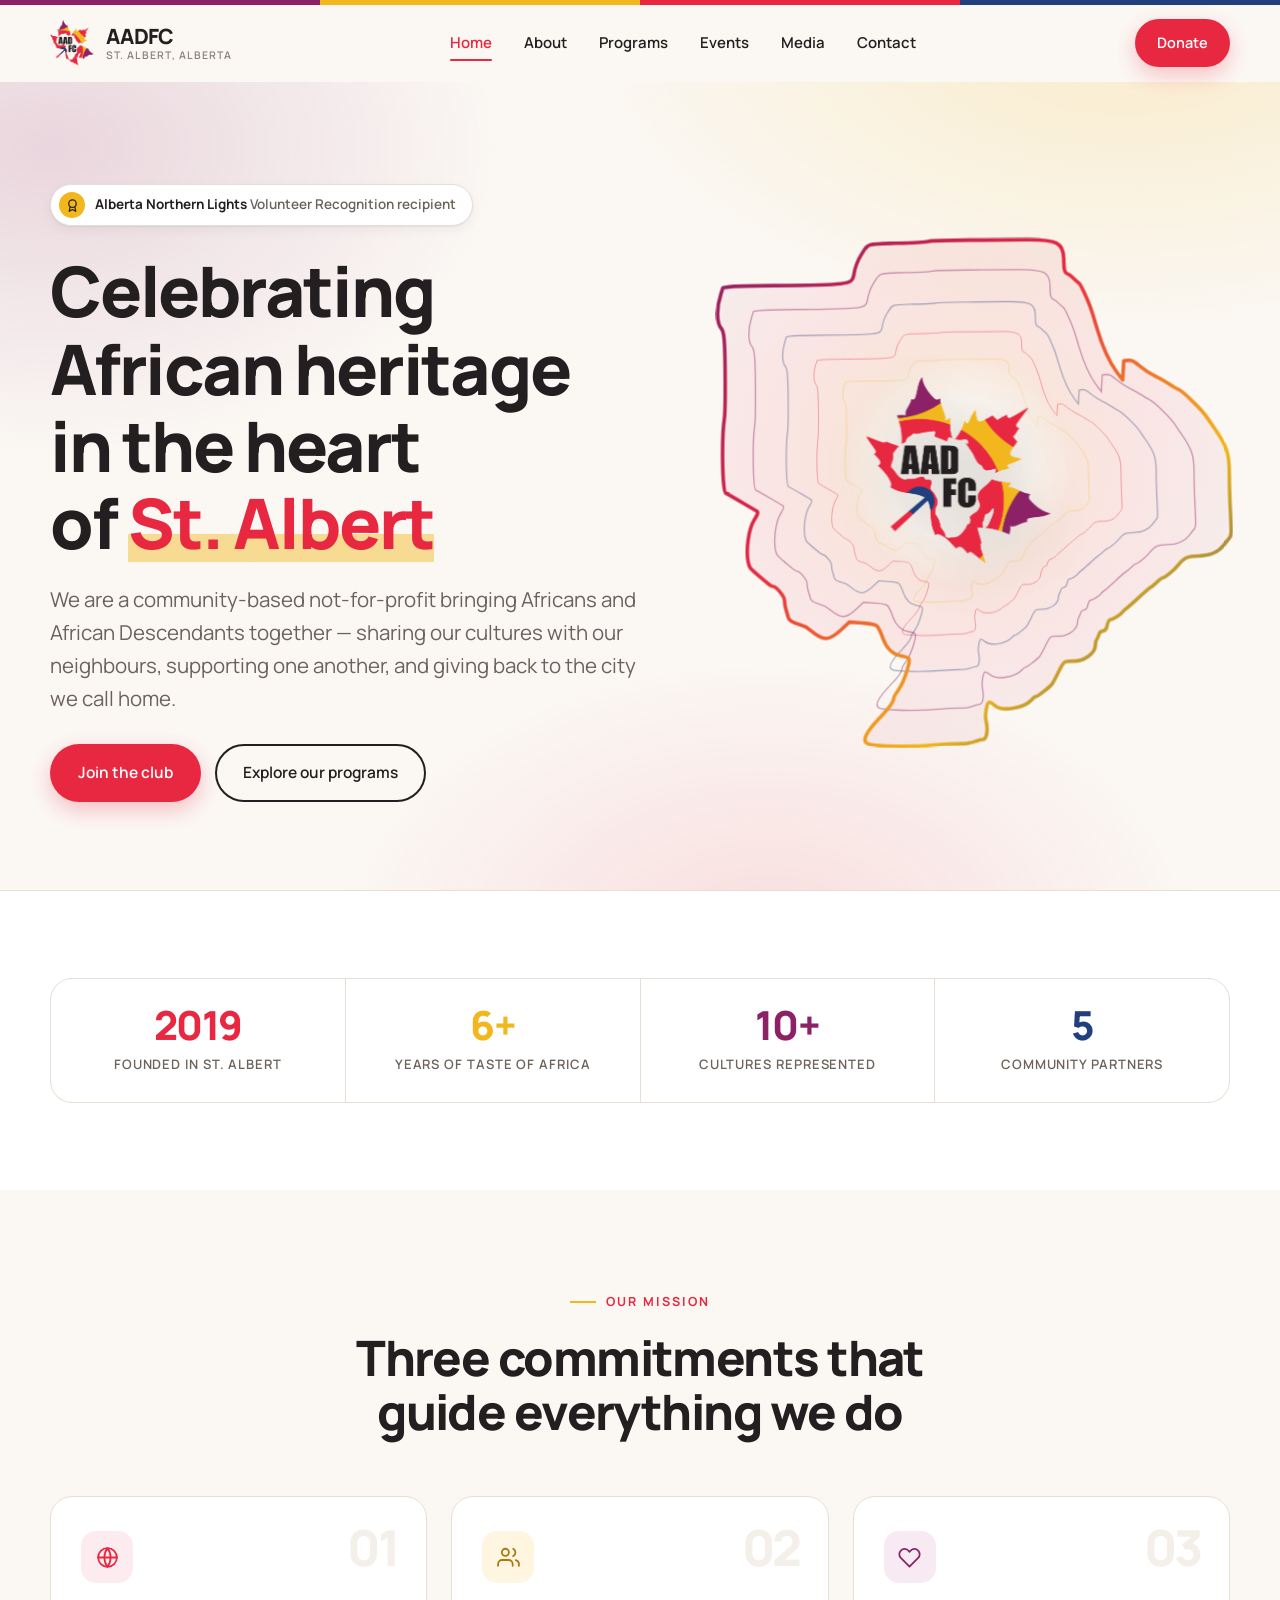
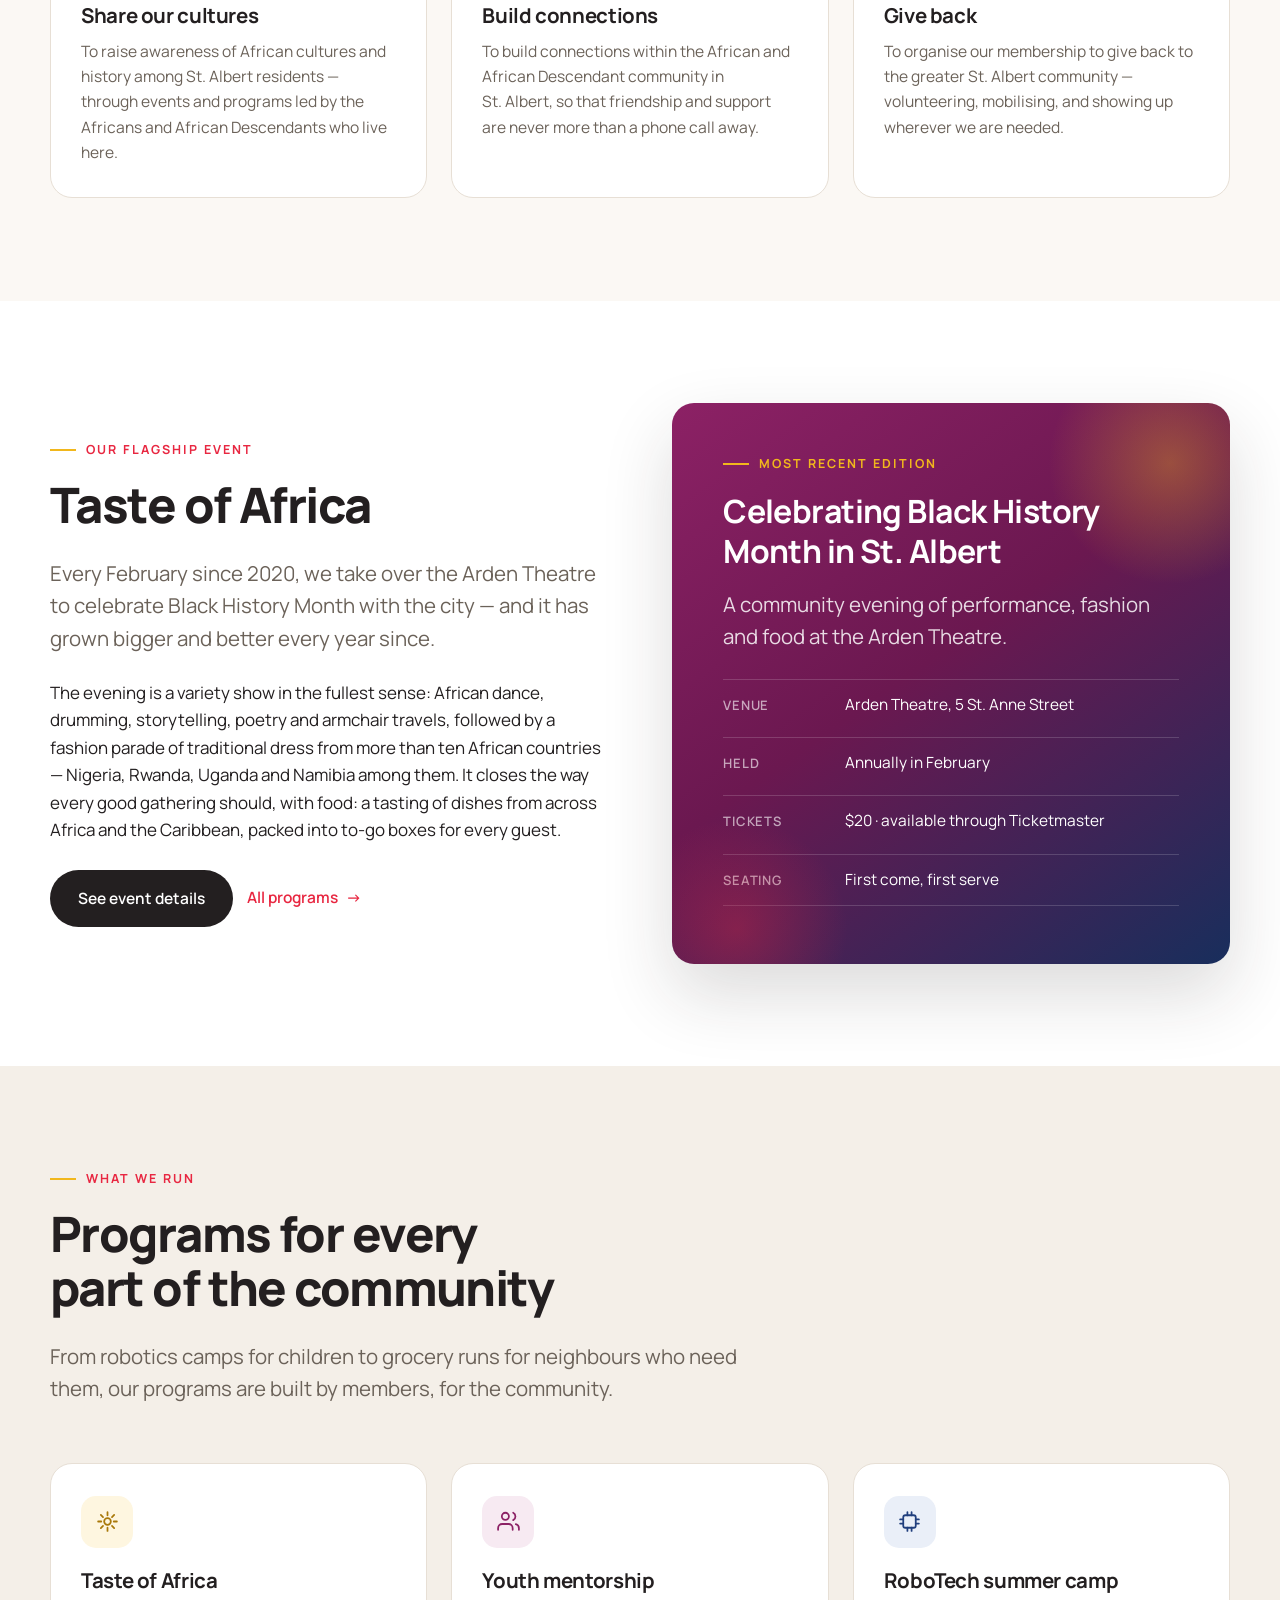
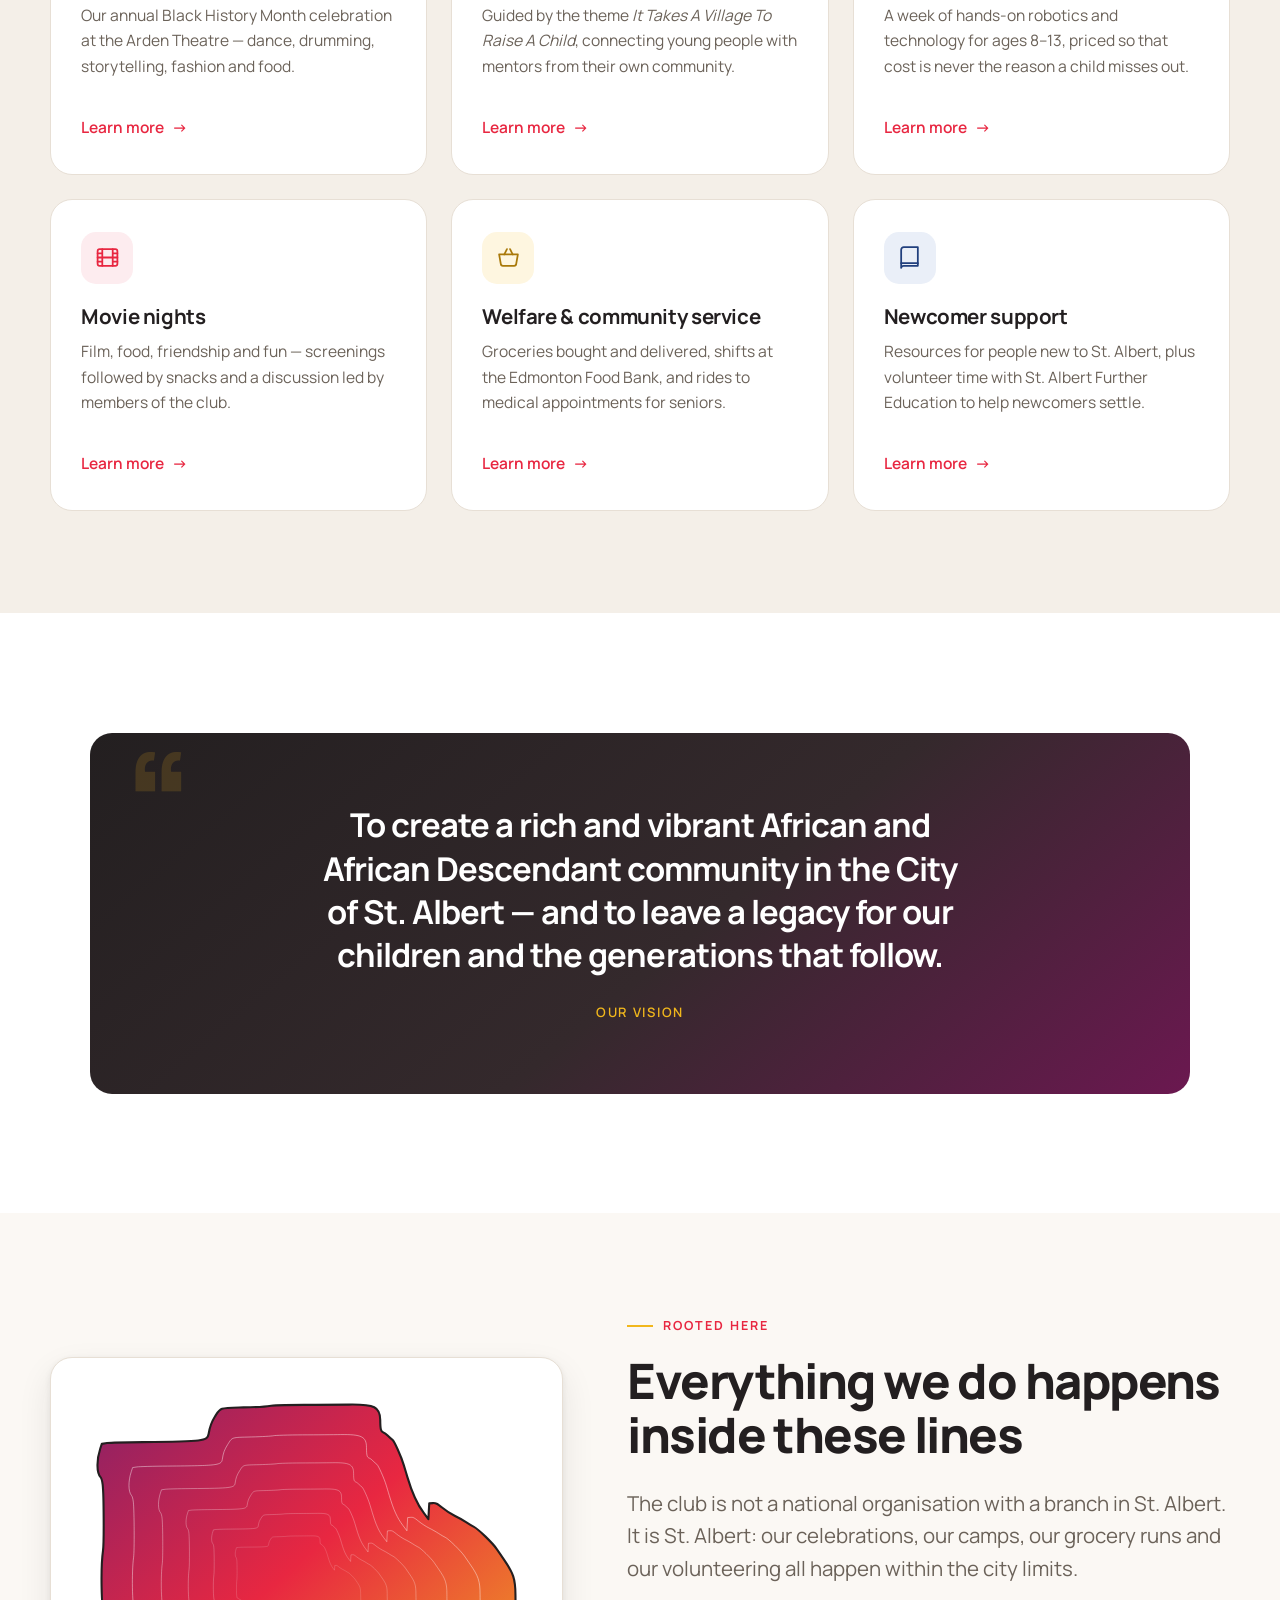
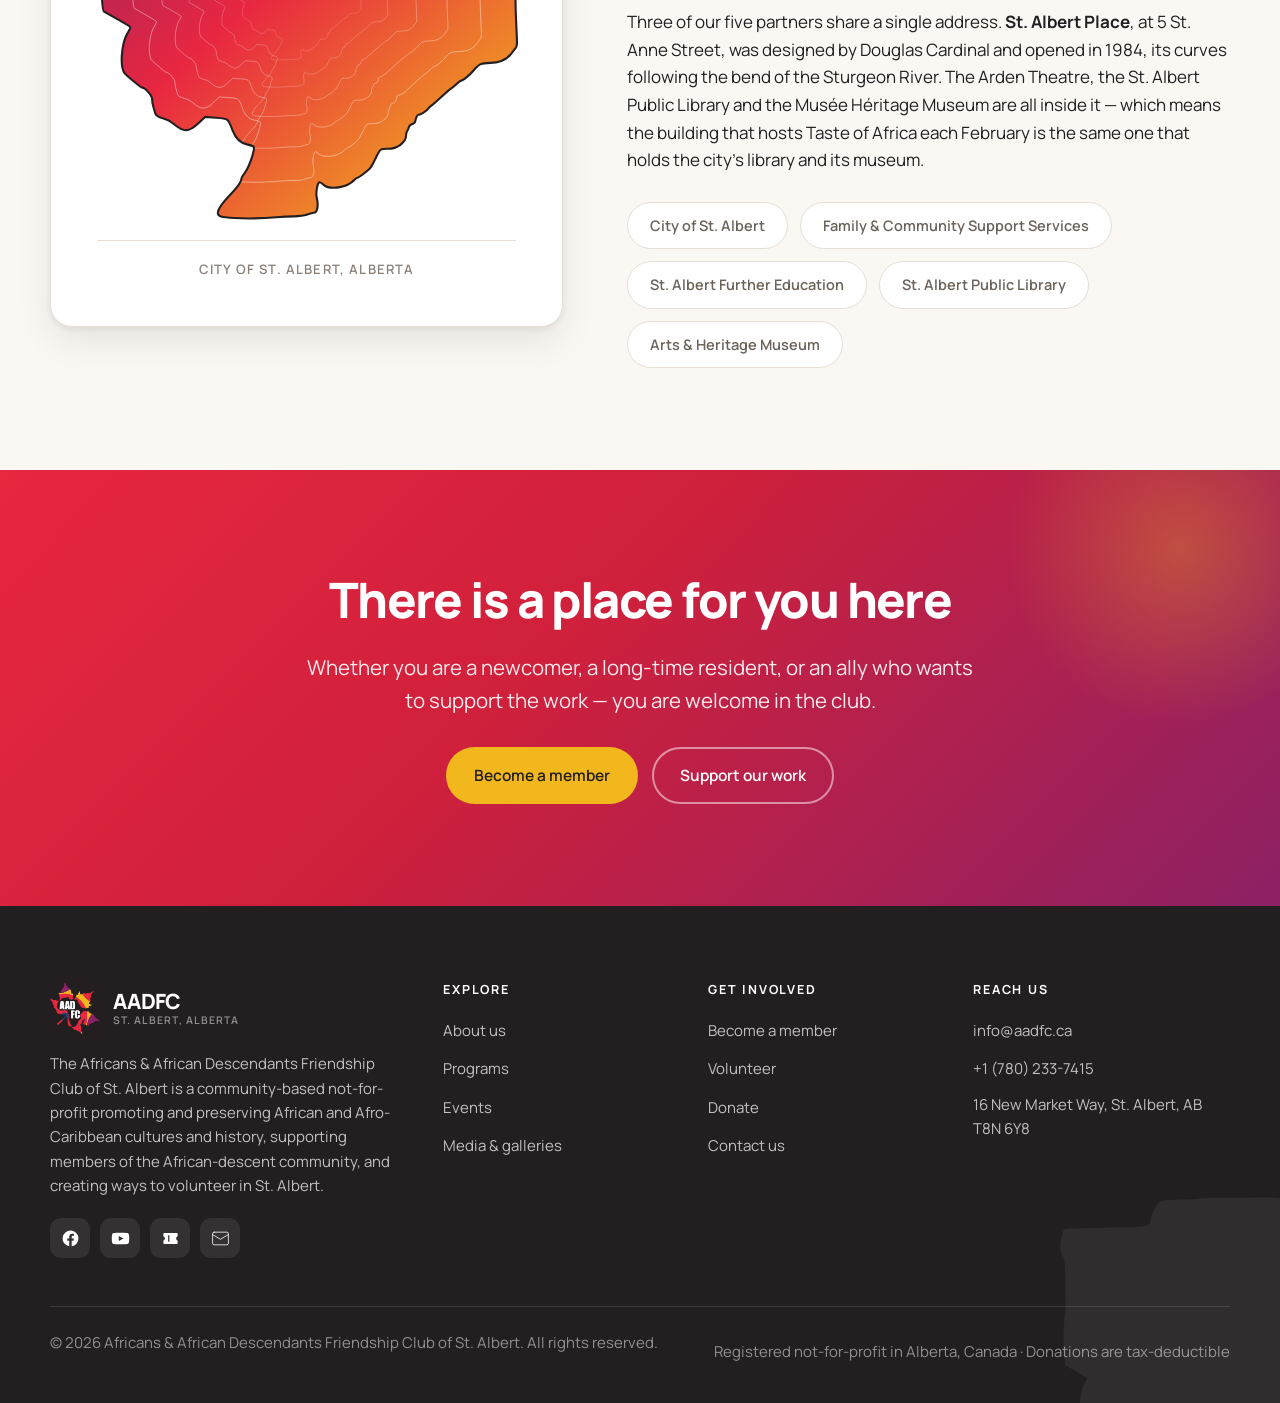
<file: index.html>
<!doctype html>
<html lang="en">
<head>
<meta charset="utf-8">
<meta name="viewport" content="width=device-width, initial-scale=1">
<title>AADFC — Africans & African Descendants Friendship Club of St. Albert</title>
<meta name="description" content="A community-based not-for-profit in St. Albert, Alberta celebrating African and Afro-Caribbean culture, supporting the African-descent community and volunteering across the city. Founded 2019.">
<link rel="canonical" href="https://aadfc.ca/">

<meta property="og:type" content="website">
<meta property="og:site_name" content="AADFC">
<meta property="og:title" content="AADFC — Africans & African Descendants Friendship Club of St. Albert">
<meta property="og:description" content="A community-based not-for-profit in St. Albert, Alberta celebrating African and Afro-Caribbean culture, supporting the African-descent community and volunteering across the city. Founded 2019.">
<meta property="og:url" content="https://aadfc.ca/">
<meta property="og:image" content="https://aadfc.ca/assets/img/og-image.png">
<meta name="twitter:card" content="summary_large_image">

<meta name="theme-color" content="#E82741">
<link rel="icon" href="assets/img/favicon.ico" sizes="any">
<link rel="icon" type="image/png" href="assets/img/icon-32.png" sizes="32x32">
<link rel="apple-touch-icon" href="assets/img/icon-180.png">
<link rel="manifest" href="site.webmanifest">

<link rel="preconnect" href="https://fonts.googleapis.com">
<link rel="preconnect" href="https://fonts.gstatic.com" crossorigin>
<link href="https://fonts.googleapis.com/css2?family=Manrope:wght@200..800&display=swap" rel="stylesheet">
<link rel="stylesheet" href="css/style.css">
<script>document.documentElement.classList.add('js');</script>
<script type="application/ld+json">
{
  "@context": "https://schema.org",
  "@type": "NGO",
  "name": "Africans & African Descendants Friendship Club of St. Albert",
  "alternateName": "AADFC",
  "url": "https://aadfc.ca/",
  "logo": "https://aadfc.ca/assets/img/logo.png",
  "foundingDate": "2019",
  "founder": { "@type": "Person", "name": "Helen Agbonison" },
  "email": "info@aadfc.ca",
  "telephone": "+1-780-233-7415",
  "address": {
    "@type": "PostalAddress",
    "streetAddress": "16 New Market Way",
    "addressLocality": "St. Albert",
    "addressRegion": "AB",
    "postalCode": "T8N 6Y8",
    "addressCountry": "CA"
  },
  "sameAs": [
    "https://www.facebook.com/Africans.and.African.Descents.in.St.Albert/",
    "https://www.youtube.com/@aadfc"
  ]
}
</script>
</head>
<body>
<a class="skip-link" href="#main">Skip to content</a>
<div class="stripe" aria-hidden="true"><span></span><span></span><span></span><span></span></div>
<header class="site-header">
  <div class="wrap header-inner">
    <a class="brand" href="index.html">
      <img src="assets/img/logo.png" alt="" width="44" height="45">
      <span class="brand-text">
        <span class="brand-name">AADFC</span>
        <span class="brand-sub">St. Albert, Alberta</span>
      </span>
    </a>

    <nav class="nav" id="primary-nav" aria-label="Primary">
      <a href="index.html" aria-current="page">Home</a>
      <a href="about.html">About</a>
      <a href="programs.html">Programs</a>
      <a href="events.html">Events</a>
      <a href="media.html">Media</a>
      <a href="contact.html">Contact</a>
      <a class="btn btn--primary btn--sm" href="donate.html">Donate</a>
    </nav>

    <div class="header-cta">
      <a class="btn btn--primary btn--sm" href="donate.html">Donate</a>
      <button class="nav-toggle" type="button" aria-expanded="false"
              aria-controls="primary-nav" aria-label="Menu"><span></span></button>
    </div>
  </div>
</header>
<main id="main">

<!-- ================================================== hero -->
<section class="hero">
  <div class="wrap hero-grid">
    <div>
      <p class="hero-badge">
        <span class="dot" aria-hidden="true"><svg viewBox="0 0 24 24" fill="none" stroke="currentColor" stroke-linecap="round" stroke-linejoin="round"><circle cx="12" cy="9" r="6"/><path d="m8.2 14.3-1.4 7L12 18.5l5.2 2.8-1.4-7"/></svg></span>
        <span><b>Alberta Northern Lights</b> Volunteer Recognition recipient</span>
      </p>
      <h1 class="h-xl">Celebrating African heritage in the heart of <em>St.&nbsp;Albert</em></h1>
      <p class="lede">
        We are a community-based not-for-profit bringing Africans and African
        Descendants together — sharing our cultures with our neighbours, supporting
        one another, and giving back to the city we call home.
      </p>
      <div class="btn-row">
        <a class="btn btn--primary" href="contact.html">Join the club</a>
        <a class="btn btn--outline" href="programs.html">Explore our programs</a>
      </div>
    </div>

    <div class="hero-map">
      <svg class="hero-map__svg" viewBox="0 0 1000 987.5" aria-hidden="true" focusable="false">
        <defs>
          <path id="sa-hero" d="M327.8 987.4C294.5 985.7 288.1 983.8 288.1 975.5C288.1 967.5 300.2 949.9 319.4 930.1C333.8 915.1 344.5 899.5 344.5 893.2C344.5 891.9 347.9 886.2 352.0 880.4C361.0 867.9 364.2 860.6 370.8 837.9C377.1 816.3 376.7 815.4 359.1 812.3C341.7 809.2 330.9 799.1 323.6 779.1C312.7 749.4 313.8 750.2 282.9 748.0L257.8 746.2L241.9 761.2C218.2 783.5 207.6 783.6 181.4 761.8C175.4 756.7 167.5 752.6 160.3 750.8C145.5 746.9 140.0 743.4 138.6 737.0C138.0 734.1 136.1 727.6 134.5 722.5C132.9 717.4 131.5 709.3 131.5 704.5C131.5 695.7 115.3 676.4 107.9 676.4C105.5 676.4 103.4 674.8 83.7 658.1C62.6 640.2 62.7 640.3 60.5 628.5C56.0 604.1 61.6 565.1 72.0 548.1C78.7 537.1 80.4 532.8 78.6 531.1C76.7 529.4 32.4 503.5 16.7 495.0C10.3 491.5 8.6 389.7 14.3 349.7C16.8 331.7 16.3 219.0 13.6 193.1C12.6 184.0 10.6 176.9 8.4 174.3C-1.1 163.6 -1.3 133.5 7.8 106.2L11.5 95.0L24.0 93.2C30.9 92.2 69.9 91.1 110.6 90.8C254.1 89.6 263.6 88.4 266.1 71.6C268.8 53.4 272.1 44.3 281.3 29.8C295.1 8.1 290.1 9.7 349.4 8.1C378.3 7.4 406.1 5.8 411.3 4.6C416.5 3.5 453.4 2.4 493.7 2.2C533.9 2.1 582.3 1.7 601.3 1.4C661.9 0.5 675.3 7.1 675.4 38.3C675.5 60.2 677.0 66.0 682.9 67.9C685.2 68.6 690.1 72.2 693.7 75.9C697.4 79.6 702.4 84.0 704.7 85.6C709.0 88.7 725.4 125.2 731.4 145.1C733.2 150.8 737.1 164.0 740.2 174.3C752.5 215.7 762.4 237.5 779.2 259.9L790.2 274.5L791.2 255.7L792.3 237.0L800.7 236.3C808.1 235.8 810.6 237.0 823.6 247.5C831.6 254.0 844.8 262.6 852.8 266.6C860.9 270.5 873.1 277.5 880.0 281.9C886.8 286.4 895.4 291.4 898.9 293.0C908.1 297.2 943.5 331.6 953.3 345.9C957.9 352.6 964.9 362.7 968.9 368.5C993.3 403.5 997.9 417.4 997.9 456.2C997.9 473.4 998.9 507.6 1000.1 532.2C1002.2 574.2 1002.1 577.2 998.6 581.6C996.5 584.2 991.5 590.6 987.5 595.8C976.1 610.7 962.0 616.8 937.6 617.3C915.5 617.7 910.0 620.3 897.3 636.1C890.2 645.0 872.1 659.7 868.4 659.7C867.2 659.7 862.3 663.3 857.5 667.7C852.6 672.1 846.6 677.1 844.0 678.8C841.5 680.5 830.7 689.9 820.2 699.5C809.7 709.2 799.1 718.5 796.6 720.1C794.2 721.8 791.0 724.9 789.5 727.0C785.9 731.9 771.4 741.1 767.2 741.1C763.9 741.1 761.1 746.2 759.0 756.3C758.0 760.7 756.2 762.4 751.5 763.4C747.0 764.3 744.9 766.2 743.9 770.1C743.2 773.1 741.3 777.4 739.8 779.7C738.2 782.0 737.0 786.9 737.0 790.7C737.0 806.8 715.3 822.6 693.6 822.2C675.3 821.9 675.7 821.6 665.1 843.4C660.2 853.4 654.6 863.8 652.7 866.5C648.5 872.6 624.4 891.4 620.9 891.4C619.5 891.4 616.2 893.8 613.5 896.8C596.8 914.8 555.9 921.2 540.6 908.2C529.5 898.7 527.4 899.7 524.5 916.0C522.7 925.7 522.6 932.7 524.0 938.4C528.6 957.7 525.3 974.9 516.9 974.9C515.0 974.9 508.1 976.8 501.6 979.1C492.9 982.2 484.4 983.3 469.6 983.3C458.6 983.3 439.8 984.2 427.8 985.3C394.5 988.3 358.9 989.1 327.8 987.4Z"/>
          <linearGradient id="mapStroke" x1="0" y1="0" x2="1" y2="1">
            <stop offset="0" stop-color="#8C2165"/>
            <stop offset=".36" stop-color="#E82741"/>
            <stop offset=".7" stop-color="#F1B71C"/>
            <stop offset="1" stop-color="#213F7D"/>
          </linearGradient>
          <radialGradient id="logoHalo" cx=".5" cy=".5" r=".5">
            <stop offset="0" stop-color="#FBF8F4" stop-opacity=".97"/>
            <stop offset=".62" stop-color="#FBF8F4" stop-opacity=".82"/>
            <stop offset="1" stop-color="#FBF8F4" stop-opacity="0"/>
          </radialGradient>
          <radialGradient id="mapWash" cx=".46" cy=".43" r=".68">
            <stop offset="0" stop-color="#F1B71C" stop-opacity=".18"/>
            <stop offset=".55" stop-color="#E82741" stop-opacity=".09"/>
            <stop offset="1" stop-color="#8C2165" stop-opacity=".03"/>
          </radialGradient>
        </defs>
        <use href="#sa-hero" class="map-wash"/>
      <use href="#sa-hero" class="contour contour--1" transform="translate(470.4 448.6) scale(0.87) translate(-470.4 -448.6)"/>
      <use href="#sa-hero" class="contour contour--2" transform="translate(470.4 448.6) scale(0.73) translate(-470.4 -448.6)"/>
      <use href="#sa-hero" class="contour contour--3" transform="translate(470.4 448.6) scale(0.6) translate(-470.4 -448.6)"/>
      <use href="#sa-hero" class="contour contour--4" transform="translate(470.4 448.6) scale(0.48) translate(-470.4 -448.6)"/>
        <circle cx="470.4" cy="448.6" r="228" fill="url(#logoHalo)"/>
        <use href="#sa-hero" class="map-outline"/>
      </svg>
      <img class="hero-map__logo" src="assets/img/logo.png" width="180" height="186"
           fetchpriority="high"
           alt="AADFC logo: a maple leaf in red, gold and plum with the letters AAD FC at its centre">
    </div>
  </div>
</section>

<!-- ================================================== stats -->
<section class="section section--tight section--white">
  <div class="wrap">
    <dl class="stats reveal">
      <div class="stat"><dt>2019</dt><dd>Founded in St.&nbsp;Albert</dd></div>
      <div class="stat"><dt>6+</dt><dd>Years of Taste of Africa</dd></div>
      <div class="stat"><dt>10+</dt><dd>Cultures represented</dd></div>
      <div class="stat"><dt>5</dt><dd>Community partners</dd></div>
    </dl>
  </div>
</section>

<!-- ================================================== mission -->
<section class="section section--paper">
  <div class="wrap">
    <div class="section-head section-head--center">
      <p class="eyebrow eyebrow--center">Our mission</p>
      <h2 class="h-lg">Three commitments that guide everything we do</h2>
    </div>

    <div class="grid grid-3">
      <article class="card pillar reveal" data-num="01">
        <div class="card-icon"><svg viewBox="0 0 24 24" fill="none" stroke="currentColor" stroke-linecap="round" stroke-linejoin="round"><circle cx="12" cy="12" r="9"/><path d="M3 12h18M12 3a15 15 0 0 1 0 18a15 15 0 0 1 0-18Z"/></svg></div>
        <h3>Share our cultures</h3>
        <p>
          To raise awareness of African cultures and history among St.&nbsp;Albert
          residents — through events and programs led by the Africans and African
          Descendants who live here.
        </p>
      </article>

      <article class="card pillar reveal" data-num="02">
        <div class="card-icon card-icon--gold"><svg viewBox="0 0 24 24" fill="none" stroke="currentColor" stroke-linecap="round" stroke-linejoin="round"><path d="M16 20v-1.6a4 4 0 0 0-4-4H6a4 4 0 0 0-4 4V20"/><circle cx="9" cy="7" r="3.4"/><path d="M22 20v-1.6a4 4 0 0 0-3-3.9"/><path d="M16.5 3.6a4 4 0 0 1 0 7.1"/></svg></div>
        <h3>Build connections</h3>
        <p>
          To build connections within the African and African Descendant community
          in St.&nbsp;Albert, so that friendship and support are never more than a
          phone call away.
        </p>
      </article>

      <article class="card pillar reveal" data-num="03">
        <div class="card-icon card-icon--plum"><svg viewBox="0 0 24 24" fill="none" stroke="currentColor" stroke-linecap="round" stroke-linejoin="round"><path d="M20.3 5.3a5 5 0 0 0-7.1 0L12 6.6l-1.2-1.3a5 5 0 1 0-7.1 7.1l8.3 8.3 8.3-8.3a5 5 0 0 0 0-7.1Z"/></svg></div>
        <h3>Give back</h3>
        <p>
          To organise our membership to give back to the greater St.&nbsp;Albert
          community — volunteering, mobilising, and showing up wherever we are
          needed.
        </p>
      </article>
    </div>
  </div>
</section>

<!-- ================================================== flagship -->
<section class="section section--white">
  <div class="wrap feature">
    <div>
      <p class="eyebrow">Our flagship event</p>
      <h2 class="h-lg">Taste of&nbsp;Africa</h2>
      <p class="lede">
        Every February since 2020, we take over the Arden Theatre to celebrate
        Black History Month with the city — and it has grown bigger and better
        every year since.
      </p>
      <p>
        The evening is a variety show in the fullest sense: African dance, drumming,
        storytelling, poetry and armchair travels, followed by a fashion parade of
        traditional dress from more than ten African countries — Nigeria, Rwanda,
        Uganda and Namibia among them. It closes the way every good gathering
        should, with food: a tasting of dishes from across Africa and the Caribbean,
        packed into to-go boxes for every guest.
      </p>
      <div class="btn-row" style="margin-top:26px">
        <a class="btn btn--dark" href="events.html">See event details</a>
        <a class="arrow-link" href="programs.html">All programs <span aria-hidden="true">&rarr;</span></a>
      </div>
    </div>

    <div class="feature-media">
      <div class="feature-panel reveal">
        <p class="eyebrow eyebrow--light">Most recent edition</p>
        <h3 class="h-md">Celebrating Black History Month in St.&nbsp;Albert</h3>
        <p class="lede">
          A community evening of performance, fashion and food at the Arden Theatre.
        </p>
        <ul class="detail-list">
          <li><span class="k">Venue</span><span class="v">Arden Theatre, 5 St. Anne Street</span></li>
          <li><span class="k">Held</span><span class="v">Annually in February</span></li>
          <li><span class="k">Tickets</span><span class="v">$20 &middot; available through Ticketmaster</span></li>
          <li><span class="k">Seating</span><span class="v">First come, first serve</span></li>
        </ul>
      </div>
    </div>
  </div>
</section>

<!-- ================================================== programs -->
<section class="section section--sand">
  <div class="wrap">
    <div class="section-head">
      <p class="eyebrow">What we run</p>
      <h2 class="h-lg">Programs for every part of the community</h2>
      <p class="lede">
        From robotics camps for children to grocery runs for neighbours who need
        them, our programs are built by members, for the community.
      </p>
    </div>

    <div class="grid grid-3">
      <article class="card reveal">
        <div class="card-icon card-icon--gold"><svg viewBox="0 0 24 24" fill="none" stroke="currentColor" stroke-linecap="round" stroke-linejoin="round"><path d="M12 3v3m0 12v3M5.6 5.6l2.1 2.1m8.6 8.6 2.1 2.1M3 12h3m12 0h3M5.6 18.4l2.1-2.1m8.6-8.6 2.1-2.1"/><circle cx="12" cy="12" r="3.2"/></svg></div>
        <h3>Taste of Africa</h3>
        <p>Our annual Black History Month celebration at the Arden Theatre — dance, drumming, storytelling, fashion and food.</p>
        <a class="arrow-link" href="programs.html#taste-of-africa">Learn more <span aria-hidden="true">&rarr;</span></a>
      </article>

      <article class="card reveal">
        <div class="card-icon card-icon--plum"><svg viewBox="0 0 24 24" fill="none" stroke="currentColor" stroke-linecap="round" stroke-linejoin="round"><path d="M16 20v-1.6a4 4 0 0 0-4-4H6a4 4 0 0 0-4 4V20"/><circle cx="9" cy="7" r="3.4"/><path d="M22 20v-1.6a4 4 0 0 0-3-3.9"/><path d="M16.5 3.6a4 4 0 0 1 0 7.1"/></svg></div>
        <h3>Youth mentorship</h3>
        <p>Guided by the theme <em>It Takes A Village To Raise A Child</em>, connecting young people with mentors from their own community.</p>
        <a class="arrow-link" href="programs.html#youth">Learn more <span aria-hidden="true">&rarr;</span></a>
      </article>

      <article class="card reveal">
        <div class="card-icon card-icon--navy"><svg viewBox="0 0 24 24" fill="none" stroke="currentColor" stroke-linecap="round" stroke-linejoin="round"><rect x="6" y="6" width="12" height="12" rx="2"/><path d="M10 3v3m4-3v3m-4 12v3m4-3v3M3 10h3m-3 4h3m12-4h3m-3 4h3"/></svg></div>
        <h3>RoboTech summer camp</h3>
        <p>A week of hands-on robotics and technology for ages 8&ndash;13, priced so that cost is never the reason a child misses out.</p>
        <a class="arrow-link" href="programs.html#robotech">Learn more <span aria-hidden="true">&rarr;</span></a>
      </article>

      <article class="card reveal">
        <div class="card-icon"><svg viewBox="0 0 24 24" fill="none" stroke="currentColor" stroke-linecap="round" stroke-linejoin="round"><rect x="2.5" y="4" width="19" height="16" rx="2"/><path d="M7 4v16m10-16v16M2.5 12h19M2.5 8h4.5m10 0h4.5M2.5 16h4.5m10 0h4.5"/></svg></div>
        <h3>Movie nights</h3>
        <p>Film, food, friendship and fun — screenings followed by snacks and a discussion led by members of the club.</p>
        <a class="arrow-link" href="programs.html#movie-night">Learn more <span aria-hidden="true">&rarr;</span></a>
      </article>

      <article class="card reveal">
        <div class="card-icon card-icon--gold"><svg viewBox="0 0 24 24" fill="none" stroke="currentColor" stroke-linecap="round" stroke-linejoin="round"><path d="M3 9h18l-1.6 9.2a2 2 0 0 1-2 1.8H6.6a2 2 0 0 1-2-1.8L3 9Z"/><path d="m8 9 2.5-5M16 9l-2.5-5"/></svg></div>
        <h3>Welfare &amp; community service</h3>
        <p>Groceries bought and delivered, shifts at the Edmonton Food Bank, and rides to medical appointments for seniors.</p>
        <a class="arrow-link" href="programs.html#welfare">Learn more <span aria-hidden="true">&rarr;</span></a>
      </article>

      <article class="card reveal">
        <div class="card-icon card-icon--navy"><svg viewBox="0 0 24 24" fill="none" stroke="currentColor" stroke-linecap="round" stroke-linejoin="round"><path d="M4 4.5A2.5 2.5 0 0 1 6.5 2H20v18H6.5A2.5 2.5 0 0 0 4 22V4.5Z"/><path d="M4 17.5h16"/></svg></div>
        <h3>Newcomer support</h3>
        <p>Resources for people new to St.&nbsp;Albert, plus volunteer time with St.&nbsp;Albert Further Education to help newcomers settle.</p>
        <a class="arrow-link" href="programs.html#newcomers">Learn more <span aria-hidden="true">&rarr;</span></a>
      </article>
    </div>
  </div>
</section>

<!-- ================================================== vision -->
<section class="section section--white">
  <div class="wrap">
    <figure class="quote reveal">
      <blockquote class="is-wide">
        To create a rich and vibrant African and African Descendant community in
        the City of St.&nbsp;Albert — and to leave a legacy for our children and
        the generations that follow.
      </blockquote>
      <figcaption>Our vision</figcaption>
    </figure>
  </div>
</section>

<!-- ================================================== rooted -->
<section class="section section--paper">
  <div class="wrap rooted">
    <div class="topo-frame reveal">
      <svg class="topo" viewBox="0 0 1000 987.5" role="img"
           aria-label="Outline of the City of St. Albert, drawn as nested contour rings">
        <title>The City of St. Albert</title>
        <defs>
          <path id="sa-topo" d="M327.8 987.4C294.5 985.7 288.1 983.8 288.1 975.5C288.1 967.5 300.2 949.9 319.4 930.1C333.8 915.1 344.5 899.5 344.5 893.2C344.5 891.9 347.9 886.2 352.0 880.4C361.0 867.9 364.2 860.6 370.8 837.9C377.1 816.3 376.7 815.4 359.1 812.3C341.7 809.2 330.9 799.1 323.6 779.1C312.7 749.4 313.8 750.2 282.9 748.0L257.8 746.2L241.9 761.2C218.2 783.5 207.6 783.6 181.4 761.8C175.4 756.7 167.5 752.6 160.3 750.8C145.5 746.9 140.0 743.4 138.6 737.0C138.0 734.1 136.1 727.6 134.5 722.5C132.9 717.4 131.5 709.3 131.5 704.5C131.5 695.7 115.3 676.4 107.9 676.4C105.5 676.4 103.4 674.8 83.7 658.1C62.6 640.2 62.7 640.3 60.5 628.5C56.0 604.1 61.6 565.1 72.0 548.1C78.7 537.1 80.4 532.8 78.6 531.1C76.7 529.4 32.4 503.5 16.7 495.0C10.3 491.5 8.6 389.7 14.3 349.7C16.8 331.7 16.3 219.0 13.6 193.1C12.6 184.0 10.6 176.9 8.4 174.3C-1.1 163.6 -1.3 133.5 7.8 106.2L11.5 95.0L24.0 93.2C30.9 92.2 69.9 91.1 110.6 90.8C254.1 89.6 263.6 88.4 266.1 71.6C268.8 53.4 272.1 44.3 281.3 29.8C295.1 8.1 290.1 9.7 349.4 8.1C378.3 7.4 406.1 5.8 411.3 4.6C416.5 3.5 453.4 2.4 493.7 2.2C533.9 2.1 582.3 1.7 601.3 1.4C661.9 0.5 675.3 7.1 675.4 38.3C675.5 60.2 677.0 66.0 682.9 67.9C685.2 68.6 690.1 72.2 693.7 75.9C697.4 79.6 702.4 84.0 704.7 85.6C709.0 88.7 725.4 125.2 731.4 145.1C733.2 150.8 737.1 164.0 740.2 174.3C752.5 215.7 762.4 237.5 779.2 259.9L790.2 274.5L791.2 255.7L792.3 237.0L800.7 236.3C808.1 235.8 810.6 237.0 823.6 247.5C831.6 254.0 844.8 262.6 852.8 266.6C860.9 270.5 873.1 277.5 880.0 281.9C886.8 286.4 895.4 291.4 898.9 293.0C908.1 297.2 943.5 331.6 953.3 345.9C957.9 352.6 964.9 362.7 968.9 368.5C993.3 403.5 997.9 417.4 997.9 456.2C997.9 473.4 998.9 507.6 1000.1 532.2C1002.2 574.2 1002.1 577.2 998.6 581.6C996.5 584.2 991.5 590.6 987.5 595.8C976.1 610.7 962.0 616.8 937.6 617.3C915.5 617.7 910.0 620.3 897.3 636.1C890.2 645.0 872.1 659.7 868.4 659.7C867.2 659.7 862.3 663.3 857.5 667.7C852.6 672.1 846.6 677.1 844.0 678.8C841.5 680.5 830.7 689.9 820.2 699.5C809.7 709.2 799.1 718.5 796.6 720.1C794.2 721.8 791.0 724.9 789.5 727.0C785.9 731.9 771.4 741.1 767.2 741.1C763.9 741.1 761.1 746.2 759.0 756.3C758.0 760.7 756.2 762.4 751.5 763.4C747.0 764.3 744.9 766.2 743.9 770.1C743.2 773.1 741.3 777.4 739.8 779.7C738.2 782.0 737.0 786.9 737.0 790.7C737.0 806.8 715.3 822.6 693.6 822.2C675.3 821.9 675.7 821.6 665.1 843.4C660.2 853.4 654.6 863.8 652.7 866.5C648.5 872.6 624.4 891.4 620.9 891.4C619.5 891.4 616.2 893.8 613.5 896.8C596.8 914.8 555.9 921.2 540.6 908.2C529.5 898.7 527.4 899.7 524.5 916.0C522.7 925.7 522.6 932.7 524.0 938.4C528.6 957.7 525.3 974.9 516.9 974.9C515.0 974.9 508.1 976.8 501.6 979.1C492.9 982.2 484.4 983.3 469.6 983.3C458.6 983.3 439.8 984.2 427.8 985.3C394.5 988.3 358.9 989.1 327.8 987.4Z"/>
          <linearGradient id="topoFill" x1="0" y1="0" x2=".9" y2="1">
            <stop offset="0" stop-color="#8C2165"/>
            <stop offset=".45" stop-color="#E82741"/>
            <stop offset="1" stop-color="#F1B71C"/>
          </linearGradient>
        </defs>
        <use href="#sa-topo" class="topo__fill"/>
      <use href="#sa-topo" class="topo__ring" transform="translate(470.4 448.6) scale(0.84) translate(-470.4 -448.6)"/>
      <use href="#sa-topo" class="topo__ring" transform="translate(470.4 448.6) scale(0.69) translate(-470.4 -448.6)"/>
      <use href="#sa-topo" class="topo__ring" transform="translate(470.4 448.6) scale(0.55) translate(-470.4 -448.6)"/>
      <use href="#sa-topo" class="topo__ring" transform="translate(470.4 448.6) scale(0.42) translate(-470.4 -448.6)"/>
      <use href="#sa-topo" class="topo__ring" transform="translate(470.4 448.6) scale(0.3) translate(-470.4 -448.6)"/>
        <use href="#sa-topo" class="topo__edge"/>
      </svg>
      <p class="topo-caption">City of St.&nbsp;Albert, Alberta</p>
    </div>

    <div>
      <p class="eyebrow">Rooted here</p>
      <h2 class="h-lg">Everything we do happens inside these lines</h2>
      <p class="lede">
        The club is not a national organisation with a branch in St.&nbsp;Albert.
        It is St.&nbsp;Albert: our celebrations, our camps, our grocery runs and
        our volunteering all happen within the city limits.
      </p>
      <p>
        Three of our five partners share a single address. <strong>St.&nbsp;Albert
        Place</strong>, at 5 St. Anne Street, was designed by Douglas Cardinal and
        opened in 1984, its curves following the bend of the Sturgeon River. The
        Arden Theatre, the St.&nbsp;Albert Public Library and the Mus&eacute;e
        H&eacute;ritage Museum are all inside it &mdash; which means the building
        that hosts Taste of Africa each February is the same one that holds the
        city's library and its museum.
      </p>

      <div class="partners partners--left reveal" style="margin-top:28px">
        <span class="partner">City of St. Albert</span>
        <span class="partner">Family &amp; Community Support Services</span>
        <span class="partner">St. Albert Further Education</span>
        <span class="partner">St. Albert Public Library</span>
        <span class="partner">Arts &amp; Heritage Museum</span>
      </div>
    </div>
  </div>
</section>

<section class="section cta-band">
  <div class="wrap text-center">
    <h2 class="h-lg reveal">There is a place for you here</h2>
    <p class="lede reveal" style="color:rgba(255,255,255,.9);max-width:56ch;margin-inline:auto">
      Whether you are a newcomer, a long-time resident, or an ally who wants to
      support the work — you are welcome in the club.
    </p>
    <div class="btn-row btn-row--center reveal" style="margin-top:30px">
      <a class="btn btn--gold" href="contact.html">Become a member</a>
      <a class="btn btn--ghost-light" href="donate.html">Support our work</a>
    </div>
  </div>
</section>

</main>
<footer class="site-footer">
  <div class="wrap">
    <div class="footer-grid">
      <div>
        <a class="footer-brand" href="index.html">
          <img src="assets/img/logo-light.png" alt="" width="50" height="52">
          <span class="brand-text">
            <span class="brand-name">AADFC</span>
            <span class="brand-sub">St. Albert, Alberta</span>
          </span>
        </a>
        <p>
          The Africans &amp; African Descendants Friendship Club of St. Albert is a community-based not-for-profit promoting and preserving
          African and Afro-Caribbean cultures and history, supporting members of
          the African-descent community, and creating ways to volunteer in St.&nbsp;Albert.
        </p>
        <div class="socials">
          <a href="https://www.facebook.com/Africans.and.African.Descents.in.St.Albert/" aria-label="AADFC on Facebook" rel="noopener" target="_blank"><svg viewBox="0 0 24 24" fill="currentColor"><path d="M22 12a10 10 0 1 0-11.6 9.9v-7H7.9V12h2.5V9.8c0-2.5 1.5-3.9 3.8-3.9 1.1 0 2.2.2 2.2.2v2.5h-1.3c-1.2 0-1.6.8-1.6 1.6V12h2.8l-.4 2.9h-2.4v7A10 10 0 0 0 22 12Z"/></svg></a>
          <a href="https://www.youtube.com/@aadfc" aria-label="AADFC on YouTube" rel="noopener" target="_blank"><svg viewBox="0 0 24 24" fill="currentColor"><path d="M23 12s0-3.4-.4-5a2.6 2.6 0 0 0-1.8-1.8C19.2 4.8 12 4.8 12 4.8s-7.2 0-8.8.4A2.6 2.6 0 0 0 1.4 7C1 8.6 1 12 1 12s0 3.4.4 5a2.6 2.6 0 0 0 1.8 1.8c1.6.4 8.8.4 8.8.4s7.2 0 8.8-.4A2.6 2.6 0 0 0 22.6 17c.4-1.6.4-5 .4-5ZM9.8 15.3V8.7l6 3.3-6 3.3Z"/></svg></a>
          <a href="https://www.eventbrite.ca/o/africans-amp-african-descendants-friendship-club-of-st-albert-32254563457" aria-label="AADFC on Eventbrite" rel="noopener" target="_blank"><svg viewBox="0 0 24 24" fill="currentColor"><path d="M4 5h16a1 1 0 0 1 1 1v3.2a3 3 0 0 0 0 5.6V18a1 1 0 0 1-1 1H4a1 1 0 0 1-1-1v-3.2a3 3 0 0 0 0-5.6V6a1 1 0 0 1 1-1Zm5 3v8h1.6V8H9Z"/></svg></a>
          <a href="mailto:info@aadfc.ca" aria-label="Email AADFC"><svg viewBox="0 0 24 24" fill="none" stroke="currentColor" stroke-linecap="round" stroke-linejoin="round"><rect x="2" y="4" width="20" height="16" rx="2"/><path d="m2 7 10 6 10-6"/></svg></a>
        </div>
      </div>

      <div>
        <h4>Explore</h4>
        <ul class="footer-links">
          <li><a href="about.html">About us</a></li>
          <li><a href="programs.html">Programs</a></li>
          <li><a href="events.html">Events</a></li>
          <li><a href="media.html">Media &amp; galleries</a></li>
        </ul>
      </div>

      <div>
        <h4>Get involved</h4>
        <ul class="footer-links">
          <li><a href="contact.html">Become a member</a></li>
          <li><a href="contact.html#volunteer">Volunteer</a></li>
          <li><a href="donate.html">Donate</a></li>
          <li><a href="contact.html">Contact us</a></li>
        </ul>
      </div>

      <div>
        <h4>Reach us</h4>
        <ul class="footer-links">
          <li><a href="mailto:info@aadfc.ca">info@aadfc.ca</a></li>
          <li><a href="tel:+17802337415">+1 (780) 233-7415</a></li>
          <li style="color:rgba(255,255,255,.72);font-size:15px">16 New Market Way, St. Albert, AB T8N 6Y8</li>
        </ul>
      </div>
    </div>

    <div class="footer-bottom">
      <p>&copy; <span id="year">2026</span> Africans &amp; African Descendants Friendship Club of St. Albert. All rights reserved.</p>
      <p>Registered not-for-profit in Alberta, Canada &middot; Donations are tax-deductible</p>
    </div>
  </div>
</footer>

<script src="js/main.js"></script>
</body>
</html>
</file>
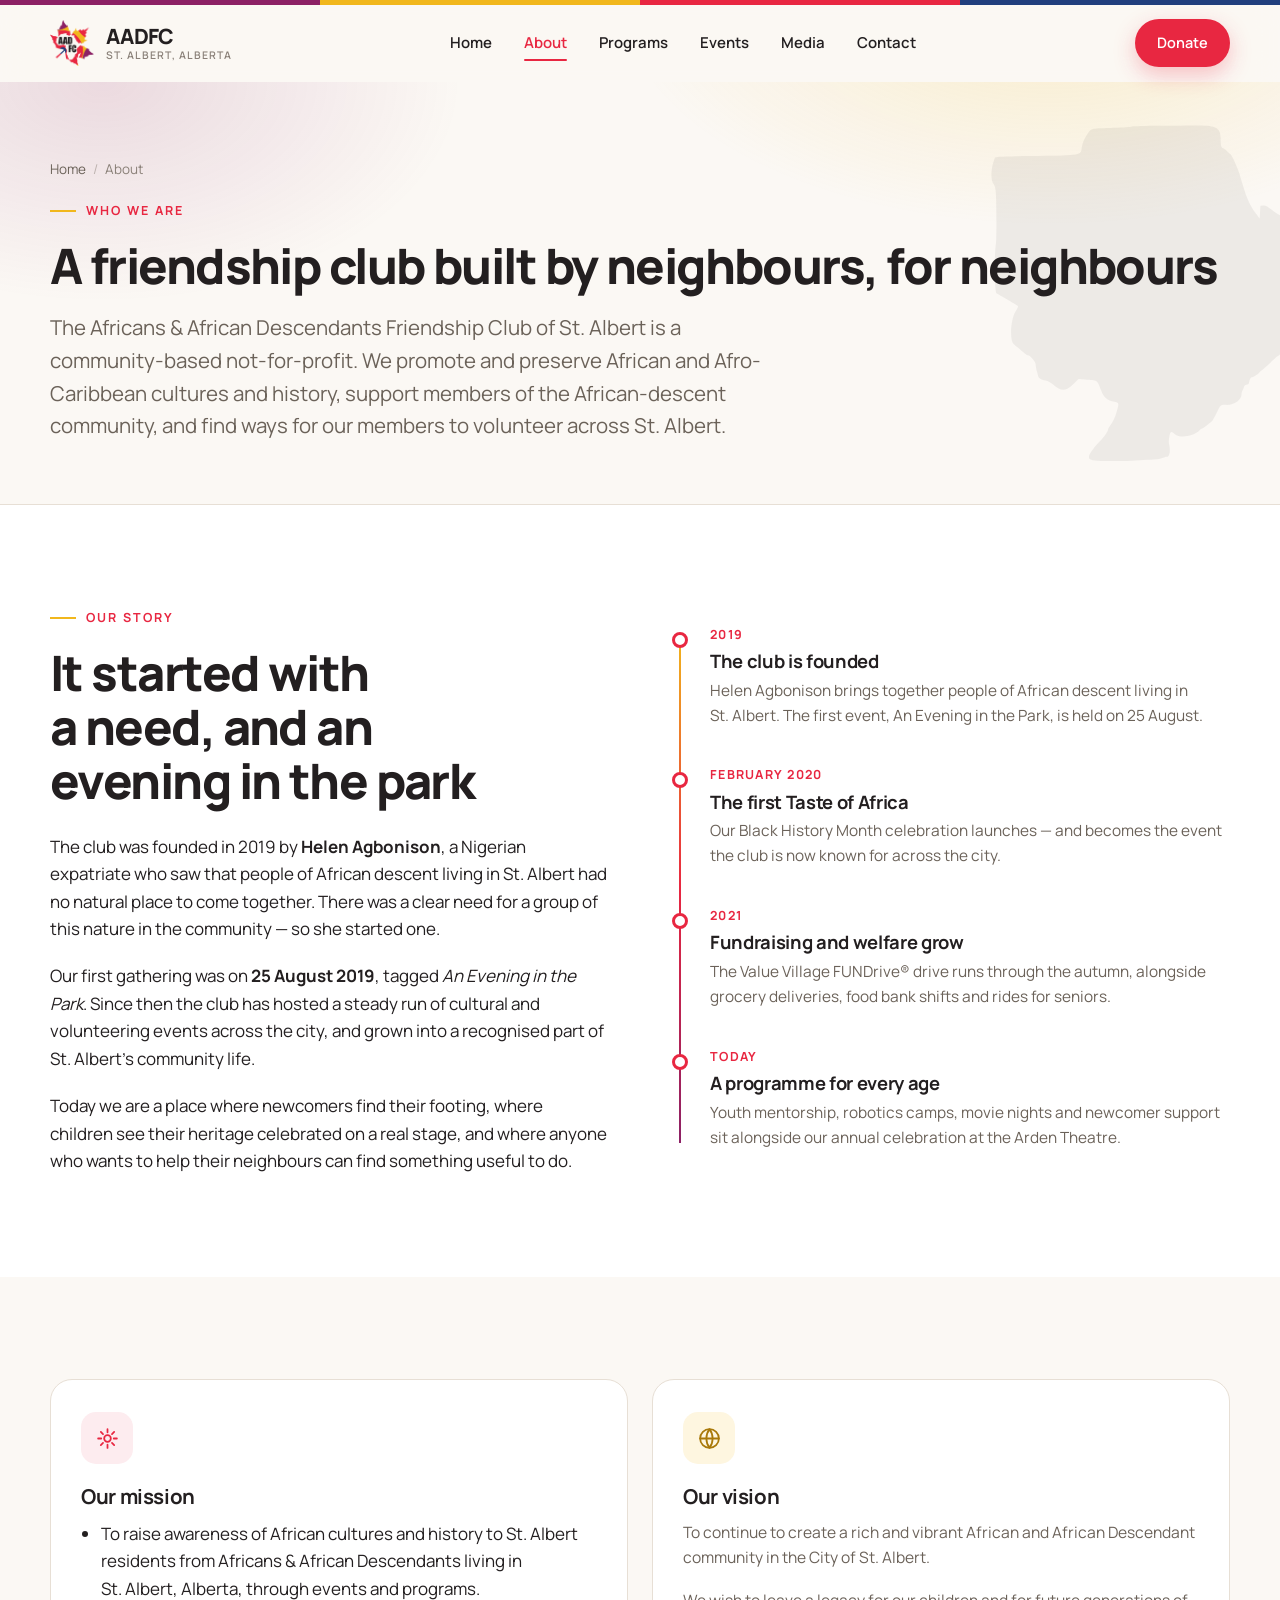
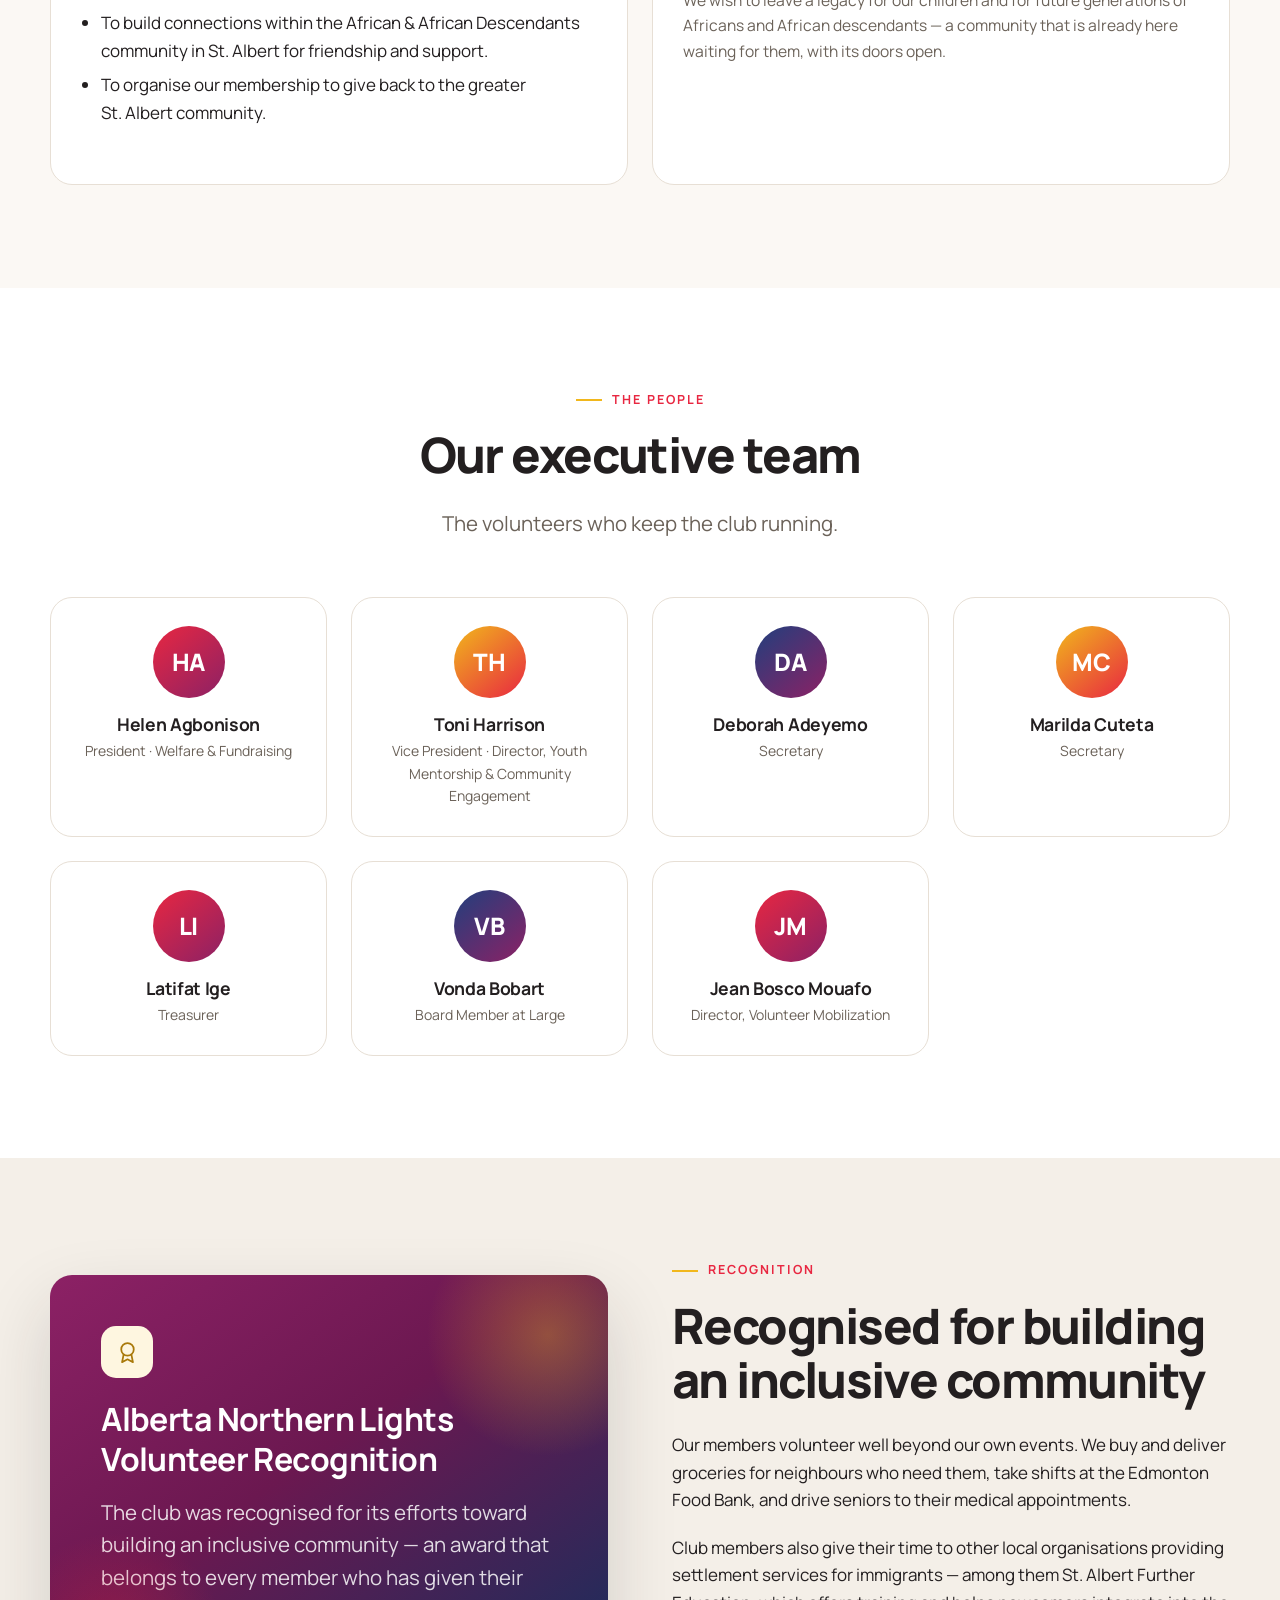
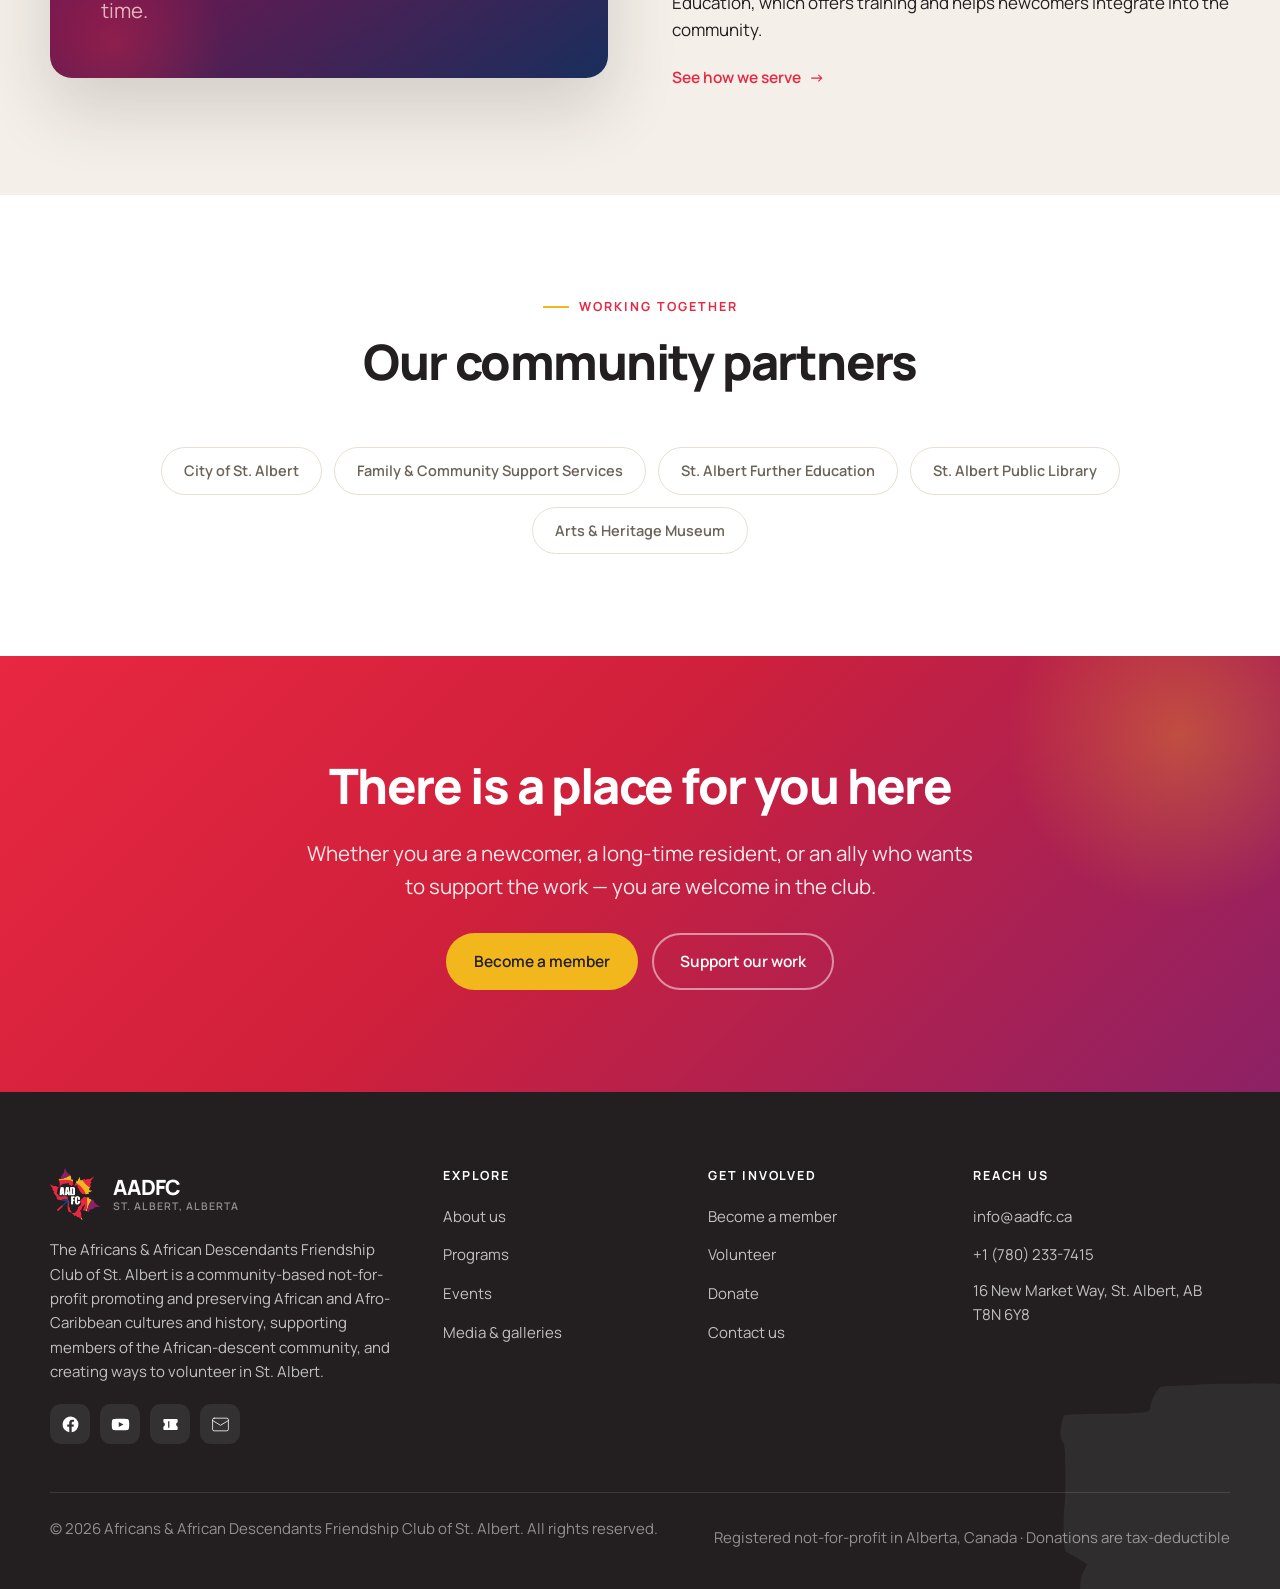
<file: about.html>
<!doctype html>
<html lang="en">
<head>
<meta charset="utf-8">
<meta name="viewport" content="width=device-width, initial-scale=1">
<title>About Us — AADFC St. Albert</title>
<meta name="description" content="Founded in 2019 by Helen Agbonison, the Africans & African Descendants Friendship Club of St. Albert celebrates African heritage, supports its members and volunteers across the city. Meet our team.">
<link rel="canonical" href="https://aadfc.ca/about.html">

<meta property="og:type" content="website">
<meta property="og:site_name" content="AADFC">
<meta property="og:title" content="About Us — AADFC St. Albert">
<meta property="og:description" content="Founded in 2019 by Helen Agbonison, the Africans & African Descendants Friendship Club of St. Albert celebrates African heritage, supports its members and volunteers across the city. Meet our team.">
<meta property="og:url" content="https://aadfc.ca/about.html">
<meta property="og:image" content="https://aadfc.ca/assets/img/og-image.png">
<meta name="twitter:card" content="summary_large_image">

<meta name="theme-color" content="#E82741">
<link rel="icon" href="assets/img/favicon.ico" sizes="any">
<link rel="icon" type="image/png" href="assets/img/icon-32.png" sizes="32x32">
<link rel="apple-touch-icon" href="assets/img/icon-180.png">
<link rel="manifest" href="site.webmanifest">

<link rel="preconnect" href="https://fonts.googleapis.com">
<link rel="preconnect" href="https://fonts.gstatic.com" crossorigin>
<link href="https://fonts.googleapis.com/css2?family=Manrope:wght@200..800&display=swap" rel="stylesheet">
<link rel="stylesheet" href="css/style.css">
<script>document.documentElement.classList.add('js');</script>
</head>
<body>
<a class="skip-link" href="#main">Skip to content</a>
<div class="stripe" aria-hidden="true"><span></span><span></span><span></span><span></span></div>
<header class="site-header">
  <div class="wrap header-inner">
    <a class="brand" href="index.html">
      <img src="assets/img/logo.png" alt="" width="44" height="45">
      <span class="brand-text">
        <span class="brand-name">AADFC</span>
        <span class="brand-sub">St. Albert, Alberta</span>
      </span>
    </a>

    <nav class="nav" id="primary-nav" aria-label="Primary">
      <a href="index.html">Home</a>
      <a href="about.html" aria-current="page">About</a>
      <a href="programs.html">Programs</a>
      <a href="events.html">Events</a>
      <a href="media.html">Media</a>
      <a href="contact.html">Contact</a>
      <a class="btn btn--primary btn--sm" href="donate.html">Donate</a>
    </nav>

    <div class="header-cta">
      <a class="btn btn--primary btn--sm" href="donate.html">Donate</a>
      <button class="nav-toggle" type="button" aria-expanded="false"
              aria-controls="primary-nav" aria-label="Menu"><span></span></button>
    </div>
  </div>
</header>
<main id="main">
<section class="page-head">
  <div class="wrap">
    <p class="crumbs"><a href="index.html">Home</a><span>/</span>About</p>
    <p class="eyebrow">Who we are</p>
    <h1 class="h-lg">A friendship club built by neighbours, for neighbours</h1>
    <p class="lede">The Africans &amp; African Descendants Friendship Club of St. Albert is a community-based not-for-profit. We promote and preserve African and Afro-Caribbean cultures and history, support members of the African-descent community, and find ways for our members to volunteer across St.&nbsp;Albert.</p>
  </div>
</section>

<section class="section section--white">
  <div class="wrap feature">
    <div>
      <p class="eyebrow">Our story</p>
      <h2 class="h-lg">It started with a need, and an evening in the park</h2>
      <p>
        The club was founded in 2019 by <strong>Helen Agbonison</strong>, a Nigerian
        expatriate who saw that people of African descent living in St.&nbsp;Albert
        had no natural place to come together. There was a clear need for a group of
        this nature in the community &mdash; so she started one.
      </p>
      <p>
        Our first gathering was on <strong>25 August 2019</strong>, tagged
        <em>An Evening in the Park</em>. Since then the club has hosted a steady run
        of cultural and volunteering events across the city, and grown into a
        recognised part of St.&nbsp;Albert's community life.
      </p>
      <p>
        Today we are a place where newcomers find their footing, where children see
        their heritage celebrated on a real stage, and where anyone who wants to
        help their neighbours can find something useful to do.
      </p>
    </div>

    <div class="feature-media">
      <ol class="timeline reveal">
        <li>
          <span class="yr">2019</span>
          <h3>The club is founded</h3>
          <p>Helen Agbonison brings together people of African descent living in St.&nbsp;Albert. The first event, An Evening in the Park, is held on 25 August.</p>
        </li>
        <li>
          <span class="yr">February 2020</span>
          <h3>The first Taste of Africa</h3>
          <p>Our Black History Month celebration launches &mdash; and becomes the event the club is now known for across the city.</p>
        </li>
        <li>
          <span class="yr">2021</span>
          <h3>Fundraising and welfare grow</h3>
          <p>The Value Village FUNDrive&reg; drive runs through the autumn, alongside grocery deliveries, food bank shifts and rides for seniors.</p>
        </li>
        <li>
          <span class="yr">Today</span>
          <h3>A programme for every age</h3>
          <p>Youth mentorship, robotics camps, movie nights and newcomer support sit alongside our annual celebration at the Arden Theatre.</p>
        </li>
      </ol>
    </div>
  </div>
</section>

<section class="section section--paper">
  <div class="wrap">
    <div class="grid grid-2">
      <article class="card reveal">
        <div class="card-icon"><svg viewBox="0 0 24 24" fill="none" stroke="currentColor" stroke-linecap="round" stroke-linejoin="round"><path d="M12 3v3m0 12v3M5.6 5.6l2.1 2.1m8.6 8.6 2.1 2.1M3 12h3m12 0h3M5.6 18.4l2.1-2.1m8.6-8.6 2.1-2.1"/><circle cx="12" cy="12" r="3.2"/></svg></div>
        <h3 class="h-md">Our mission</h3>
        <ul>
          <li>To raise awareness of African cultures and history to St.&nbsp;Albert residents from Africans &amp; African Descendants living in St.&nbsp;Albert, Alberta, through events and programs.</li>
          <li>To build connections within the African &amp; African Descendants community in St.&nbsp;Albert for friendship and support.</li>
          <li>To organise our membership to give back to the greater St.&nbsp;Albert community.</li>
        </ul>
      </article>

      <article class="card reveal">
        <div class="card-icon card-icon--gold"><svg viewBox="0 0 24 24" fill="none" stroke="currentColor" stroke-linecap="round" stroke-linejoin="round"><circle cx="12" cy="12" r="9"/><path d="M3 12h18M12 3a15 15 0 0 1 0 18a15 15 0 0 1 0-18Z"/></svg></div>
        <h3 class="h-md">Our vision</h3>
        <p>
          To continue to create a rich and vibrant African and African Descendant
          community in the City of St.&nbsp;Albert.
        </p>
        <p>
          We wish to leave a legacy for our children and for future generations of
          Africans and African descendants &mdash; a community that is already here
          waiting for them, with its doors open.
        </p>
      </article>
    </div>
  </div>
</section>

<section class="section section--white">
  <div class="wrap">
    <div class="section-head section-head--center">
      <p class="eyebrow eyebrow--center">The people</p>
      <h2 class="h-lg">Our executive team</h2>
      <p class="lede">The volunteers who keep the club running.</p>
    </div>
    <div class="grid grid-4">
      <article class="person reveal">
        <div class="avatar" aria-hidden="true">HA</div>
        <h3>Helen Agbonison</h3>
        <p>President &middot; Welfare &amp; Fundraising</p>
      </article>
      <article class="person reveal">
        <div class="avatar" aria-hidden="true">TH</div>
        <h3>Toni Harrison</h3>
        <p>Vice President &middot; Director, Youth Mentorship &amp; Community Engagement</p>
      </article>
      <article class="person reveal">
        <div class="avatar" aria-hidden="true">DA</div>
        <h3>Deborah Adeyemo</h3>
        <p>Secretary</p>
      </article>
      <article class="person reveal">
        <div class="avatar" aria-hidden="true">MC</div>
        <h3>Marilda Cuteta</h3>
        <p>Secretary</p>
      </article>
      <article class="person reveal">
        <div class="avatar" aria-hidden="true">LI</div>
        <h3>Latifat Ige</h3>
        <p>Treasurer</p>
      </article>
      <article class="person reveal">
        <div class="avatar" aria-hidden="true">VB</div>
        <h3>Vonda Bobart</h3>
        <p>Board Member at Large</p>
      </article>
      <article class="person reveal">
        <div class="avatar" aria-hidden="true">JM</div>
        <h3>Jean Bosco Mouafo</h3>
        <p>Director, Volunteer Mobilization</p>
      </article>
    </div>
  </div>
</section>

<section class="section section--sand">
  <div class="wrap feature feature--reverse">
    <div class="feature-media">
      <div class="feature-panel reveal">
        <div class="card-icon card-icon--gold" style="margin-bottom:22px"><svg viewBox="0 0 24 24" fill="none" stroke="currentColor" stroke-linecap="round" stroke-linejoin="round"><circle cx="12" cy="9" r="6"/><path d="m8.2 14.3-1.4 7L12 18.5l5.2 2.8-1.4-7"/></svg></div>
        <h3 class="h-md">Alberta Northern Lights Volunteer Recognition</h3>
        <p class="lede">
          The club was recognised for its efforts toward building an inclusive
          community &mdash; an award that belongs to every member who has given
          their time.
        </p>
      </div>
    </div>
    <div>
      <p class="eyebrow">Recognition</p>
      <h2 class="h-lg">Recognised for building an inclusive community</h2>
      <p>
        Our members volunteer well beyond our own events. We buy and deliver
        groceries for neighbours who need them, take shifts at the Edmonton Food
        Bank, and drive seniors to their medical appointments.
      </p>
      <p>
        Club members also give their time to other local organisations providing
        settlement services for immigrants &mdash; among them St.&nbsp;Albert
        Further Education, which offers training and helps newcomers integrate
        into the community.
      </p>
      <a class="arrow-link" href="programs.html#welfare">See how we serve <span aria-hidden="true">&rarr;</span></a>
    </div>
  </div>
</section>

<section class="section section--white">
  <div class="wrap">
    <div class="section-head section-head--center">
      <p class="eyebrow eyebrow--center">Working together</p>
      <h2 class="h-lg">Our community partners</h2>
    </div>
    <div class="partners reveal">
      <span class="partner">City of St. Albert</span>
      <span class="partner">Family &amp; Community Support Services</span>
      <span class="partner">St. Albert Further Education</span>
      <span class="partner">St. Albert Public Library</span>
      <span class="partner">Arts &amp; Heritage Museum</span>
    </div>
  </div>
</section>

<section class="section cta-band">
  <div class="wrap text-center">
    <h2 class="h-lg reveal">There is a place for you here</h2>
    <p class="lede reveal" style="color:rgba(255,255,255,.9);max-width:56ch;margin-inline:auto">
      Whether you are a newcomer, a long-time resident, or an ally who wants to
      support the work — you are welcome in the club.
    </p>
    <div class="btn-row btn-row--center reveal" style="margin-top:30px">
      <a class="btn btn--gold" href="contact.html">Become a member</a>
      <a class="btn btn--ghost-light" href="donate.html">Support our work</a>
    </div>
  </div>
</section>

</main>
<footer class="site-footer">
  <div class="wrap">
    <div class="footer-grid">
      <div>
        <a class="footer-brand" href="index.html">
          <img src="assets/img/logo-light.png" alt="" width="50" height="52">
          <span class="brand-text">
            <span class="brand-name">AADFC</span>
            <span class="brand-sub">St. Albert, Alberta</span>
          </span>
        </a>
        <p>
          The Africans &amp; African Descendants Friendship Club of St. Albert is a community-based not-for-profit promoting and preserving
          African and Afro-Caribbean cultures and history, supporting members of
          the African-descent community, and creating ways to volunteer in St.&nbsp;Albert.
        </p>
        <div class="socials">
          <a href="https://www.facebook.com/Africans.and.African.Descents.in.St.Albert/" aria-label="AADFC on Facebook" rel="noopener" target="_blank"><svg viewBox="0 0 24 24" fill="currentColor"><path d="M22 12a10 10 0 1 0-11.6 9.9v-7H7.9V12h2.5V9.8c0-2.5 1.5-3.9 3.8-3.9 1.1 0 2.2.2 2.2.2v2.5h-1.3c-1.2 0-1.6.8-1.6 1.6V12h2.8l-.4 2.9h-2.4v7A10 10 0 0 0 22 12Z"/></svg></a>
          <a href="https://www.youtube.com/@aadfc" aria-label="AADFC on YouTube" rel="noopener" target="_blank"><svg viewBox="0 0 24 24" fill="currentColor"><path d="M23 12s0-3.4-.4-5a2.6 2.6 0 0 0-1.8-1.8C19.2 4.8 12 4.8 12 4.8s-7.2 0-8.8.4A2.6 2.6 0 0 0 1.4 7C1 8.6 1 12 1 12s0 3.4.4 5a2.6 2.6 0 0 0 1.8 1.8c1.6.4 8.8.4 8.8.4s7.2 0 8.8-.4A2.6 2.6 0 0 0 22.6 17c.4-1.6.4-5 .4-5ZM9.8 15.3V8.7l6 3.3-6 3.3Z"/></svg></a>
          <a href="https://www.eventbrite.ca/o/africans-amp-african-descendants-friendship-club-of-st-albert-32254563457" aria-label="AADFC on Eventbrite" rel="noopener" target="_blank"><svg viewBox="0 0 24 24" fill="currentColor"><path d="M4 5h16a1 1 0 0 1 1 1v3.2a3 3 0 0 0 0 5.6V18a1 1 0 0 1-1 1H4a1 1 0 0 1-1-1v-3.2a3 3 0 0 0 0-5.6V6a1 1 0 0 1 1-1Zm5 3v8h1.6V8H9Z"/></svg></a>
          <a href="mailto:info@aadfc.ca" aria-label="Email AADFC"><svg viewBox="0 0 24 24" fill="none" stroke="currentColor" stroke-linecap="round" stroke-linejoin="round"><rect x="2" y="4" width="20" height="16" rx="2"/><path d="m2 7 10 6 10-6"/></svg></a>
        </div>
      </div>

      <div>
        <h4>Explore</h4>
        <ul class="footer-links">
          <li><a href="about.html">About us</a></li>
          <li><a href="programs.html">Programs</a></li>
          <li><a href="events.html">Events</a></li>
          <li><a href="media.html">Media &amp; galleries</a></li>
        </ul>
      </div>

      <div>
        <h4>Get involved</h4>
        <ul class="footer-links">
          <li><a href="contact.html">Become a member</a></li>
          <li><a href="contact.html#volunteer">Volunteer</a></li>
          <li><a href="donate.html">Donate</a></li>
          <li><a href="contact.html">Contact us</a></li>
        </ul>
      </div>

      <div>
        <h4>Reach us</h4>
        <ul class="footer-links">
          <li><a href="mailto:info@aadfc.ca">info@aadfc.ca</a></li>
          <li><a href="tel:+17802337415">+1 (780) 233-7415</a></li>
          <li style="color:rgba(255,255,255,.72);font-size:15px">16 New Market Way, St. Albert, AB T8N 6Y8</li>
        </ul>
      </div>
    </div>

    <div class="footer-bottom">
      <p>&copy; <span id="year">2026</span> Africans &amp; African Descendants Friendship Club of St. Albert. All rights reserved.</p>
      <p>Registered not-for-profit in Alberta, Canada &middot; Donations are tax-deductible</p>
    </div>
  </div>
</footer>

<script src="js/main.js"></script>
</body>
</html>
</file>
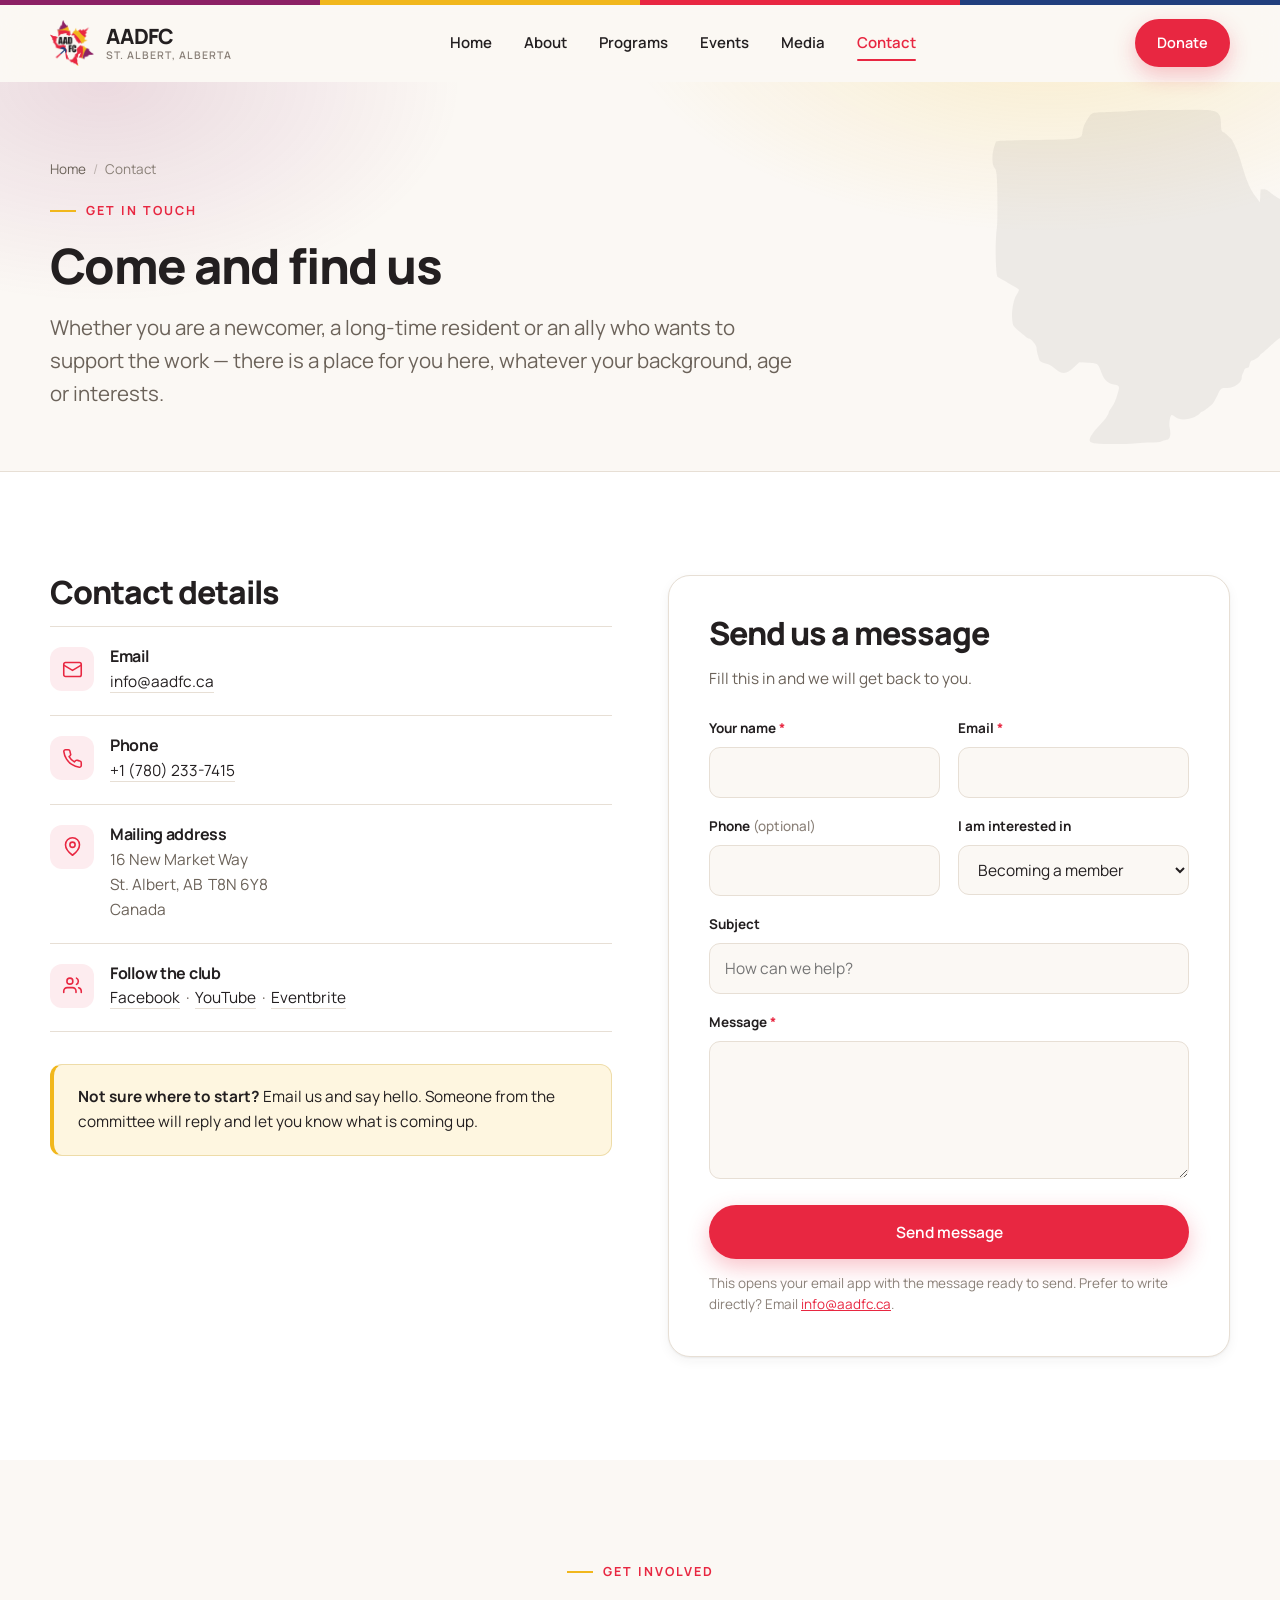
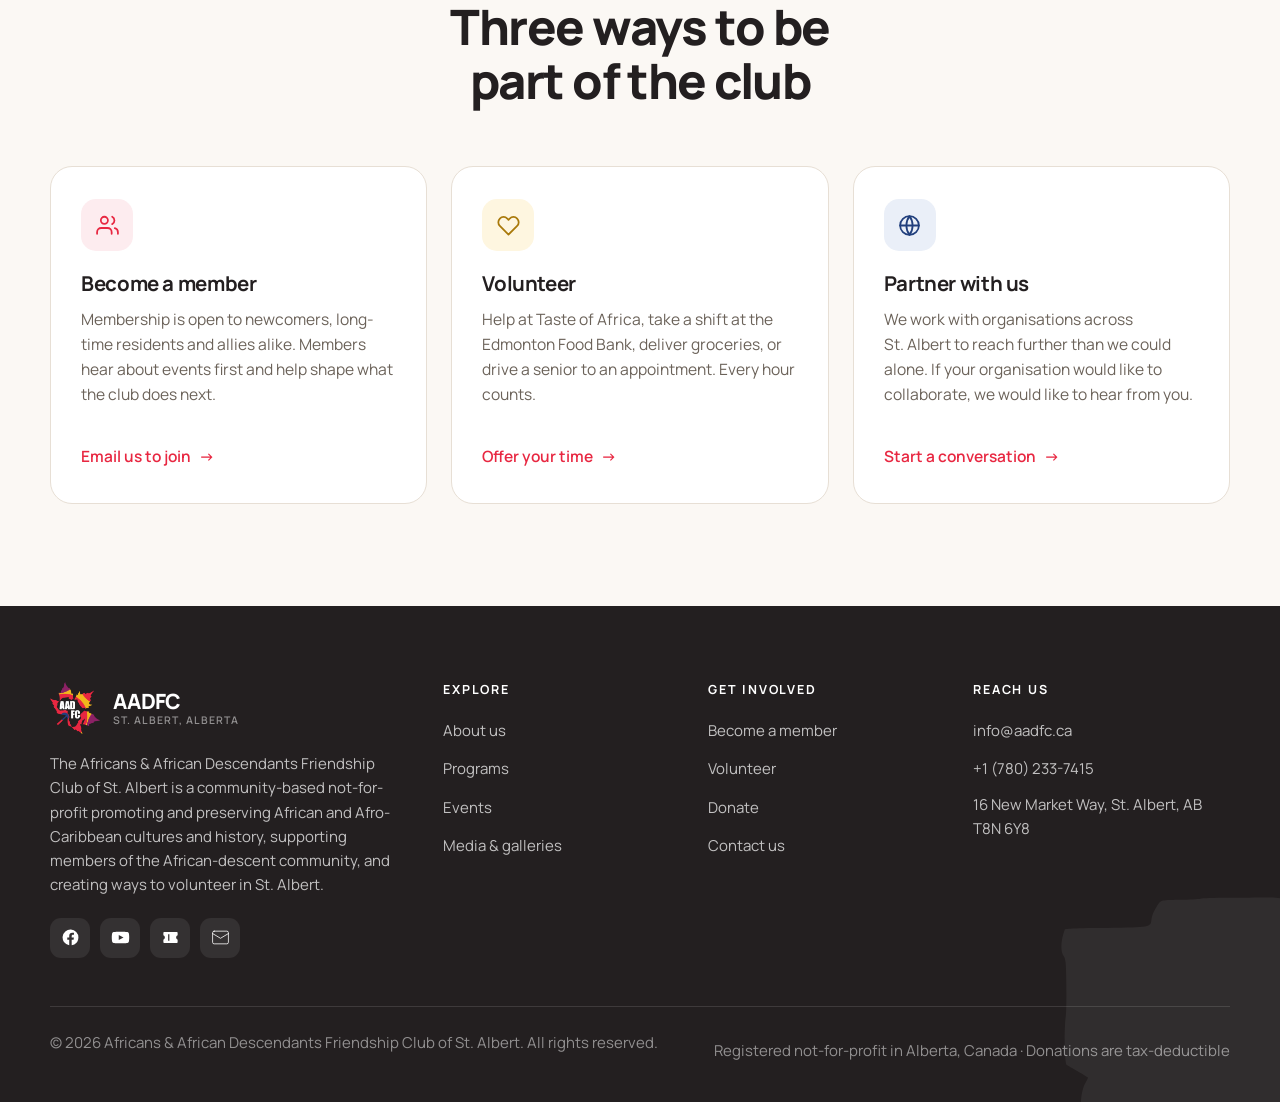
<file: contact.html>
<!doctype html>
<html lang="en">
<head>
<meta charset="utf-8">
<meta name="viewport" content="width=device-width, initial-scale=1">
<title>Contact — AADFC St. Albert</title>
<meta name="description" content="Contact the Africans & African Descendants Friendship Club of St. Albert: info@aadfc.ca, +1 (780) 233-7415, 16 New Market Way, St. Albert AB T8N 6Y8. Become a member, volunteer or partner with us.">
<link rel="canonical" href="https://aadfc.ca/contact.html">

<meta property="og:type" content="website">
<meta property="og:site_name" content="AADFC">
<meta property="og:title" content="Contact — AADFC St. Albert">
<meta property="og:description" content="Contact the Africans & African Descendants Friendship Club of St. Albert: info@aadfc.ca, +1 (780) 233-7415, 16 New Market Way, St. Albert AB T8N 6Y8. Become a member, volunteer or partner with us.">
<meta property="og:url" content="https://aadfc.ca/contact.html">
<meta property="og:image" content="https://aadfc.ca/assets/img/og-image.png">
<meta name="twitter:card" content="summary_large_image">

<meta name="theme-color" content="#E82741">
<link rel="icon" href="assets/img/favicon.ico" sizes="any">
<link rel="icon" type="image/png" href="assets/img/icon-32.png" sizes="32x32">
<link rel="apple-touch-icon" href="assets/img/icon-180.png">
<link rel="manifest" href="site.webmanifest">

<link rel="preconnect" href="https://fonts.googleapis.com">
<link rel="preconnect" href="https://fonts.gstatic.com" crossorigin>
<link href="https://fonts.googleapis.com/css2?family=Manrope:wght@200..800&display=swap" rel="stylesheet">
<link rel="stylesheet" href="css/style.css">
<script>document.documentElement.classList.add('js');</script>
</head>
<body>
<a class="skip-link" href="#main">Skip to content</a>
<div class="stripe" aria-hidden="true"><span></span><span></span><span></span><span></span></div>
<header class="site-header">
  <div class="wrap header-inner">
    <a class="brand" href="index.html">
      <img src="assets/img/logo.png" alt="" width="44" height="45">
      <span class="brand-text">
        <span class="brand-name">AADFC</span>
        <span class="brand-sub">St. Albert, Alberta</span>
      </span>
    </a>

    <nav class="nav" id="primary-nav" aria-label="Primary">
      <a href="index.html">Home</a>
      <a href="about.html">About</a>
      <a href="programs.html">Programs</a>
      <a href="events.html">Events</a>
      <a href="media.html">Media</a>
      <a href="contact.html" aria-current="page">Contact</a>
      <a class="btn btn--primary btn--sm" href="donate.html">Donate</a>
    </nav>

    <div class="header-cta">
      <a class="btn btn--primary btn--sm" href="donate.html">Donate</a>
      <button class="nav-toggle" type="button" aria-expanded="false"
              aria-controls="primary-nav" aria-label="Menu"><span></span></button>
    </div>
  </div>
</header>
<main id="main">
<section class="page-head">
  <div class="wrap">
    <p class="crumbs"><a href="index.html">Home</a><span>/</span>Contact</p>
    <p class="eyebrow">Get in touch</p>
    <h1 class="h-lg">Come and find us</h1>
    <p class="lede">Whether you are a newcomer, a long-time resident or an ally who wants to support the work &mdash; there is a place for you here, whatever your background, age or interests.</p>
  </div>
</section>

<section class="section section--white">
  <div class="wrap contact-grid">
    <div>
      <h2 class="h-md">Contact details</h2>

      <div class="contact-item">
        <div class="ci-icon"><svg viewBox="0 0 24 24" fill="none" stroke="currentColor" stroke-linecap="round" stroke-linejoin="round"><rect x="2" y="4" width="20" height="16" rx="2"/><path d="m2 7 10 6 10-6"/></svg></div>
        <div>
          <h3>Email</h3>
          <p><a href="mailto:info@aadfc.ca">info@aadfc.ca</a></p>
        </div>
      </div>

      <div class="contact-item">
        <div class="ci-icon"><svg viewBox="0 0 24 24" fill="none" stroke="currentColor" stroke-linecap="round" stroke-linejoin="round"><path d="M22 16.9v3a2 2 0 0 1-2.2 2 19.8 19.8 0 0 1-8.6-3.1 19.5 19.5 0 0 1-6-6A19.8 19.8 0 0 1 2.1 4.2 2 2 0 0 1 4.1 2h3a2 2 0 0 1 2 1.7c.1 1 .4 1.9.7 2.8a2 2 0 0 1-.4 2.1L8.1 9.9a16 16 0 0 0 6 6l1.3-1.3a2 2 0 0 1 2.1-.5c.9.4 1.8.6 2.8.8a2 2 0 0 1 1.7 2Z"/></svg></div>
        <div>
          <h3>Phone</h3>
          <p><a href="tel:+17802337415">+1 (780) 233-7415</a></p>
        </div>
      </div>

      <div class="contact-item">
        <div class="ci-icon"><svg viewBox="0 0 24 24" fill="none" stroke="currentColor" stroke-linecap="round" stroke-linejoin="round"><path d="M20 10c0 6-8 12-8 12s-8-6-8-12a8 8 0 0 1 16 0Z"/><circle cx="12" cy="10" r="3"/></svg></div>
        <div>
          <h3>Mailing address</h3>
          <p>16 New Market Way<br>St. Albert, AB&nbsp; T8N 6Y8<br>Canada</p>
        </div>
      </div>

      <div class="contact-item">
        <div class="ci-icon"><svg viewBox="0 0 24 24" fill="none" stroke="currentColor" stroke-linecap="round" stroke-linejoin="round"><path d="M16 20v-1.6a4 4 0 0 0-4-4H6a4 4 0 0 0-4 4V20"/><circle cx="9" cy="7" r="3.4"/><path d="M22 20v-1.6a4 4 0 0 0-3-3.9"/><path d="M16.5 3.6a4 4 0 0 1 0 7.1"/></svg></div>
        <div>
          <h3>Follow the club</h3>
          <p>
            <a href="https://www.facebook.com/Africans.and.African.Descents.in.St.Albert/" rel="noopener" target="_blank">Facebook</a> &nbsp;&middot;&nbsp;
            <a href="https://www.youtube.com/@aadfc" rel="noopener" target="_blank">YouTube</a> &nbsp;&middot;&nbsp;
            <a href="https://www.eventbrite.ca/o/africans-amp-african-descendants-friendship-club-of-st-albert-32254563457" rel="noopener" target="_blank">Eventbrite</a>
          </p>
        </div>
      </div>

      <div class="note" style="margin-top:32px">
        <strong>Not sure where to start?</strong> Email us and say hello. Someone
        from the committee will reply and let you know what is coming up.
      </div>
    </div>

    <div>
      <form class="form-card" data-mailto="info@aadfc.ca" novalidate>
        <h2 class="h-md">Send us a message</h2>
        <p style="color:var(--muted);font-size:15.4px;margin-bottom:26px">
          Fill this in and we will get back to you.
        </p>

        <div class="field-row">
          <div class="field">
            <label for="name">Your name <span class="req">*</span></label>
            <input id="name" name="name" type="text" required autocomplete="name">
          </div>
          <div class="field">
            <label for="email">Email <span class="req">*</span></label>
            <input id="email" name="email" type="email" required autocomplete="email">
          </div>
        </div>

        <div class="field-row">
          <div class="field">
            <label for="phone">Phone <span style="color:var(--muted-2);font-weight:500">(optional)</span></label>
            <input id="phone" name="phone" type="tel" autocomplete="tel">
          </div>
          <div class="field">
            <label for="interest">I am interested in</label>
            <select id="interest" name="interest">
              <option>Becoming a member</option>
              <option>Volunteering</option>
              <option>Taste of Africa</option>
              <option>Youth mentorship</option>
              <option>RoboTech summer camp</option>
              <option>Partnering with the club</option>
              <option>Something else</option>
            </select>
          </div>
        </div>

        <div class="field">
          <label for="subject">Subject</label>
          <input id="subject" name="subject" type="text" placeholder="How can we help?">
        </div>

        <div class="field">
          <label for="message">Message <span class="req">*</span></label>
          <textarea id="message" name="message" required></textarea>
        </div>

        <button class="btn btn--primary" type="submit" style="width:100%">Send message</button>
        <p class="form-note">
          This opens your email app with the message ready to send. Prefer to write
          directly? Email <a href="mailto:info@aadfc.ca" style="color:var(--red)">info@aadfc.ca</a>.
        </p>
      </form>
    </div>
  </div>
</section>

<section class="section section--paper" id="membership">
  <div class="wrap">
    <div class="section-head section-head--center">
      <p class="eyebrow eyebrow--center">Get involved</p>
      <h2 class="h-lg">Three ways to be part of the club</h2>
    </div>

    <div class="grid grid-3">
      <article class="card reveal" id="join">
        <div class="card-icon"><svg viewBox="0 0 24 24" fill="none" stroke="currentColor" stroke-linecap="round" stroke-linejoin="round"><path d="M16 20v-1.6a4 4 0 0 0-4-4H6a4 4 0 0 0-4 4V20"/><circle cx="9" cy="7" r="3.4"/><path d="M22 20v-1.6a4 4 0 0 0-3-3.9"/><path d="M16.5 3.6a4 4 0 0 1 0 7.1"/></svg></div>
        <h3>Become a member</h3>
        <p>
          Membership is open to newcomers, long-time residents and allies alike.
          Members hear about events first and help shape what the club does next.
        </p>
        <a class="arrow-link" href="mailto:info@aadfc.ca?subject=Membership%20enquiry">Email us to join <span aria-hidden="true">&rarr;</span></a>
      </article>

      <article class="card reveal" id="volunteer">
        <div class="card-icon card-icon--gold"><svg viewBox="0 0 24 24" fill="none" stroke="currentColor" stroke-linecap="round" stroke-linejoin="round"><path d="M20.3 5.3a5 5 0 0 0-7.1 0L12 6.6l-1.2-1.3a5 5 0 1 0-7.1 7.1l8.3 8.3 8.3-8.3a5 5 0 0 0 0-7.1Z"/></svg></div>
        <h3>Volunteer</h3>
        <p>
          Help at Taste of Africa, take a shift at the Edmonton Food Bank, deliver
          groceries, or drive a senior to an appointment. Every hour counts.
        </p>
        <a class="arrow-link" href="mailto:info@aadfc.ca?subject=Volunteering%20with%20AADFC">Offer your time <span aria-hidden="true">&rarr;</span></a>
      </article>

      <article class="card reveal" id="partner">
        <div class="card-icon card-icon--navy"><svg viewBox="0 0 24 24" fill="none" stroke="currentColor" stroke-linecap="round" stroke-linejoin="round"><circle cx="12" cy="12" r="9"/><path d="M3 12h18M12 3a15 15 0 0 1 0 18a15 15 0 0 1 0-18Z"/></svg></div>
        <h3>Partner with us</h3>
        <p>
          We work with organisations across St.&nbsp;Albert to reach further than
          we could alone. If your organisation would like to collaborate, we would
          like to hear from you.
        </p>
        <a class="arrow-link" href="mailto:info@aadfc.ca?subject=Partnership%20enquiry">Start a conversation <span aria-hidden="true">&rarr;</span></a>
      </article>
    </div>
  </div>
</section>
</main>
<footer class="site-footer">
  <div class="wrap">
    <div class="footer-grid">
      <div>
        <a class="footer-brand" href="index.html">
          <img src="assets/img/logo-light.png" alt="" width="50" height="52">
          <span class="brand-text">
            <span class="brand-name">AADFC</span>
            <span class="brand-sub">St. Albert, Alberta</span>
          </span>
        </a>
        <p>
          The Africans &amp; African Descendants Friendship Club of St. Albert is a community-based not-for-profit promoting and preserving
          African and Afro-Caribbean cultures and history, supporting members of
          the African-descent community, and creating ways to volunteer in St.&nbsp;Albert.
        </p>
        <div class="socials">
          <a href="https://www.facebook.com/Africans.and.African.Descents.in.St.Albert/" aria-label="AADFC on Facebook" rel="noopener" target="_blank"><svg viewBox="0 0 24 24" fill="currentColor"><path d="M22 12a10 10 0 1 0-11.6 9.9v-7H7.9V12h2.5V9.8c0-2.5 1.5-3.9 3.8-3.9 1.1 0 2.2.2 2.2.2v2.5h-1.3c-1.2 0-1.6.8-1.6 1.6V12h2.8l-.4 2.9h-2.4v7A10 10 0 0 0 22 12Z"/></svg></a>
          <a href="https://www.youtube.com/@aadfc" aria-label="AADFC on YouTube" rel="noopener" target="_blank"><svg viewBox="0 0 24 24" fill="currentColor"><path d="M23 12s0-3.4-.4-5a2.6 2.6 0 0 0-1.8-1.8C19.2 4.8 12 4.8 12 4.8s-7.2 0-8.8.4A2.6 2.6 0 0 0 1.4 7C1 8.6 1 12 1 12s0 3.4.4 5a2.6 2.6 0 0 0 1.8 1.8c1.6.4 8.8.4 8.8.4s7.2 0 8.8-.4A2.6 2.6 0 0 0 22.6 17c.4-1.6.4-5 .4-5ZM9.8 15.3V8.7l6 3.3-6 3.3Z"/></svg></a>
          <a href="https://www.eventbrite.ca/o/africans-amp-african-descendants-friendship-club-of-st-albert-32254563457" aria-label="AADFC on Eventbrite" rel="noopener" target="_blank"><svg viewBox="0 0 24 24" fill="currentColor"><path d="M4 5h16a1 1 0 0 1 1 1v3.2a3 3 0 0 0 0 5.6V18a1 1 0 0 1-1 1H4a1 1 0 0 1-1-1v-3.2a3 3 0 0 0 0-5.6V6a1 1 0 0 1 1-1Zm5 3v8h1.6V8H9Z"/></svg></a>
          <a href="mailto:info@aadfc.ca" aria-label="Email AADFC"><svg viewBox="0 0 24 24" fill="none" stroke="currentColor" stroke-linecap="round" stroke-linejoin="round"><rect x="2" y="4" width="20" height="16" rx="2"/><path d="m2 7 10 6 10-6"/></svg></a>
        </div>
      </div>

      <div>
        <h4>Explore</h4>
        <ul class="footer-links">
          <li><a href="about.html">About us</a></li>
          <li><a href="programs.html">Programs</a></li>
          <li><a href="events.html">Events</a></li>
          <li><a href="media.html">Media &amp; galleries</a></li>
        </ul>
      </div>

      <div>
        <h4>Get involved</h4>
        <ul class="footer-links">
          <li><a href="contact.html">Become a member</a></li>
          <li><a href="contact.html#volunteer">Volunteer</a></li>
          <li><a href="donate.html">Donate</a></li>
          <li><a href="contact.html">Contact us</a></li>
        </ul>
      </div>

      <div>
        <h4>Reach us</h4>
        <ul class="footer-links">
          <li><a href="mailto:info@aadfc.ca">info@aadfc.ca</a></li>
          <li><a href="tel:+17802337415">+1 (780) 233-7415</a></li>
          <li style="color:rgba(255,255,255,.72);font-size:15px">16 New Market Way, St. Albert, AB T8N 6Y8</li>
        </ul>
      </div>
    </div>

    <div class="footer-bottom">
      <p>&copy; <span id="year">2026</span> Africans &amp; African Descendants Friendship Club of St. Albert. All rights reserved.</p>
      <p>Registered not-for-profit in Alberta, Canada &middot; Donations are tax-deductible</p>
    </div>
  </div>
</footer>

<script src="js/main.js"></script>
</body>
</html>
</file>
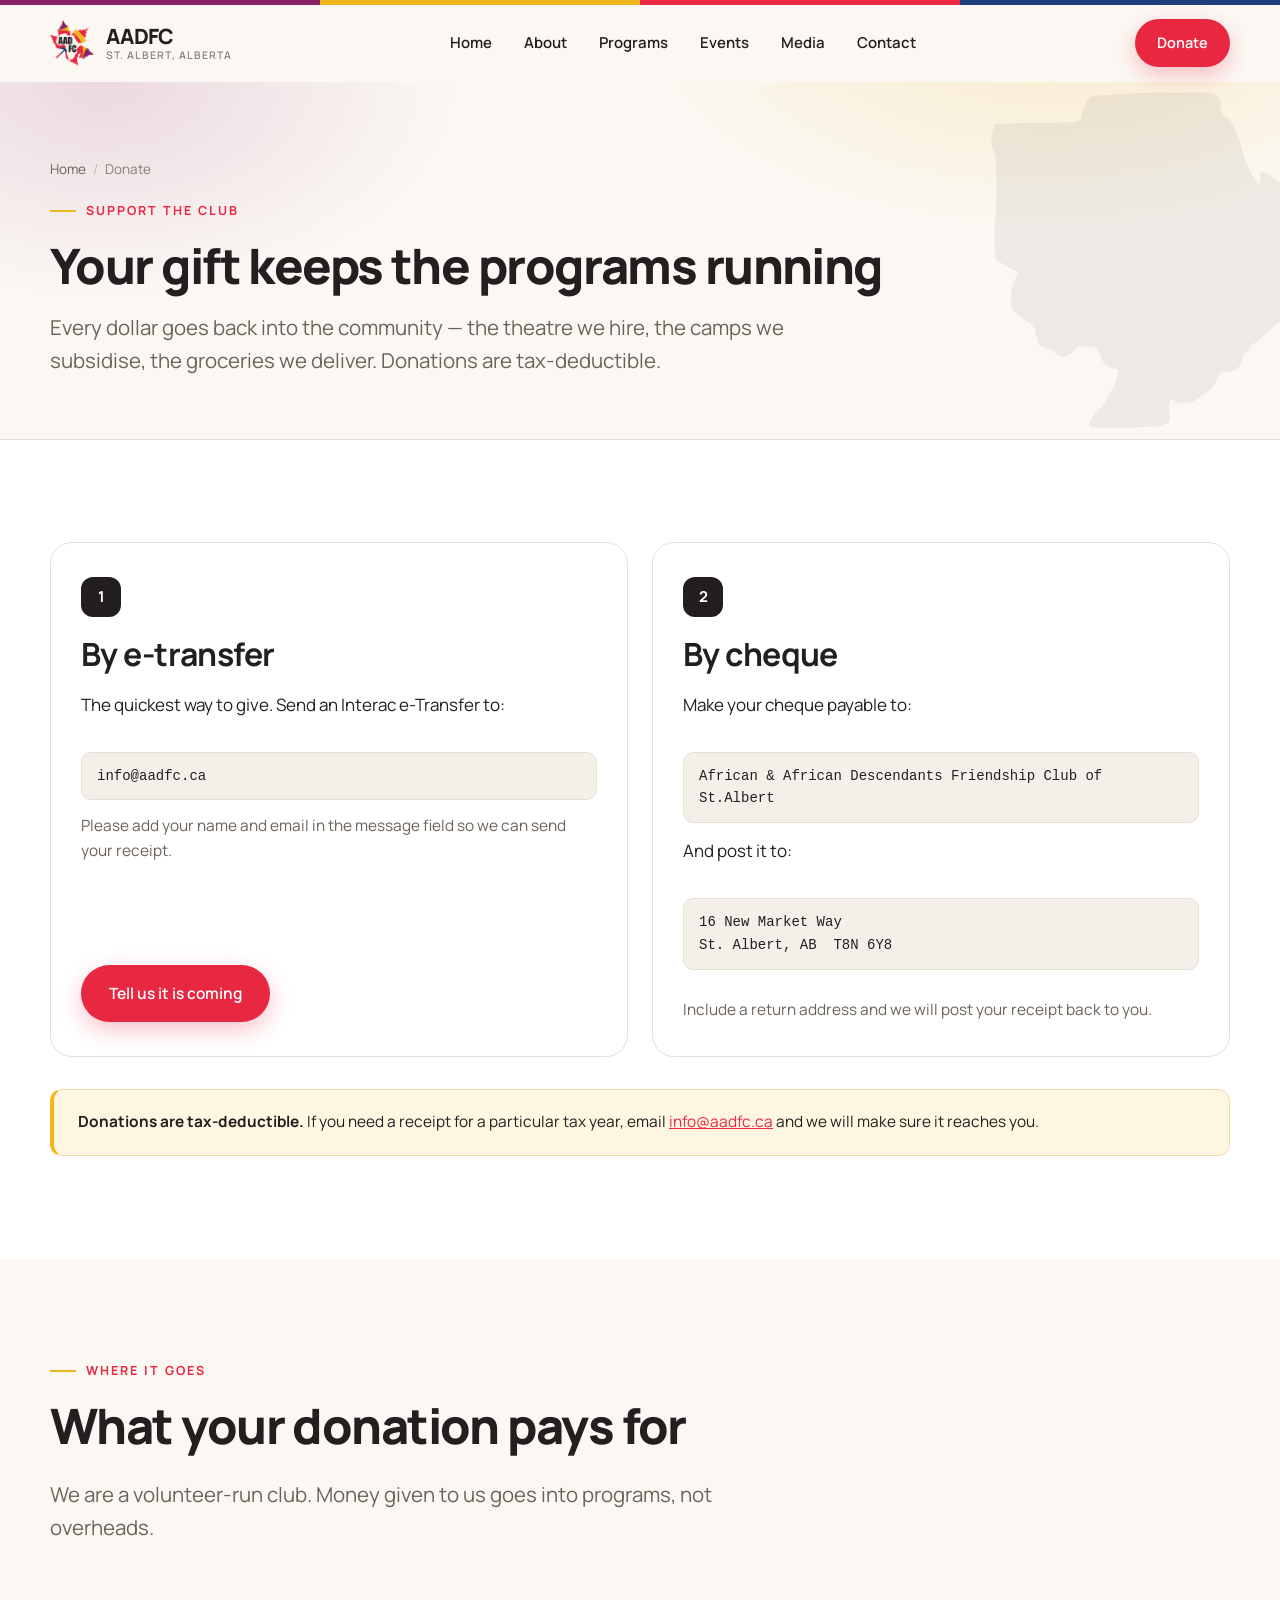
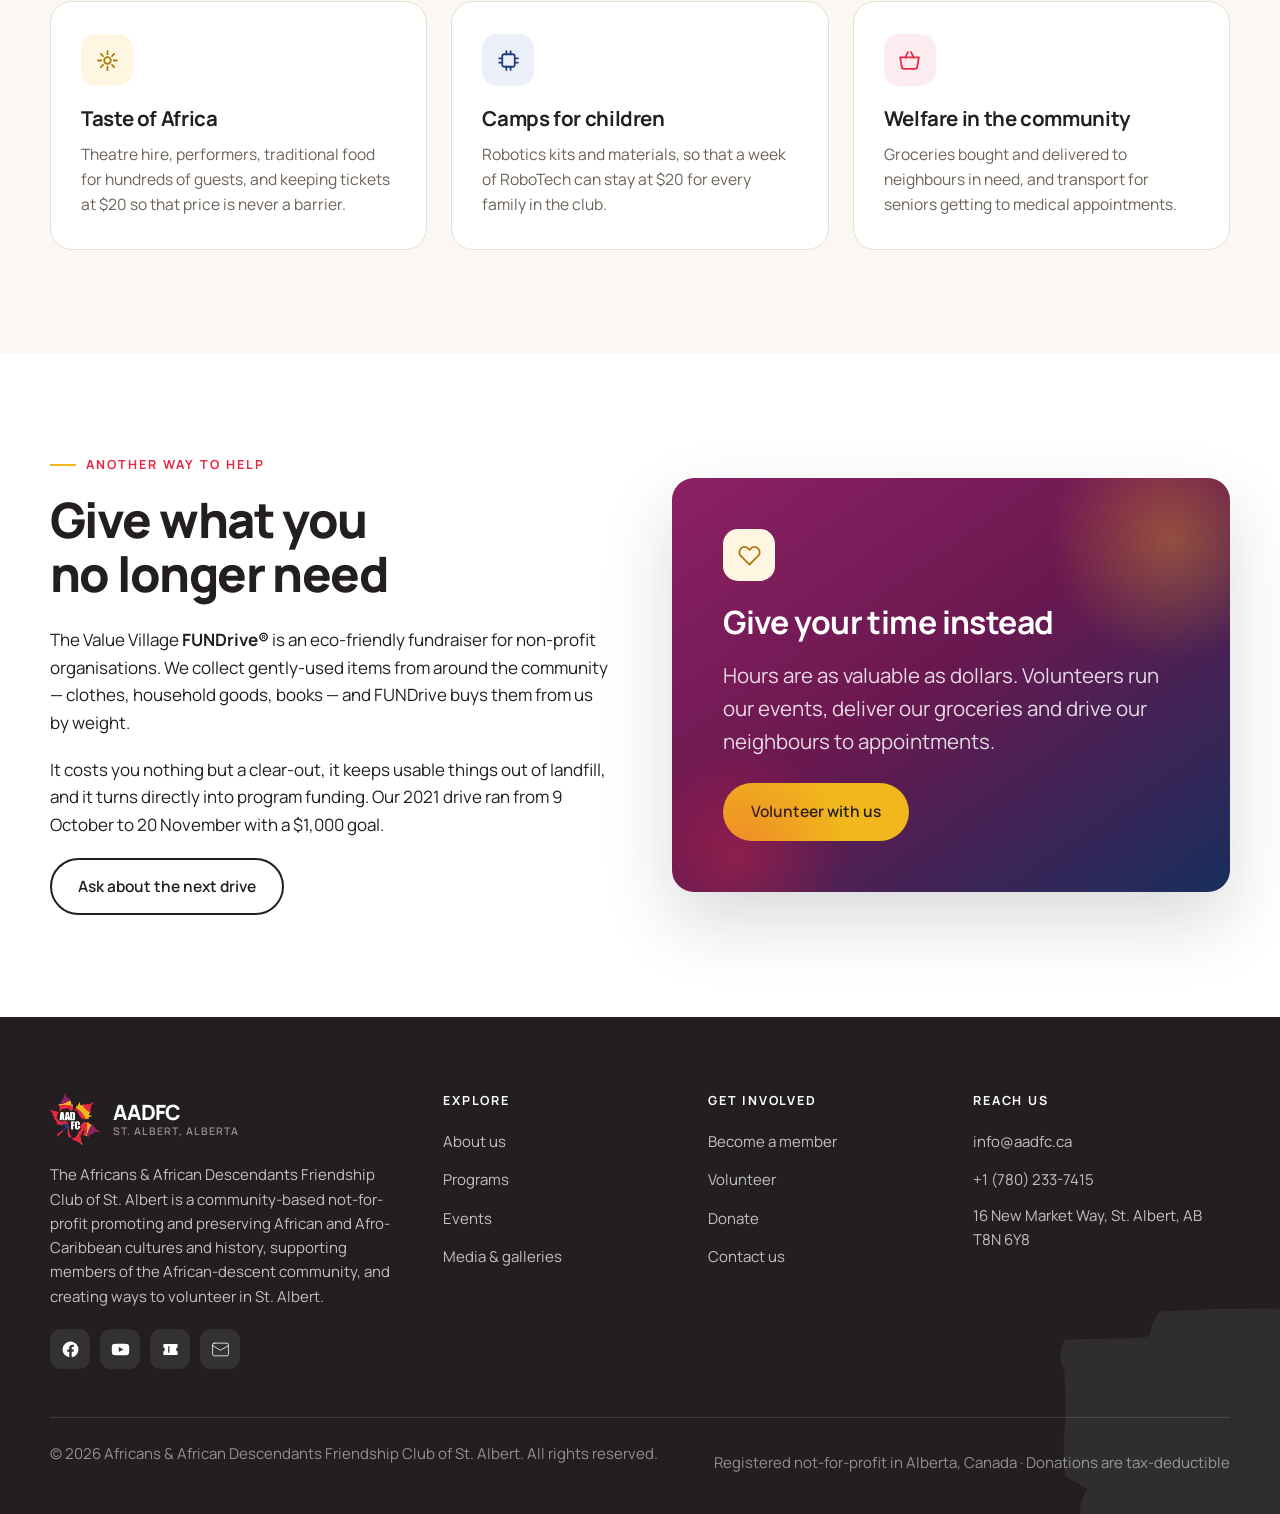
<file: donate.html>
<!doctype html>
<html lang="en">
<head>
<meta charset="utf-8">
<meta name="viewport" content="width=device-width, initial-scale=1">
<title>Donate — AADFC St. Albert</title>
<meta name="description" content="Support the Africans & African Descendants Friendship Club of St. Albert by e-transfer to info@aadfc.ca or by cheque. Donations are tax-deductible.">
<link rel="canonical" href="https://aadfc.ca/donate.html">

<meta property="og:type" content="website">
<meta property="og:site_name" content="AADFC">
<meta property="og:title" content="Donate — AADFC St. Albert">
<meta property="og:description" content="Support the Africans & African Descendants Friendship Club of St. Albert by e-transfer to info@aadfc.ca or by cheque. Donations are tax-deductible.">
<meta property="og:url" content="https://aadfc.ca/donate.html">
<meta property="og:image" content="https://aadfc.ca/assets/img/og-image.png">
<meta name="twitter:card" content="summary_large_image">

<meta name="theme-color" content="#E82741">
<link rel="icon" href="assets/img/favicon.ico" sizes="any">
<link rel="icon" type="image/png" href="assets/img/icon-32.png" sizes="32x32">
<link rel="apple-touch-icon" href="assets/img/icon-180.png">
<link rel="manifest" href="site.webmanifest">

<link rel="preconnect" href="https://fonts.googleapis.com">
<link rel="preconnect" href="https://fonts.gstatic.com" crossorigin>
<link href="https://fonts.googleapis.com/css2?family=Manrope:wght@200..800&display=swap" rel="stylesheet">
<link rel="stylesheet" href="css/style.css">
<script>document.documentElement.classList.add('js');</script>
</head>
<body>
<a class="skip-link" href="#main">Skip to content</a>
<div class="stripe" aria-hidden="true"><span></span><span></span><span></span><span></span></div>
<header class="site-header">
  <div class="wrap header-inner">
    <a class="brand" href="index.html">
      <img src="assets/img/logo.png" alt="" width="44" height="45">
      <span class="brand-text">
        <span class="brand-name">AADFC</span>
        <span class="brand-sub">St. Albert, Alberta</span>
      </span>
    </a>

    <nav class="nav" id="primary-nav" aria-label="Primary">
      <a href="index.html">Home</a>
      <a href="about.html">About</a>
      <a href="programs.html">Programs</a>
      <a href="events.html">Events</a>
      <a href="media.html">Media</a>
      <a href="contact.html">Contact</a>
      <a class="btn btn--primary btn--sm" href="donate.html">Donate</a>
    </nav>

    <div class="header-cta">
      <a class="btn btn--primary btn--sm" href="donate.html">Donate</a>
      <button class="nav-toggle" type="button" aria-expanded="false"
              aria-controls="primary-nav" aria-label="Menu"><span></span></button>
    </div>
  </div>
</header>
<main id="main">
<section class="page-head">
  <div class="wrap">
    <p class="crumbs"><a href="index.html">Home</a><span>/</span>Donate</p>
    <p class="eyebrow">Support the club</p>
    <h1 class="h-lg">Your gift keeps the programs running</h1>
    <p class="lede">Every dollar goes back into the community &mdash; the theatre we hire, the camps we subsidise, the groceries we deliver. Donations are tax-deductible.</p>
  </div>
</section>

<section class="section section--white">
  <div class="wrap">
    <div class="grid grid-2">
      <article class="give reveal">
        <div class="num">1</div>
        <h3 class="h-md">By e-transfer</h3>
        <p>The quickest way to give. Send an Interac e-Transfer to:</p>
        <code>info@aadfc.ca</code>
        <p style="color:var(--muted);font-size:15.4px">
          Please add your name and email in the message field so we can send your
          receipt.
        </p>
        <div class="btn-row" style="margin-top:auto;padding-top:22px">
          <a class="btn btn--primary" href="mailto:info@aadfc.ca?subject=E-transfer%20donation">Tell us it is coming</a>
        </div>
      </article>

      <article class="give reveal">
        <div class="num">2</div>
        <h3 class="h-md">By cheque</h3>
        <p>Make your cheque payable to:</p>
        <code>African &amp; African Descendants Friendship Club of St.Albert</code>
        <p>And post it to:</p>
        <code>16 New Market Way<br>St. Albert, AB&nbsp; T8N 6Y8</code>
        <p style="color:var(--muted);font-size:15.4px;margin-top:auto;padding-top:14px">
          Include a return address and we will post your receipt back to you.
        </p>
      </article>
    </div>

    <div class="note" style="margin-top:32px">
      <strong>Donations are tax-deductible.</strong> If you need a receipt for a
      particular tax year, email <a href="mailto:info@aadfc.ca" style="color:var(--red)">info@aadfc.ca</a>
      and we will make sure it reaches you.
    </div>
  </div>
</section>

<section class="section section--paper">
  <div class="wrap">
    <div class="section-head">
      <p class="eyebrow">Where it goes</p>
      <h2 class="h-lg">What your donation pays for</h2>
      <p class="lede">
        We are a volunteer-run club. Money given to us goes into programs, not
        overheads.
      </p>
    </div>

    <div class="grid grid-3">
      <article class="card reveal">
        <div class="card-icon card-icon--gold"><svg viewBox="0 0 24 24" fill="none" stroke="currentColor" stroke-linecap="round" stroke-linejoin="round"><path d="M12 3v3m0 12v3M5.6 5.6l2.1 2.1m8.6 8.6 2.1 2.1M3 12h3m12 0h3M5.6 18.4l2.1-2.1m8.6-8.6 2.1-2.1"/><circle cx="12" cy="12" r="3.2"/></svg></div>
        <h3>Taste of Africa</h3>
        <p>
          Theatre hire, performers, traditional food for hundreds of guests, and
          keeping tickets at $20 so that price is never a barrier.
        </p>
      </article>
      <article class="card reveal">
        <div class="card-icon card-icon--navy"><svg viewBox="0 0 24 24" fill="none" stroke="currentColor" stroke-linecap="round" stroke-linejoin="round"><rect x="6" y="6" width="12" height="12" rx="2"/><path d="M10 3v3m4-3v3m-4 12v3m4-3v3M3 10h3m-3 4h3m12-4h3m-3 4h3"/></svg></div>
        <h3>Camps for children</h3>
        <p>
          Robotics kits and materials, so that a week of RoboTech can stay at $20
          for every family in the club.
        </p>
      </article>
      <article class="card reveal">
        <div class="card-icon"><svg viewBox="0 0 24 24" fill="none" stroke="currentColor" stroke-linecap="round" stroke-linejoin="round"><path d="M3 9h18l-1.6 9.2a2 2 0 0 1-2 1.8H6.6a2 2 0 0 1-2-1.8L3 9Z"/><path d="m8 9 2.5-5M16 9l-2.5-5"/></svg></div>
        <h3>Welfare in the community</h3>
        <p>
          Groceries bought and delivered to neighbours in need, and transport for
          seniors getting to medical appointments.
        </p>
      </article>
    </div>
  </div>
</section>

<section class="section section--white">
  <div class="wrap feature">
    <div>
      <p class="eyebrow">Another way to help</p>
      <h2 class="h-lg">Give what you no longer need</h2>
      <p>
        The Value Village <strong>FUNDrive&reg;</strong> is an eco-friendly
        fundraiser for non-profit organisations. We collect gently-used items from
        around the community &mdash; clothes, household goods, books &mdash; and
        FUNDrive buys them from us by weight.
      </p>
      <p>
        It costs you nothing but a clear-out, it keeps usable things out of
        landfill, and it turns directly into program funding. Our 2021 drive ran
        from 9 October to 20 November with a $1,000 goal.
      </p>
      <a class="btn btn--outline" href="mailto:info@aadfc.ca?subject=FUNDrive%20donation">Ask about the next drive</a>
    </div>
    <div class="feature-media">
      <div class="feature-panel reveal">
        <div class="card-icon card-icon--gold" style="margin-bottom:22px"><svg viewBox="0 0 24 24" fill="none" stroke="currentColor" stroke-linecap="round" stroke-linejoin="round"><path d="M20.3 5.3a5 5 0 0 0-7.1 0L12 6.6l-1.2-1.3a5 5 0 1 0-7.1 7.1l8.3 8.3 8.3-8.3a5 5 0 0 0 0-7.1Z"/></svg></div>
        <h3 class="h-md">Give your time instead</h3>
        <p class="lede">
          Hours are as valuable as dollars. Volunteers run our events, deliver our
          groceries and drive our neighbours to appointments.
        </p>
        <div class="btn-row" style="margin-top:26px">
          <a class="btn btn--gold" href="contact.html#volunteer">Volunteer with us</a>
        </div>
      </div>
    </div>
  </div>
</section>
</main>
<footer class="site-footer">
  <div class="wrap">
    <div class="footer-grid">
      <div>
        <a class="footer-brand" href="index.html">
          <img src="assets/img/logo-light.png" alt="" width="50" height="52">
          <span class="brand-text">
            <span class="brand-name">AADFC</span>
            <span class="brand-sub">St. Albert, Alberta</span>
          </span>
        </a>
        <p>
          The Africans &amp; African Descendants Friendship Club of St. Albert is a community-based not-for-profit promoting and preserving
          African and Afro-Caribbean cultures and history, supporting members of
          the African-descent community, and creating ways to volunteer in St.&nbsp;Albert.
        </p>
        <div class="socials">
          <a href="https://www.facebook.com/Africans.and.African.Descents.in.St.Albert/" aria-label="AADFC on Facebook" rel="noopener" target="_blank"><svg viewBox="0 0 24 24" fill="currentColor"><path d="M22 12a10 10 0 1 0-11.6 9.9v-7H7.9V12h2.5V9.8c0-2.5 1.5-3.9 3.8-3.9 1.1 0 2.2.2 2.2.2v2.5h-1.3c-1.2 0-1.6.8-1.6 1.6V12h2.8l-.4 2.9h-2.4v7A10 10 0 0 0 22 12Z"/></svg></a>
          <a href="https://www.youtube.com/@aadfc" aria-label="AADFC on YouTube" rel="noopener" target="_blank"><svg viewBox="0 0 24 24" fill="currentColor"><path d="M23 12s0-3.4-.4-5a2.6 2.6 0 0 0-1.8-1.8C19.2 4.8 12 4.8 12 4.8s-7.2 0-8.8.4A2.6 2.6 0 0 0 1.4 7C1 8.6 1 12 1 12s0 3.4.4 5a2.6 2.6 0 0 0 1.8 1.8c1.6.4 8.8.4 8.8.4s7.2 0 8.8-.4A2.6 2.6 0 0 0 22.6 17c.4-1.6.4-5 .4-5ZM9.8 15.3V8.7l6 3.3-6 3.3Z"/></svg></a>
          <a href="https://www.eventbrite.ca/o/africans-amp-african-descendants-friendship-club-of-st-albert-32254563457" aria-label="AADFC on Eventbrite" rel="noopener" target="_blank"><svg viewBox="0 0 24 24" fill="currentColor"><path d="M4 5h16a1 1 0 0 1 1 1v3.2a3 3 0 0 0 0 5.6V18a1 1 0 0 1-1 1H4a1 1 0 0 1-1-1v-3.2a3 3 0 0 0 0-5.6V6a1 1 0 0 1 1-1Zm5 3v8h1.6V8H9Z"/></svg></a>
          <a href="mailto:info@aadfc.ca" aria-label="Email AADFC"><svg viewBox="0 0 24 24" fill="none" stroke="currentColor" stroke-linecap="round" stroke-linejoin="round"><rect x="2" y="4" width="20" height="16" rx="2"/><path d="m2 7 10 6 10-6"/></svg></a>
        </div>
      </div>

      <div>
        <h4>Explore</h4>
        <ul class="footer-links">
          <li><a href="about.html">About us</a></li>
          <li><a href="programs.html">Programs</a></li>
          <li><a href="events.html">Events</a></li>
          <li><a href="media.html">Media &amp; galleries</a></li>
        </ul>
      </div>

      <div>
        <h4>Get involved</h4>
        <ul class="footer-links">
          <li><a href="contact.html">Become a member</a></li>
          <li><a href="contact.html#volunteer">Volunteer</a></li>
          <li><a href="donate.html">Donate</a></li>
          <li><a href="contact.html">Contact us</a></li>
        </ul>
      </div>

      <div>
        <h4>Reach us</h4>
        <ul class="footer-links">
          <li><a href="mailto:info@aadfc.ca">info@aadfc.ca</a></li>
          <li><a href="tel:+17802337415">+1 (780) 233-7415</a></li>
          <li style="color:rgba(255,255,255,.72);font-size:15px">16 New Market Way, St. Albert, AB T8N 6Y8</li>
        </ul>
      </div>
    </div>

    <div class="footer-bottom">
      <p>&copy; <span id="year">2026</span> Africans &amp; African Descendants Friendship Club of St. Albert. All rights reserved.</p>
      <p>Registered not-for-profit in Alberta, Canada &middot; Donations are tax-deductible</p>
    </div>
  </div>
</footer>

<script src="js/main.js"></script>
</body>
</html>
</file>
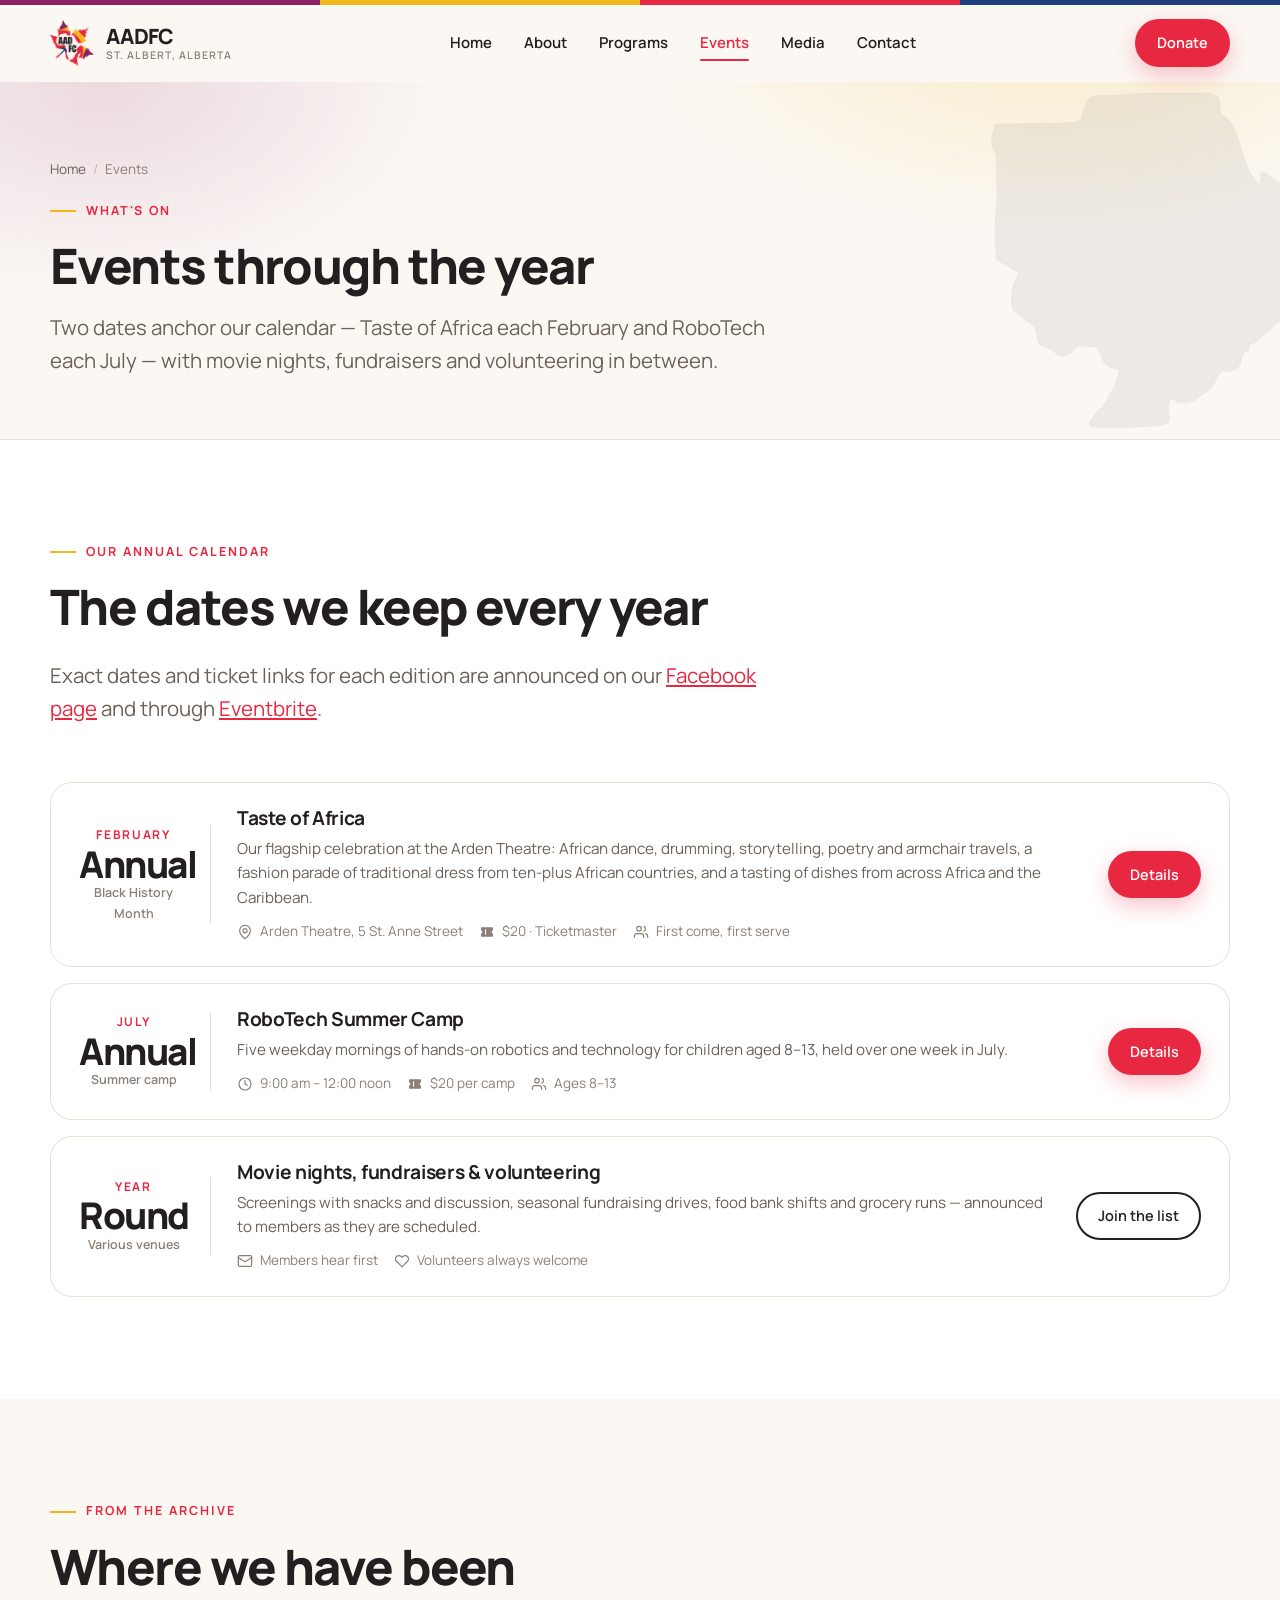
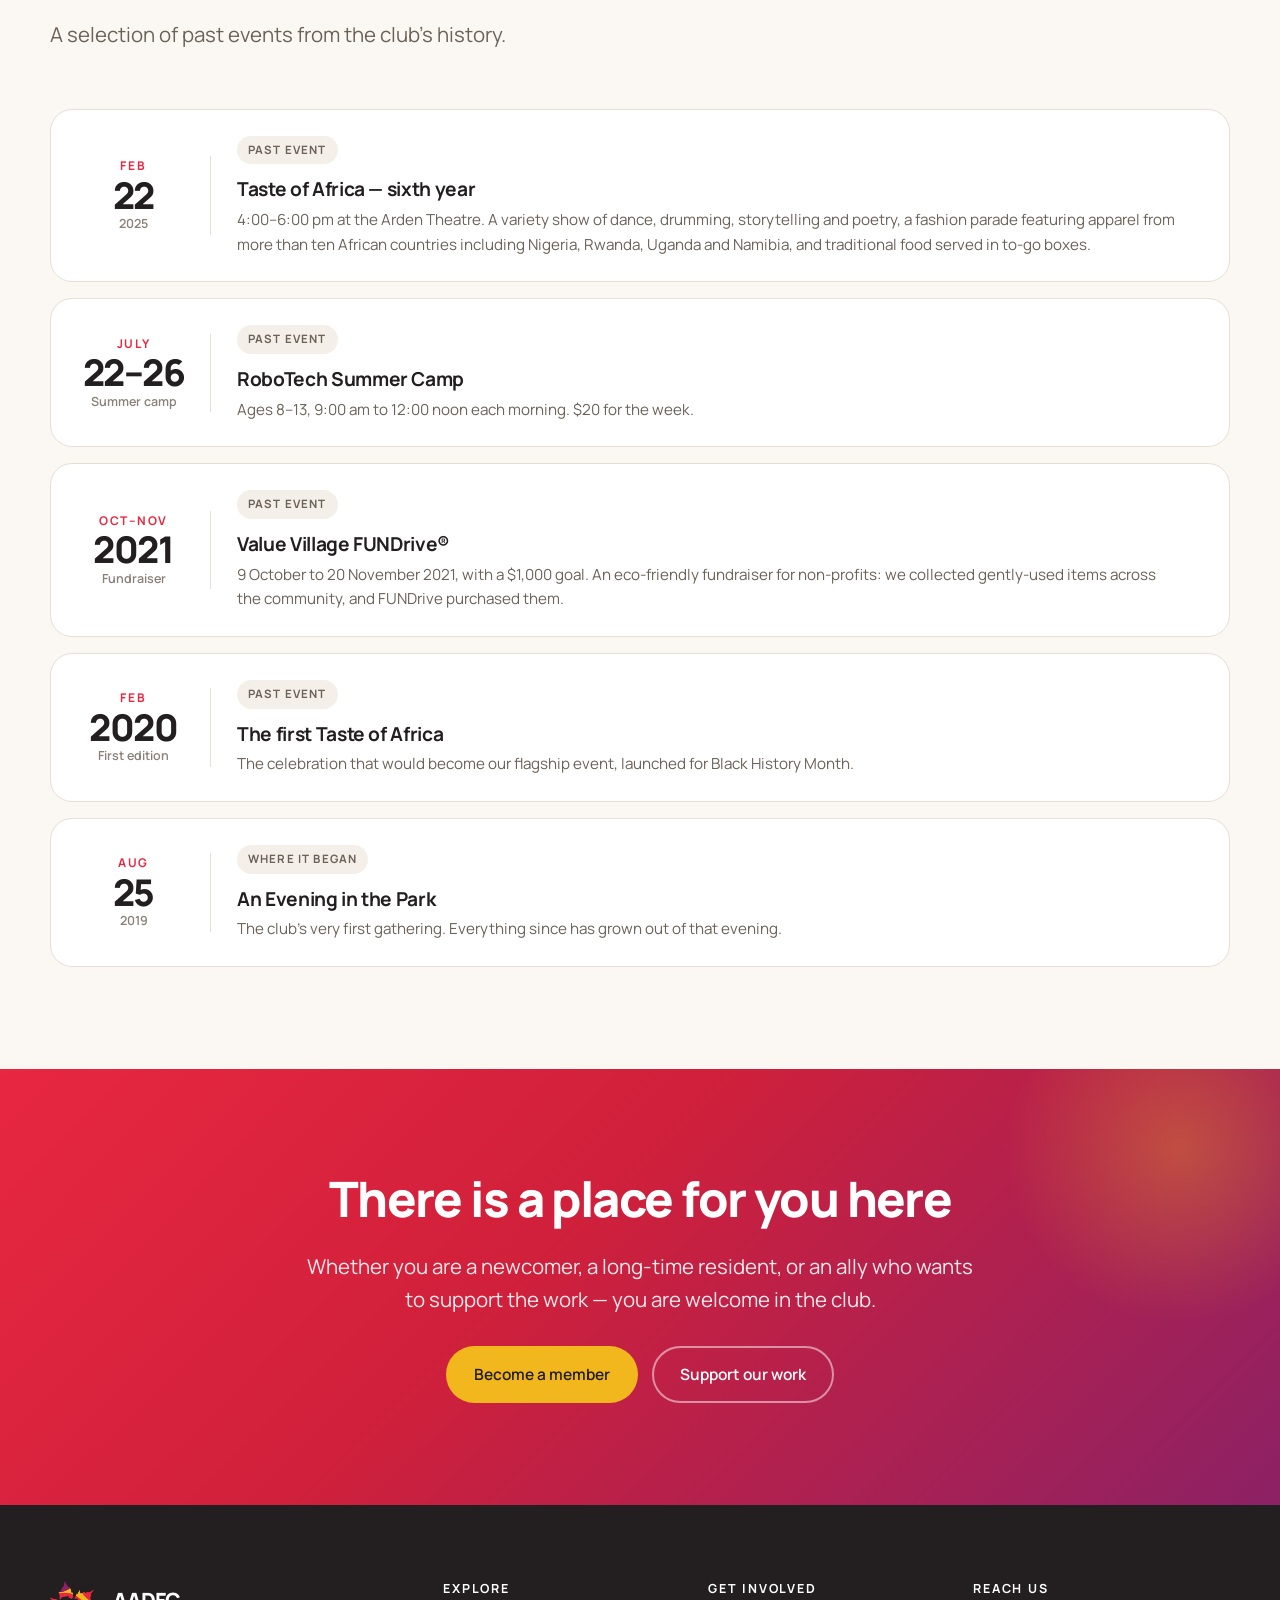
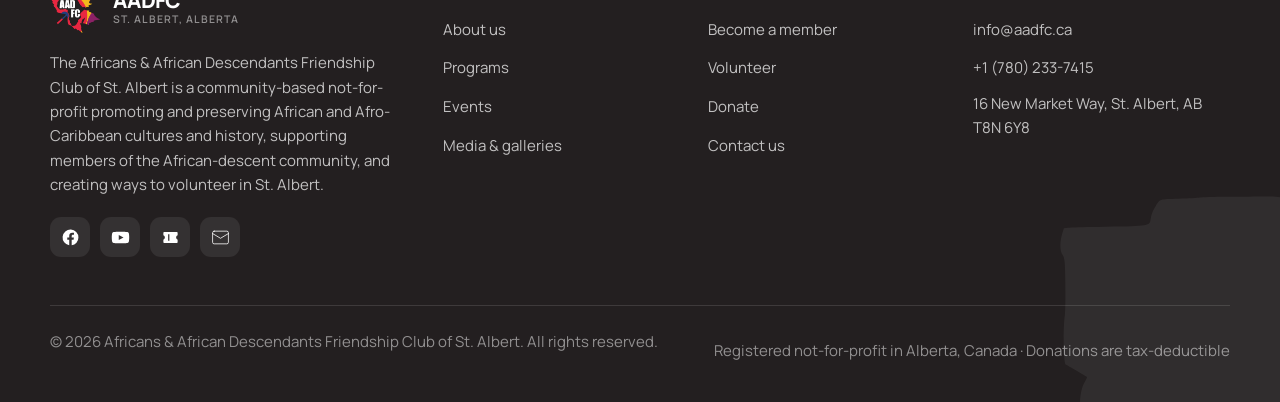
<file: events.html>
<!doctype html>
<html lang="en">
<head>
<meta charset="utf-8">
<meta name="viewport" content="width=device-width, initial-scale=1">
<title>Events — AADFC St. Albert</title>
<meta name="description" content="Taste of Africa every February at the Arden Theatre, RoboTech summer camp each July, plus movie nights, fundraisers and volunteering through the year.">
<link rel="canonical" href="https://aadfc.ca/events.html">

<meta property="og:type" content="website">
<meta property="og:site_name" content="AADFC">
<meta property="og:title" content="Events — AADFC St. Albert">
<meta property="og:description" content="Taste of Africa every February at the Arden Theatre, RoboTech summer camp each July, plus movie nights, fundraisers and volunteering through the year.">
<meta property="og:url" content="https://aadfc.ca/events.html">
<meta property="og:image" content="https://aadfc.ca/assets/img/og-image.png">
<meta name="twitter:card" content="summary_large_image">

<meta name="theme-color" content="#E82741">
<link rel="icon" href="assets/img/favicon.ico" sizes="any">
<link rel="icon" type="image/png" href="assets/img/icon-32.png" sizes="32x32">
<link rel="apple-touch-icon" href="assets/img/icon-180.png">
<link rel="manifest" href="site.webmanifest">

<link rel="preconnect" href="https://fonts.googleapis.com">
<link rel="preconnect" href="https://fonts.gstatic.com" crossorigin>
<link href="https://fonts.googleapis.com/css2?family=Manrope:wght@200..800&display=swap" rel="stylesheet">
<link rel="stylesheet" href="css/style.css">
<script>document.documentElement.classList.add('js');</script>
</head>
<body>
<a class="skip-link" href="#main">Skip to content</a>
<div class="stripe" aria-hidden="true"><span></span><span></span><span></span><span></span></div>
<header class="site-header">
  <div class="wrap header-inner">
    <a class="brand" href="index.html">
      <img src="assets/img/logo.png" alt="" width="44" height="45">
      <span class="brand-text">
        <span class="brand-name">AADFC</span>
        <span class="brand-sub">St. Albert, Alberta</span>
      </span>
    </a>

    <nav class="nav" id="primary-nav" aria-label="Primary">
      <a href="index.html">Home</a>
      <a href="about.html">About</a>
      <a href="programs.html">Programs</a>
      <a href="events.html" aria-current="page">Events</a>
      <a href="media.html">Media</a>
      <a href="contact.html">Contact</a>
      <a class="btn btn--primary btn--sm" href="donate.html">Donate</a>
    </nav>

    <div class="header-cta">
      <a class="btn btn--primary btn--sm" href="donate.html">Donate</a>
      <button class="nav-toggle" type="button" aria-expanded="false"
              aria-controls="primary-nav" aria-label="Menu"><span></span></button>
    </div>
  </div>
</header>
<main id="main">
<section class="page-head">
  <div class="wrap">
    <p class="crumbs"><a href="index.html">Home</a><span>/</span>Events</p>
    <p class="eyebrow">What's on</p>
    <h1 class="h-lg">Events through the year</h1>
    <p class="lede">Two dates anchor our calendar &mdash; Taste of Africa each February and RoboTech each July &mdash; with movie nights, fundraisers and volunteering in between.</p>
  </div>
</section>

<section class="section section--white">
  <div class="wrap">
    <div class="section-head">
      <p class="eyebrow">Our annual calendar</p>
      <h2 class="h-lg">The dates we keep every year</h2>
      <p class="lede">
        Exact dates and ticket links for each edition are announced on our
        <a href="https://www.facebook.com/Africans.and.African.Descents.in.St.Albert/" rel="noopener" target="_blank" style="color:var(--red)">Facebook page</a>
        and through
        <a href="https://www.eventbrite.ca/o/africans-amp-african-descendants-friendship-club-of-st-albert-32254563457" rel="noopener" target="_blank" style="color:var(--red)">Eventbrite</a>.
      </p>
    </div>

    <article class="event reveal">
      <div class="event-date">
        <span class="m">February</span>
        <span class="d">Annual</span>
        <span class="y">Black History Month</span>
      </div>
      <div>
        <h3>Taste of Africa</h3>
        <p>
          Our flagship celebration at the Arden Theatre: African dance, drumming,
          storytelling, poetry and armchair travels, a fashion parade of traditional
          dress from ten-plus African countries, and a tasting of dishes from across
          Africa and the Caribbean.
        </p>
        <div class="event-meta">
          <span><svg viewBox="0 0 24 24" fill="none" stroke="currentColor" stroke-linecap="round" stroke-linejoin="round"><path d="M20 10c0 6-8 12-8 12s-8-6-8-12a8 8 0 0 1 16 0Z"/><circle cx="12" cy="10" r="3"/></svg> Arden Theatre, 5 St. Anne Street</span>
          <span><svg viewBox="0 0 24 24" fill="currentColor"><path d="M4 5h16a1 1 0 0 1 1 1v3.2a3 3 0 0 0 0 5.6V18a1 1 0 0 1-1 1H4a1 1 0 0 1-1-1v-3.2a3 3 0 0 0 0-5.6V6a1 1 0 0 1 1-1Zm5 3v8h1.6V8H9Z"/></svg> $20 &middot; Ticketmaster</span>
          <span><svg viewBox="0 0 24 24" fill="none" stroke="currentColor" stroke-linecap="round" stroke-linejoin="round"><path d="M16 20v-1.6a4 4 0 0 0-4-4H6a4 4 0 0 0-4 4V20"/><circle cx="9" cy="7" r="3.4"/><path d="M22 20v-1.6a4 4 0 0 0-3-3.9"/><path d="M16.5 3.6a4 4 0 0 1 0 7.1"/></svg> First come, first serve</span>
        </div>
      </div>
      <a class="btn btn--primary btn--sm" href="programs.html#taste-of-africa">Details</a>
    </article>

    <article class="event reveal">
      <div class="event-date">
        <span class="m">July</span>
        <span class="d">Annual</span>
        <span class="y">Summer camp</span>
      </div>
      <div>
        <h3>RoboTech Summer Camp</h3>
        <p>
          Five weekday mornings of hands-on robotics and technology for children
          aged 8&ndash;13, held over one week in July.
        </p>
        <div class="event-meta">
          <span><svg viewBox="0 0 24 24" fill="none" stroke="currentColor" stroke-linecap="round" stroke-linejoin="round"><circle cx="12" cy="12" r="9"/><path d="M12 7v5l3.2 1.9"/></svg> 9:00&nbsp;am &ndash; 12:00&nbsp;noon</span>
          <span><svg viewBox="0 0 24 24" fill="currentColor"><path d="M4 5h16a1 1 0 0 1 1 1v3.2a3 3 0 0 0 0 5.6V18a1 1 0 0 1-1 1H4a1 1 0 0 1-1-1v-3.2a3 3 0 0 0 0-5.6V6a1 1 0 0 1 1-1Zm5 3v8h1.6V8H9Z"/></svg> $20 per camp</span>
          <span><svg viewBox="0 0 24 24" fill="none" stroke="currentColor" stroke-linecap="round" stroke-linejoin="round"><path d="M16 20v-1.6a4 4 0 0 0-4-4H6a4 4 0 0 0-4 4V20"/><circle cx="9" cy="7" r="3.4"/><path d="M22 20v-1.6a4 4 0 0 0-3-3.9"/><path d="M16.5 3.6a4 4 0 0 1 0 7.1"/></svg> Ages 8&ndash;13</span>
        </div>
      </div>
      <a class="btn btn--primary btn--sm" href="programs.html#robotech">Details</a>
    </article>

    <article class="event reveal">
      <div class="event-date">
        <span class="m">Year</span>
        <span class="d">Round</span>
        <span class="y">Various venues</span>
      </div>
      <div>
        <h3>Movie nights, fundraisers &amp; volunteering</h3>
        <p>
          Screenings with snacks and discussion, seasonal fundraising drives, food
          bank shifts and grocery runs &mdash; announced to members as they are
          scheduled.
        </p>
        <div class="event-meta">
          <span><svg viewBox="0 0 24 24" fill="none" stroke="currentColor" stroke-linecap="round" stroke-linejoin="round"><rect x="2" y="4" width="20" height="16" rx="2"/><path d="m2 7 10 6 10-6"/></svg> Members hear first</span>
          <span><svg viewBox="0 0 24 24" fill="none" stroke="currentColor" stroke-linecap="round" stroke-linejoin="round"><path d="M20.3 5.3a5 5 0 0 0-7.1 0L12 6.6l-1.2-1.3a5 5 0 1 0-7.1 7.1l8.3 8.3 8.3-8.3a5 5 0 0 0 0-7.1Z"/></svg> Volunteers always welcome</span>
        </div>
      </div>
      <a class="btn btn--outline btn--sm" href="contact.html">Join the list</a>
    </article>
  </div>
</section>

<section class="section section--paper">
  <div class="wrap">
    <div class="section-head">
      <p class="eyebrow">From the archive</p>
      <h2 class="h-lg">Where we have been</h2>
      <p class="lede">A selection of past events from the club's history.</p>
    </div>

    <article class="event reveal">
      <div class="event-date"><span class="m">Feb</span><span class="d">22</span><span class="y">2025</span></div>
      <div>
        <span class="tag tag--past">Past event</span>
        <h3>Taste of Africa &mdash; sixth year</h3>
        <p>
          4:00&ndash;6:00&nbsp;pm at the Arden Theatre. A variety show of dance,
          drumming, storytelling and poetry, a fashion parade featuring apparel from
          more than ten African countries including Nigeria, Rwanda, Uganda and
          Namibia, and traditional food served in to-go boxes.
        </p>
      </div>
      <span></span>
    </article>

    <article class="event reveal">
      <div class="event-date"><span class="m">July</span><span class="d">22&ndash;26</span><span class="y">Summer camp</span></div>
      <div>
        <span class="tag tag--past">Past event</span>
        <h3>RoboTech Summer Camp</h3>
        <p>Ages 8&ndash;13, 9:00&nbsp;am to 12:00&nbsp;noon each morning. $20 for the week.</p>
      </div>
      <span></span>
    </article>

    <article class="event reveal">
      <div class="event-date"><span class="m">Oct&ndash;Nov</span><span class="d">2021</span><span class="y">Fundraiser</span></div>
      <div>
        <span class="tag tag--past">Past event</span>
        <h3>Value Village FUNDrive&reg;</h3>
        <p>
          9 October to 20 November 2021, with a $1,000 goal. An eco-friendly
          fundraiser for non-profits: we collected gently-used items across the
          community, and FUNDrive purchased them.
        </p>
      </div>
      <span></span>
    </article>

    <article class="event reveal">
      <div class="event-date"><span class="m">Feb</span><span class="d">2020</span><span class="y">First edition</span></div>
      <div>
        <span class="tag tag--past">Past event</span>
        <h3>The first Taste of Africa</h3>
        <p>The celebration that would become our flagship event, launched for Black History Month.</p>
      </div>
      <span></span>
    </article>

    <article class="event reveal">
      <div class="event-date"><span class="m">Aug</span><span class="d">25</span><span class="y">2019</span></div>
      <div>
        <span class="tag tag--past">Where it began</span>
        <h3>An Evening in the Park</h3>
        <p>
          The club's very first gathering. Everything since has grown out of that
          evening.
        </p>
      </div>
      <span></span>
    </article>
  </div>
</section>

<section class="section cta-band">
  <div class="wrap text-center">
    <h2 class="h-lg reveal">There is a place for you here</h2>
    <p class="lede reveal" style="color:rgba(255,255,255,.9);max-width:56ch;margin-inline:auto">
      Whether you are a newcomer, a long-time resident, or an ally who wants to
      support the work — you are welcome in the club.
    </p>
    <div class="btn-row btn-row--center reveal" style="margin-top:30px">
      <a class="btn btn--gold" href="contact.html">Become a member</a>
      <a class="btn btn--ghost-light" href="donate.html">Support our work</a>
    </div>
  </div>
</section>

</main>
<footer class="site-footer">
  <div class="wrap">
    <div class="footer-grid">
      <div>
        <a class="footer-brand" href="index.html">
          <img src="assets/img/logo-light.png" alt="" width="50" height="52">
          <span class="brand-text">
            <span class="brand-name">AADFC</span>
            <span class="brand-sub">St. Albert, Alberta</span>
          </span>
        </a>
        <p>
          The Africans &amp; African Descendants Friendship Club of St. Albert is a community-based not-for-profit promoting and preserving
          African and Afro-Caribbean cultures and history, supporting members of
          the African-descent community, and creating ways to volunteer in St.&nbsp;Albert.
        </p>
        <div class="socials">
          <a href="https://www.facebook.com/Africans.and.African.Descents.in.St.Albert/" aria-label="AADFC on Facebook" rel="noopener" target="_blank"><svg viewBox="0 0 24 24" fill="currentColor"><path d="M22 12a10 10 0 1 0-11.6 9.9v-7H7.9V12h2.5V9.8c0-2.5 1.5-3.9 3.8-3.9 1.1 0 2.2.2 2.2.2v2.5h-1.3c-1.2 0-1.6.8-1.6 1.6V12h2.8l-.4 2.9h-2.4v7A10 10 0 0 0 22 12Z"/></svg></a>
          <a href="https://www.youtube.com/@aadfc" aria-label="AADFC on YouTube" rel="noopener" target="_blank"><svg viewBox="0 0 24 24" fill="currentColor"><path d="M23 12s0-3.4-.4-5a2.6 2.6 0 0 0-1.8-1.8C19.2 4.8 12 4.8 12 4.8s-7.2 0-8.8.4A2.6 2.6 0 0 0 1.4 7C1 8.6 1 12 1 12s0 3.4.4 5a2.6 2.6 0 0 0 1.8 1.8c1.6.4 8.8.4 8.8.4s7.2 0 8.8-.4A2.6 2.6 0 0 0 22.6 17c.4-1.6.4-5 .4-5ZM9.8 15.3V8.7l6 3.3-6 3.3Z"/></svg></a>
          <a href="https://www.eventbrite.ca/o/africans-amp-african-descendants-friendship-club-of-st-albert-32254563457" aria-label="AADFC on Eventbrite" rel="noopener" target="_blank"><svg viewBox="0 0 24 24" fill="currentColor"><path d="M4 5h16a1 1 0 0 1 1 1v3.2a3 3 0 0 0 0 5.6V18a1 1 0 0 1-1 1H4a1 1 0 0 1-1-1v-3.2a3 3 0 0 0 0-5.6V6a1 1 0 0 1 1-1Zm5 3v8h1.6V8H9Z"/></svg></a>
          <a href="mailto:info@aadfc.ca" aria-label="Email AADFC"><svg viewBox="0 0 24 24" fill="none" stroke="currentColor" stroke-linecap="round" stroke-linejoin="round"><rect x="2" y="4" width="20" height="16" rx="2"/><path d="m2 7 10 6 10-6"/></svg></a>
        </div>
      </div>

      <div>
        <h4>Explore</h4>
        <ul class="footer-links">
          <li><a href="about.html">About us</a></li>
          <li><a href="programs.html">Programs</a></li>
          <li><a href="events.html">Events</a></li>
          <li><a href="media.html">Media &amp; galleries</a></li>
        </ul>
      </div>

      <div>
        <h4>Get involved</h4>
        <ul class="footer-links">
          <li><a href="contact.html">Become a member</a></li>
          <li><a href="contact.html#volunteer">Volunteer</a></li>
          <li><a href="donate.html">Donate</a></li>
          <li><a href="contact.html">Contact us</a></li>
        </ul>
      </div>

      <div>
        <h4>Reach us</h4>
        <ul class="footer-links">
          <li><a href="mailto:info@aadfc.ca">info@aadfc.ca</a></li>
          <li><a href="tel:+17802337415">+1 (780) 233-7415</a></li>
          <li style="color:rgba(255,255,255,.72);font-size:15px">16 New Market Way, St. Albert, AB T8N 6Y8</li>
        </ul>
      </div>
    </div>

    <div class="footer-bottom">
      <p>&copy; <span id="year">2026</span> Africans &amp; African Descendants Friendship Club of St. Albert. All rights reserved.</p>
      <p>Registered not-for-profit in Alberta, Canada &middot; Donations are tax-deductible</p>
    </div>
  </div>
</footer>

<script src="js/main.js"></script>
</body>
</html>
</file>
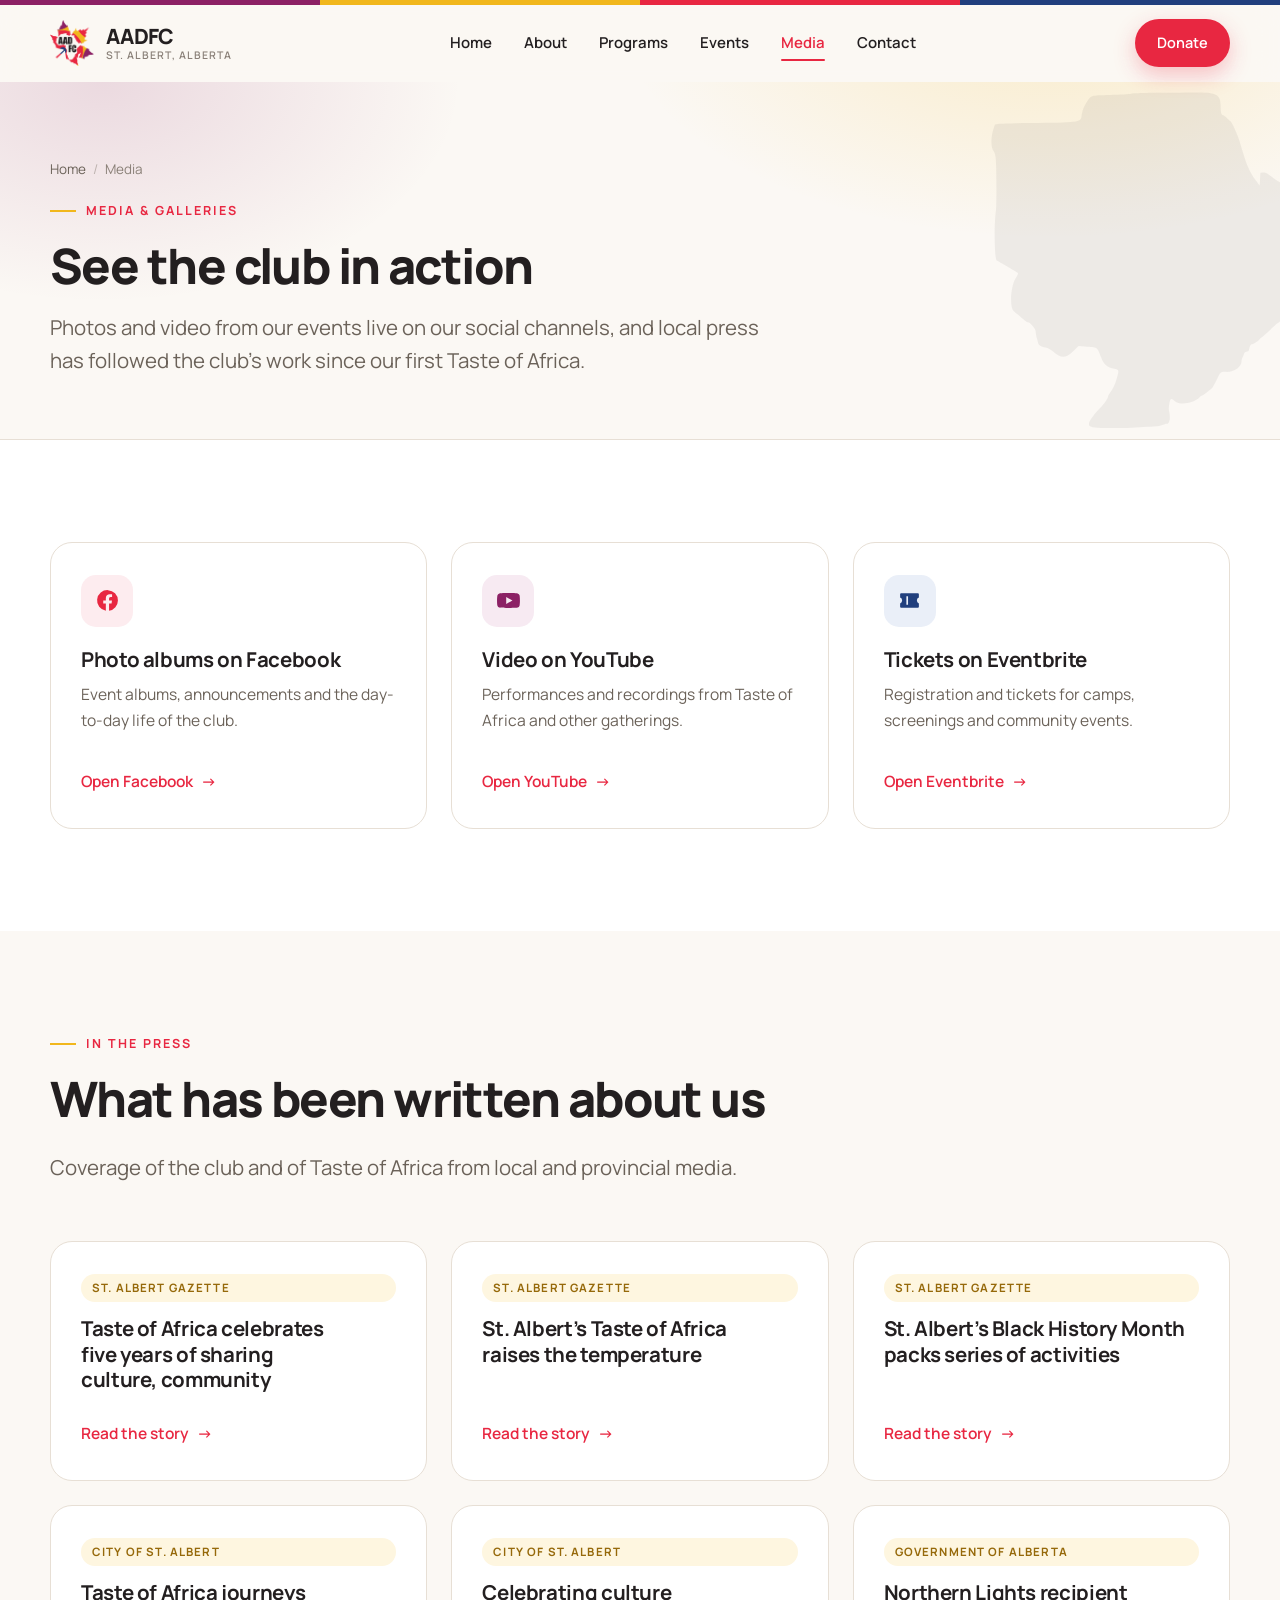
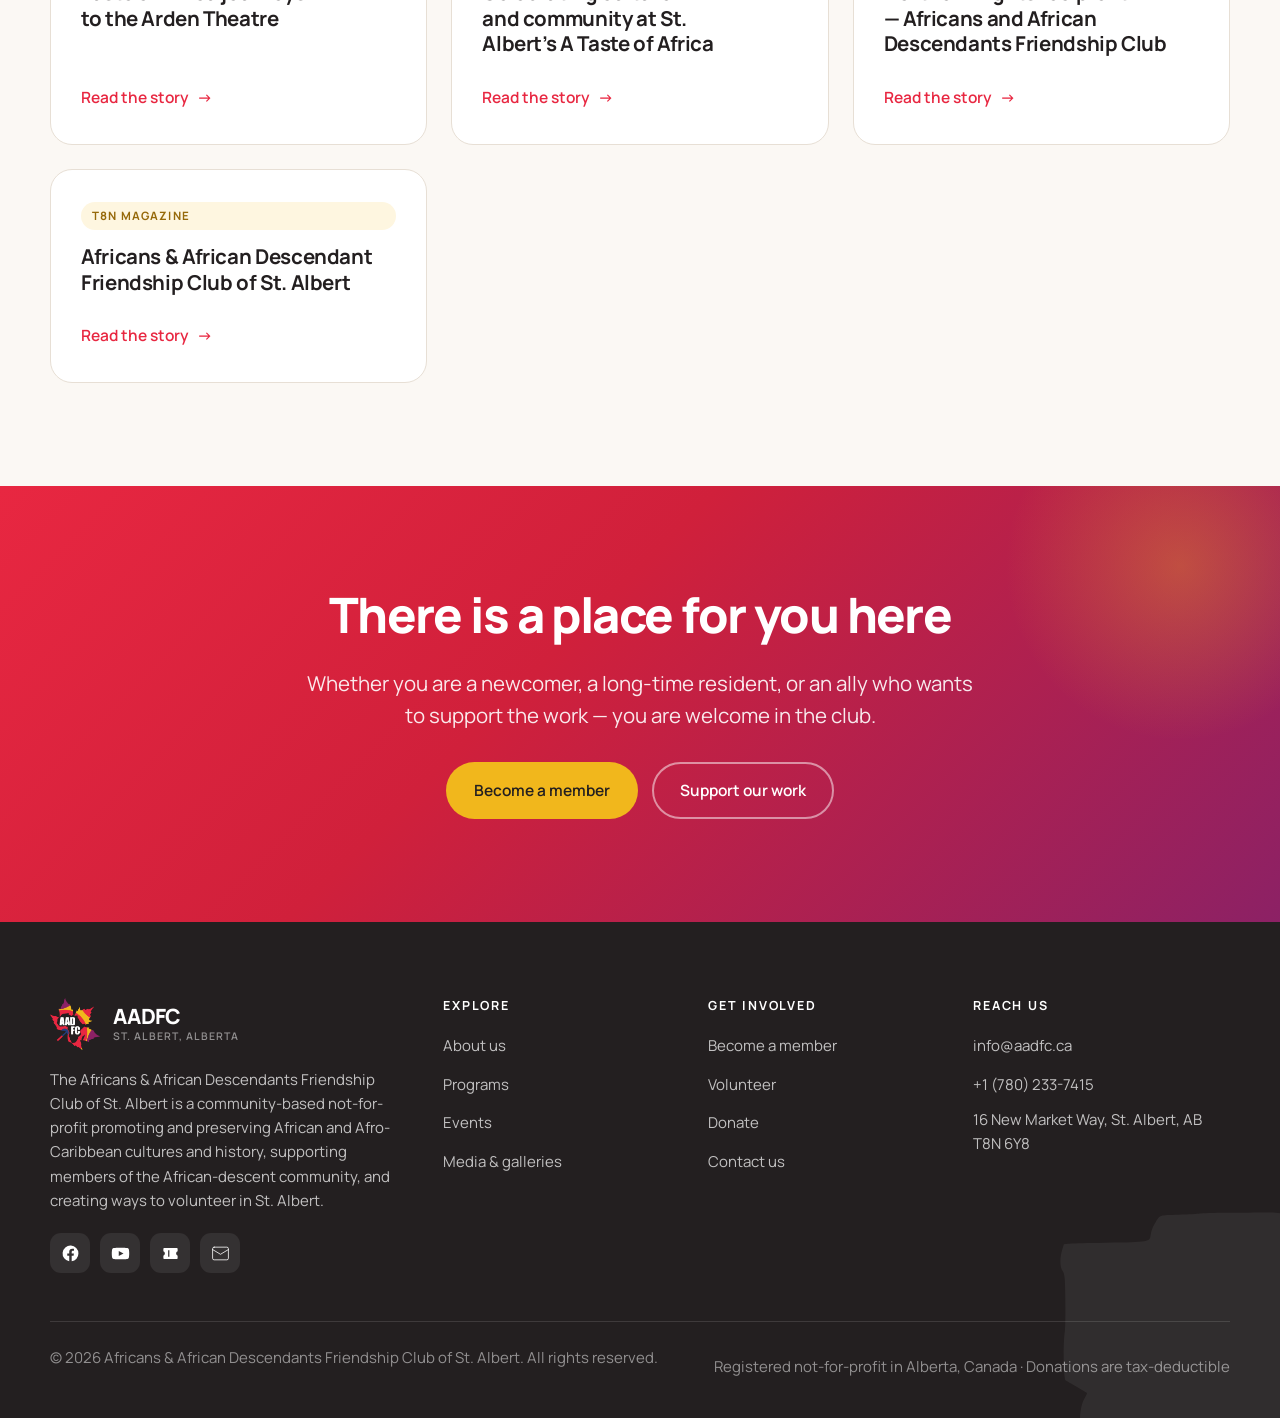
<file: media.html>
<!doctype html>
<html lang="en">
<head>
<meta charset="utf-8">
<meta name="viewport" content="width=device-width, initial-scale=1">
<title>Media & Galleries — AADFC St. Albert</title>
<meta name="description" content="Photos, video and press coverage of the Africans & African Descendants Friendship Club of St. Albert and its annual Taste of Africa celebration.">
<link rel="canonical" href="https://aadfc.ca/media.html">

<meta property="og:type" content="website">
<meta property="og:site_name" content="AADFC">
<meta property="og:title" content="Media & Galleries — AADFC St. Albert">
<meta property="og:description" content="Photos, video and press coverage of the Africans & African Descendants Friendship Club of St. Albert and its annual Taste of Africa celebration.">
<meta property="og:url" content="https://aadfc.ca/media.html">
<meta property="og:image" content="https://aadfc.ca/assets/img/og-image.png">
<meta name="twitter:card" content="summary_large_image">

<meta name="theme-color" content="#E82741">
<link rel="icon" href="assets/img/favicon.ico" sizes="any">
<link rel="icon" type="image/png" href="assets/img/icon-32.png" sizes="32x32">
<link rel="apple-touch-icon" href="assets/img/icon-180.png">
<link rel="manifest" href="site.webmanifest">

<link rel="preconnect" href="https://fonts.googleapis.com">
<link rel="preconnect" href="https://fonts.gstatic.com" crossorigin>
<link href="https://fonts.googleapis.com/css2?family=Manrope:wght@200..800&display=swap" rel="stylesheet">
<link rel="stylesheet" href="css/style.css">
<script>document.documentElement.classList.add('js');</script>
</head>
<body>
<a class="skip-link" href="#main">Skip to content</a>
<div class="stripe" aria-hidden="true"><span></span><span></span><span></span><span></span></div>
<header class="site-header">
  <div class="wrap header-inner">
    <a class="brand" href="index.html">
      <img src="assets/img/logo.png" alt="" width="44" height="45">
      <span class="brand-text">
        <span class="brand-name">AADFC</span>
        <span class="brand-sub">St. Albert, Alberta</span>
      </span>
    </a>

    <nav class="nav" id="primary-nav" aria-label="Primary">
      <a href="index.html">Home</a>
      <a href="about.html">About</a>
      <a href="programs.html">Programs</a>
      <a href="events.html">Events</a>
      <a href="media.html" aria-current="page">Media</a>
      <a href="contact.html">Contact</a>
      <a class="btn btn--primary btn--sm" href="donate.html">Donate</a>
    </nav>

    <div class="header-cta">
      <a class="btn btn--primary btn--sm" href="donate.html">Donate</a>
      <button class="nav-toggle" type="button" aria-expanded="false"
              aria-controls="primary-nav" aria-label="Menu"><span></span></button>
    </div>
  </div>
</header>
<main id="main">
<section class="page-head">
  <div class="wrap">
    <p class="crumbs"><a href="index.html">Home</a><span>/</span>Media</p>
    <p class="eyebrow">Media &amp; galleries</p>
    <h1 class="h-lg">See the club in action</h1>
    <p class="lede">Photos and video from our events live on our social channels, and local press has followed the club's work since our first Taste of Africa.</p>
  </div>
</section>

<section class="section section--white">
  <div class="wrap">
    <div class="grid grid-3">
      <article class="card reveal">
        <div class="card-icon"><svg viewBox="0 0 24 24" fill="currentColor"><path d="M22 12a10 10 0 1 0-11.6 9.9v-7H7.9V12h2.5V9.8c0-2.5 1.5-3.9 3.8-3.9 1.1 0 2.2.2 2.2.2v2.5h-1.3c-1.2 0-1.6.8-1.6 1.6V12h2.8l-.4 2.9h-2.4v7A10 10 0 0 0 22 12Z"/></svg></div>
        <h3>Photo albums on Facebook</h3>
        <p>Event albums, announcements and the day-to-day life of the club.</p>
        <a class="arrow-link" href="https://www.facebook.com/Africans.and.African.Descents.in.St.Albert/" rel="noopener" target="_blank">Open Facebook <span aria-hidden="true">&rarr;</span></a>
      </article>
      <article class="card reveal">
        <div class="card-icon card-icon--plum"><svg viewBox="0 0 24 24" fill="currentColor"><path d="M23 12s0-3.4-.4-5a2.6 2.6 0 0 0-1.8-1.8C19.2 4.8 12 4.8 12 4.8s-7.2 0-8.8.4A2.6 2.6 0 0 0 1.4 7C1 8.6 1 12 1 12s0 3.4.4 5a2.6 2.6 0 0 0 1.8 1.8c1.6.4 8.8.4 8.8.4s7.2 0 8.8-.4A2.6 2.6 0 0 0 22.6 17c.4-1.6.4-5 .4-5ZM9.8 15.3V8.7l6 3.3-6 3.3Z"/></svg></div>
        <h3>Video on YouTube</h3>
        <p>Performances and recordings from Taste of Africa and other gatherings.</p>
        <a class="arrow-link" href="https://www.youtube.com/@aadfc" rel="noopener" target="_blank">Open YouTube <span aria-hidden="true">&rarr;</span></a>
      </article>
      <article class="card reveal">
        <div class="card-icon card-icon--navy"><svg viewBox="0 0 24 24" fill="currentColor"><path d="M4 5h16a1 1 0 0 1 1 1v3.2a3 3 0 0 0 0 5.6V18a1 1 0 0 1-1 1H4a1 1 0 0 1-1-1v-3.2a3 3 0 0 0 0-5.6V6a1 1 0 0 1 1-1Zm5 3v8h1.6V8H9Z"/></svg></div>
        <h3>Tickets on Eventbrite</h3>
        <p>Registration and tickets for camps, screenings and community events.</p>
        <a class="arrow-link" href="https://www.eventbrite.ca/o/africans-amp-african-descendants-friendship-club-of-st-albert-32254563457" rel="noopener" target="_blank">Open Eventbrite <span aria-hidden="true">&rarr;</span></a>
      </article>
    </div>
  </div>
</section>

<!-- ------------------------------------------------------------------
     PHOTO GALLERY
     To add photos, drop the image files into assets/img/gallery/ and
     copy this block once per photo inside the .gallery grid below:

       <figure class="gallery-item" style="padding:0">
         <img src="assets/img/gallery/your-photo.jpg"
              alt="Short description of what is happening in the photo"
              style="width:100%;height:100%;object-fit:cover">
       </figure>
     ------------------------------------------------------------------ -->
<section class="section section--paper">
  <div class="wrap">
    <div class="section-head">
      <p class="eyebrow">In the press</p>
      <h2 class="h-lg">What has been written about us</h2>
      <p class="lede">
        Coverage of the club and of Taste of Africa from local and provincial media.
      </p>
    </div>
    <div class="grid grid-3">
      <article class="card reveal">
        <span class="tag tag--gold">St. Albert Gazette</span>
        <h3>Taste of Africa celebrates five years of sharing culture, community</h3>
        <a class="arrow-link" href="https://www.stalbertgazette.com/local-news/taste-of-africa-celebrates-five-years-of-sharing-culture-community-8149820" rel="noopener" target="_blank">Read the story <span aria-hidden="true">&rarr;</span></a>
      </article>
      <article class="card reveal">
        <span class="tag tag--gold">St. Albert Gazette</span>
        <h3>St. Albert&rsquo;s Taste of Africa raises the temperature</h3>
        <a class="arrow-link" href="https://www.stalbertgazette.com/local-entertainment/st-alberts-taste-of-africa-raises-the-temperature-11894021" rel="noopener" target="_blank">Read the story <span aria-hidden="true">&rarr;</span></a>
      </article>
      <article class="card reveal">
        <span class="tag tag--gold">St. Albert Gazette</span>
        <h3>St. Albert&rsquo;s Black History Month packs series of activities</h3>
        <a class="arrow-link" href="https://www.stalbertgazette.com/local-arts-and-culture/st-alberts-black-history-month-packs-series-of-activities-10142334" rel="noopener" target="_blank">Read the story <span aria-hidden="true">&rarr;</span></a>
      </article>
      <article class="card reveal">
        <span class="tag tag--gold">City of St. Albert</span>
        <h3>Taste of Africa journeys to the Arden Theatre</h3>
        <a class="arrow-link" href="https://stalbert.ca/exp/arts-culture/newsletter/taste-of-africa/" rel="noopener" target="_blank">Read the story <span aria-hidden="true">&rarr;</span></a>
      </article>
      <article class="card reveal">
        <span class="tag tag--gold">City of St. Albert</span>
        <h3>Celebrating culture and community at St. Albert&rsquo;s A Taste of Africa</h3>
        <a class="arrow-link" href="https://stalbert.ca/exp/arts-culture/newsletter/celebrating-culture-and-community-at-st-alberts-a-taste-of-africa/" rel="noopener" target="_blank">Read the story <span aria-hidden="true">&rarr;</span></a>
      </article>
      <article class="card reveal">
        <span class="tag tag--gold">Government of Alberta</span>
        <h3>Northern Lights recipient &mdash; Africans and African Descendants Friendship Club</h3>
        <a class="arrow-link" href="https://www.alberta.ca/alberta-northern-lights-recipient-africans-and-africa-descendants-friendship-club" rel="noopener" target="_blank">Read the story <span aria-hidden="true">&rarr;</span></a>
      </article>
      <article class="card reveal">
        <span class="tag tag--gold">T8N Magazine</span>
        <h3>Africans &amp; African Descendant Friendship Club of St. Albert</h3>
        <a class="arrow-link" href="https://www.t8nmagazine.com/africans-%E2%80%A8african-descendant-%E2%80%A8friendship-club-%E2%80%A8of-st-albert/" rel="noopener" target="_blank">Read the story <span aria-hidden="true">&rarr;</span></a>
      </article>
    </div>
  </div>
</section>

<section class="section cta-band">
  <div class="wrap text-center">
    <h2 class="h-lg reveal">There is a place for you here</h2>
    <p class="lede reveal" style="color:rgba(255,255,255,.9);max-width:56ch;margin-inline:auto">
      Whether you are a newcomer, a long-time resident, or an ally who wants to
      support the work — you are welcome in the club.
    </p>
    <div class="btn-row btn-row--center reveal" style="margin-top:30px">
      <a class="btn btn--gold" href="contact.html">Become a member</a>
      <a class="btn btn--ghost-light" href="donate.html">Support our work</a>
    </div>
  </div>
</section>

</main>
<footer class="site-footer">
  <div class="wrap">
    <div class="footer-grid">
      <div>
        <a class="footer-brand" href="index.html">
          <img src="assets/img/logo-light.png" alt="" width="50" height="52">
          <span class="brand-text">
            <span class="brand-name">AADFC</span>
            <span class="brand-sub">St. Albert, Alberta</span>
          </span>
        </a>
        <p>
          The Africans &amp; African Descendants Friendship Club of St. Albert is a community-based not-for-profit promoting and preserving
          African and Afro-Caribbean cultures and history, supporting members of
          the African-descent community, and creating ways to volunteer in St.&nbsp;Albert.
        </p>
        <div class="socials">
          <a href="https://www.facebook.com/Africans.and.African.Descents.in.St.Albert/" aria-label="AADFC on Facebook" rel="noopener" target="_blank"><svg viewBox="0 0 24 24" fill="currentColor"><path d="M22 12a10 10 0 1 0-11.6 9.9v-7H7.9V12h2.5V9.8c0-2.5 1.5-3.9 3.8-3.9 1.1 0 2.2.2 2.2.2v2.5h-1.3c-1.2 0-1.6.8-1.6 1.6V12h2.8l-.4 2.9h-2.4v7A10 10 0 0 0 22 12Z"/></svg></a>
          <a href="https://www.youtube.com/@aadfc" aria-label="AADFC on YouTube" rel="noopener" target="_blank"><svg viewBox="0 0 24 24" fill="currentColor"><path d="M23 12s0-3.4-.4-5a2.6 2.6 0 0 0-1.8-1.8C19.2 4.8 12 4.8 12 4.8s-7.2 0-8.8.4A2.6 2.6 0 0 0 1.4 7C1 8.6 1 12 1 12s0 3.4.4 5a2.6 2.6 0 0 0 1.8 1.8c1.6.4 8.8.4 8.8.4s7.2 0 8.8-.4A2.6 2.6 0 0 0 22.6 17c.4-1.6.4-5 .4-5ZM9.8 15.3V8.7l6 3.3-6 3.3Z"/></svg></a>
          <a href="https://www.eventbrite.ca/o/africans-amp-african-descendants-friendship-club-of-st-albert-32254563457" aria-label="AADFC on Eventbrite" rel="noopener" target="_blank"><svg viewBox="0 0 24 24" fill="currentColor"><path d="M4 5h16a1 1 0 0 1 1 1v3.2a3 3 0 0 0 0 5.6V18a1 1 0 0 1-1 1H4a1 1 0 0 1-1-1v-3.2a3 3 0 0 0 0-5.6V6a1 1 0 0 1 1-1Zm5 3v8h1.6V8H9Z"/></svg></a>
          <a href="mailto:info@aadfc.ca" aria-label="Email AADFC"><svg viewBox="0 0 24 24" fill="none" stroke="currentColor" stroke-linecap="round" stroke-linejoin="round"><rect x="2" y="4" width="20" height="16" rx="2"/><path d="m2 7 10 6 10-6"/></svg></a>
        </div>
      </div>

      <div>
        <h4>Explore</h4>
        <ul class="footer-links">
          <li><a href="about.html">About us</a></li>
          <li><a href="programs.html">Programs</a></li>
          <li><a href="events.html">Events</a></li>
          <li><a href="media.html">Media &amp; galleries</a></li>
        </ul>
      </div>

      <div>
        <h4>Get involved</h4>
        <ul class="footer-links">
          <li><a href="contact.html">Become a member</a></li>
          <li><a href="contact.html#volunteer">Volunteer</a></li>
          <li><a href="donate.html">Donate</a></li>
          <li><a href="contact.html">Contact us</a></li>
        </ul>
      </div>

      <div>
        <h4>Reach us</h4>
        <ul class="footer-links">
          <li><a href="mailto:info@aadfc.ca">info@aadfc.ca</a></li>
          <li><a href="tel:+17802337415">+1 (780) 233-7415</a></li>
          <li style="color:rgba(255,255,255,.72);font-size:15px">16 New Market Way, St. Albert, AB T8N 6Y8</li>
        </ul>
      </div>
    </div>

    <div class="footer-bottom">
      <p>&copy; <span id="year">2026</span> Africans &amp; African Descendants Friendship Club of St. Albert. All rights reserved.</p>
      <p>Registered not-for-profit in Alberta, Canada &middot; Donations are tax-deductible</p>
    </div>
  </div>
</footer>

<script src="js/main.js"></script>
</body>
</html>
</file>
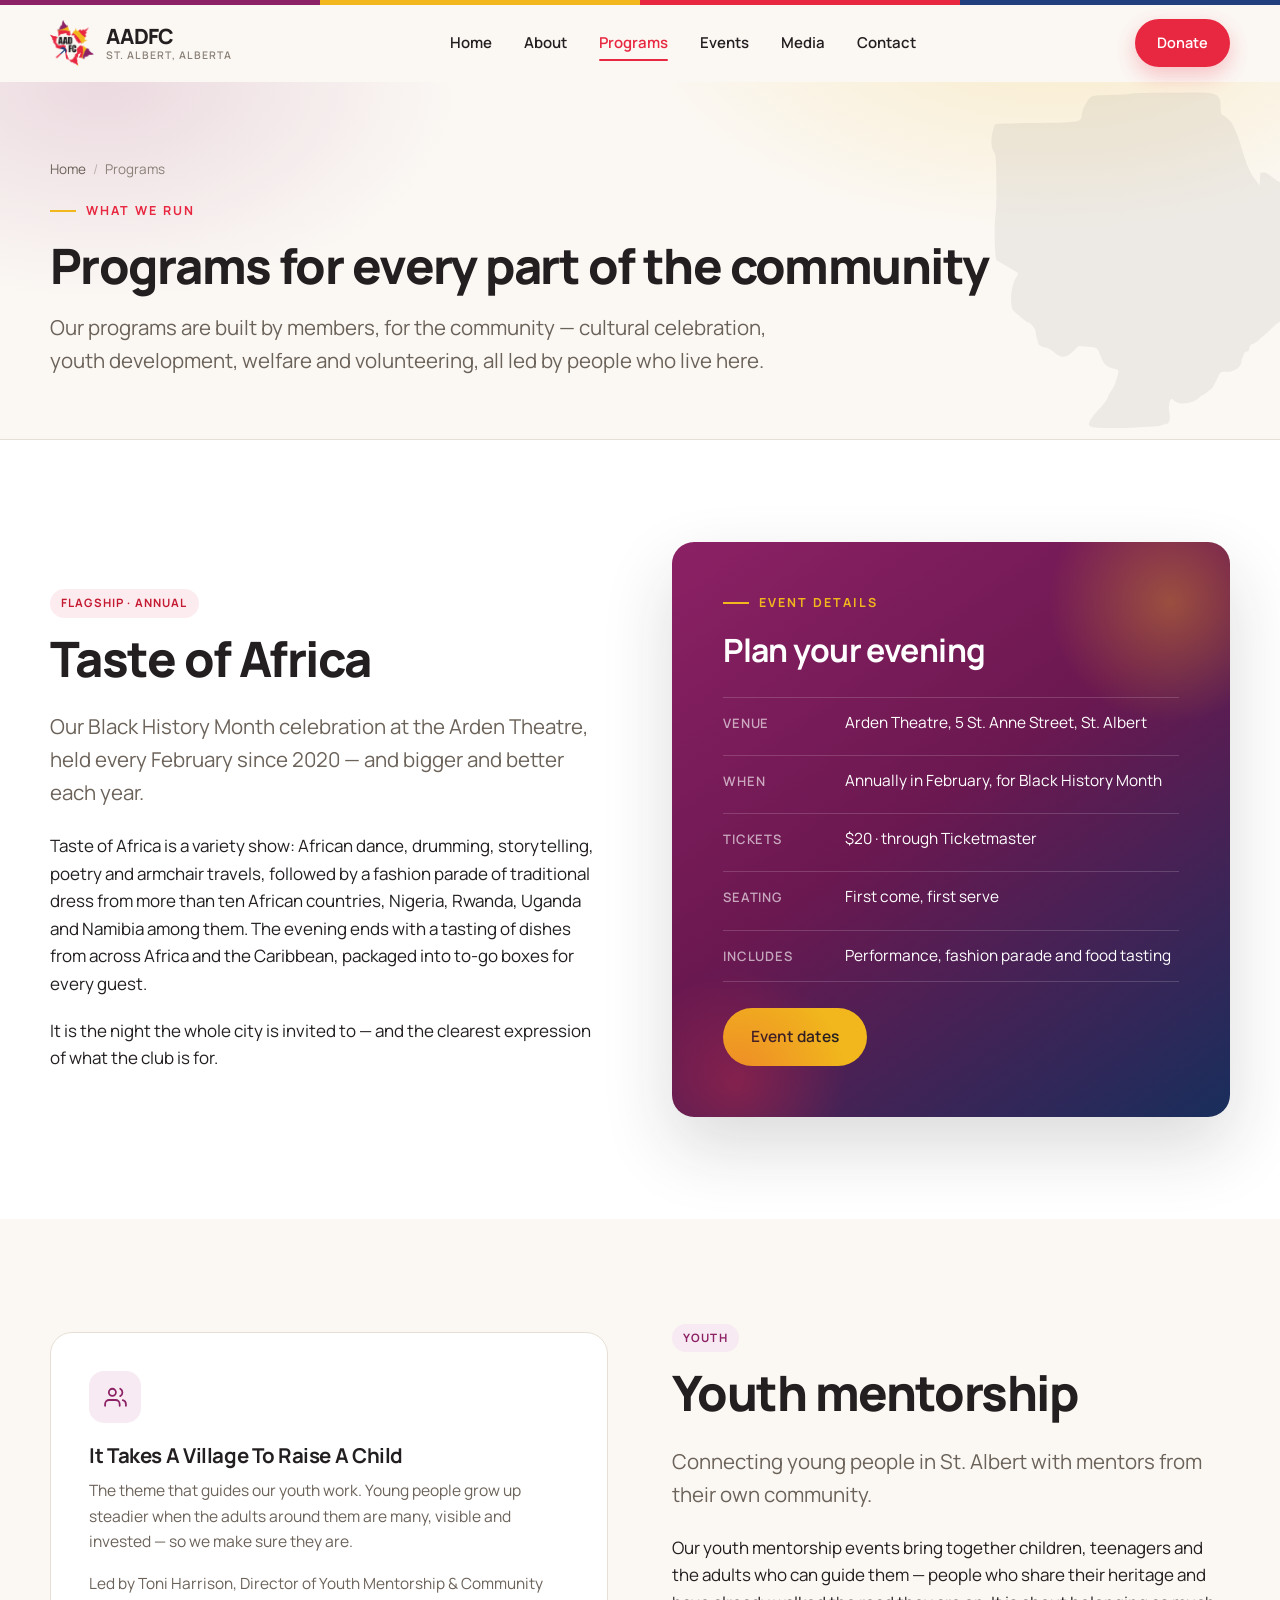
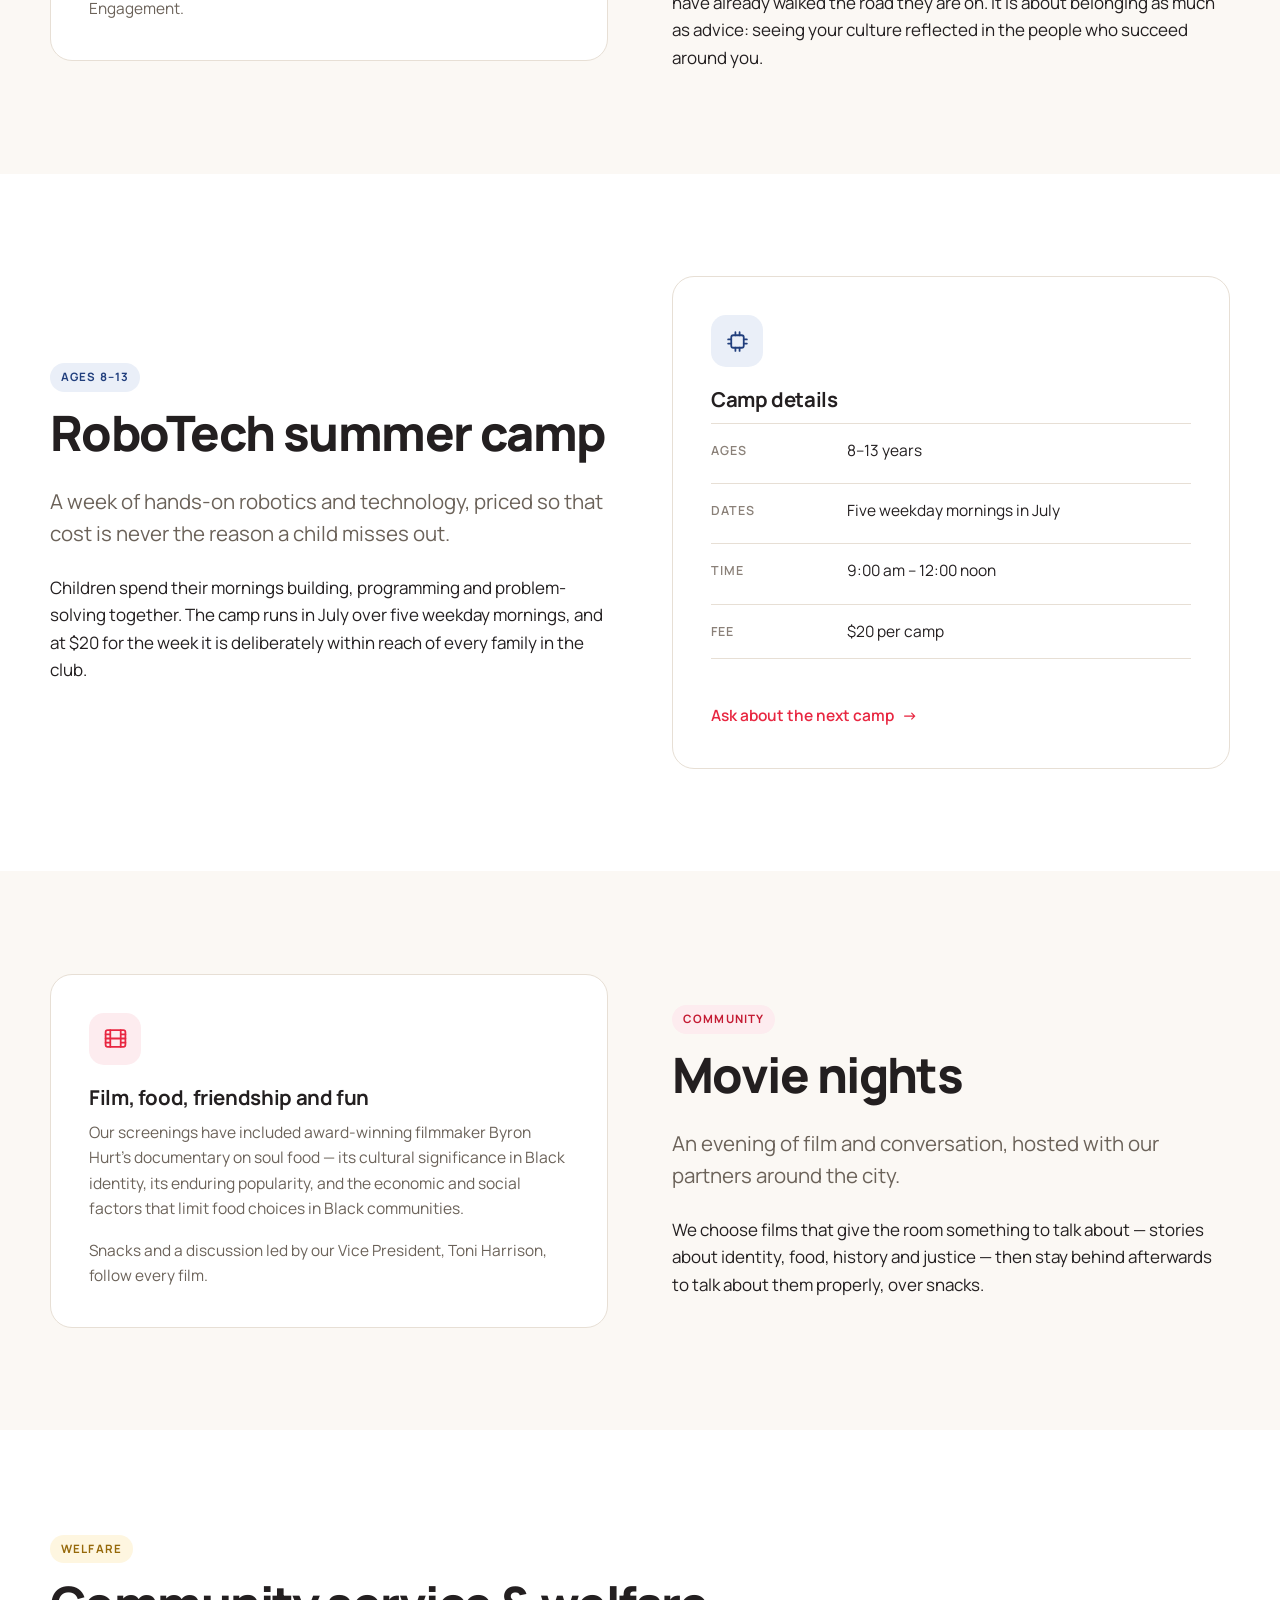
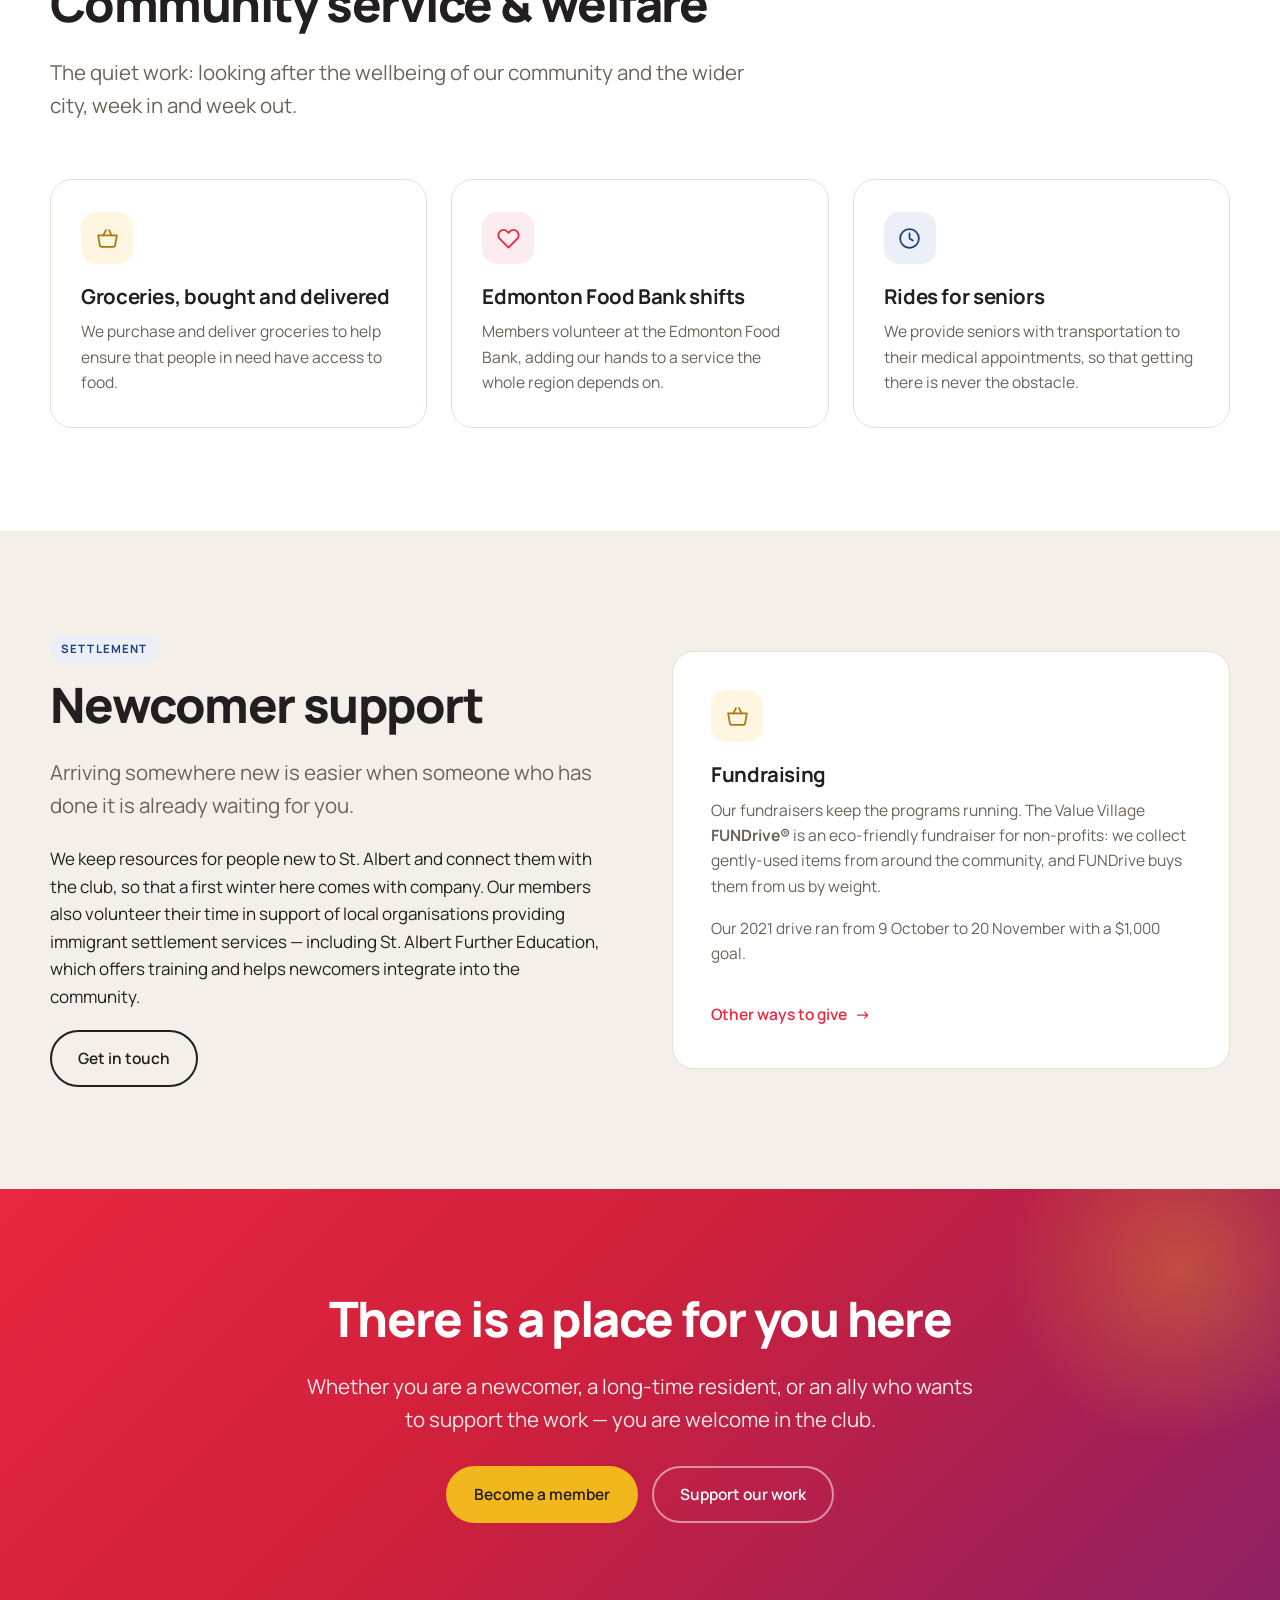
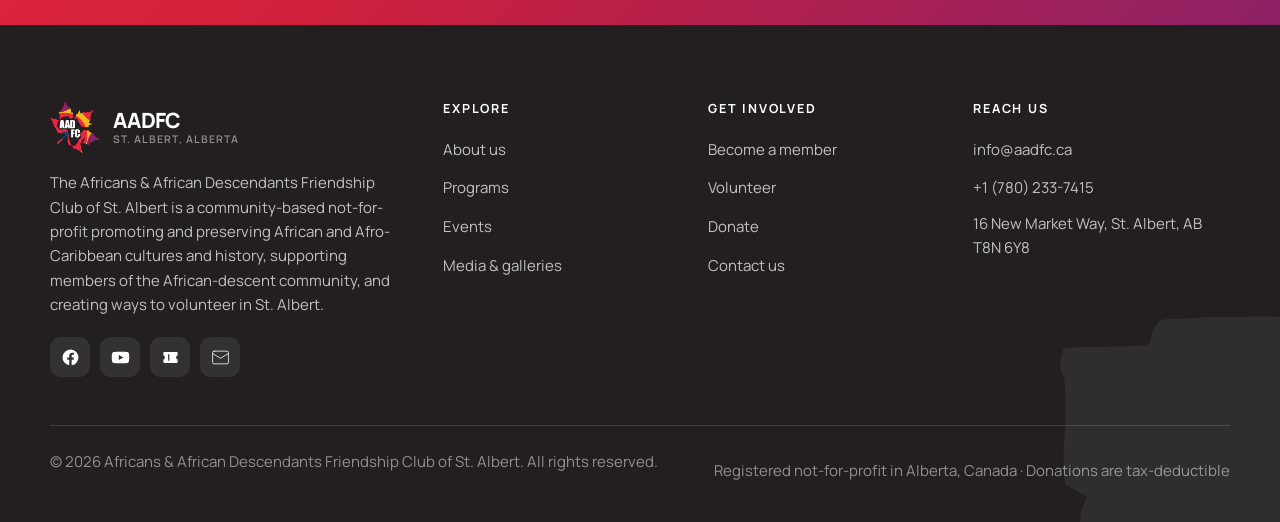
<file: programs.html>
<!doctype html>
<html lang="en">
<head>
<meta charset="utf-8">
<meta name="viewport" content="width=device-width, initial-scale=1">
<title>Programs — AADFC St. Albert</title>
<meta name="description" content="Taste of Africa, youth mentorship, RoboTech summer camp, movie nights, welfare and newcomer support — the programs of the Africans & African Descendants Friendship Club of St. Albert.">
<link rel="canonical" href="https://aadfc.ca/programs.html">

<meta property="og:type" content="website">
<meta property="og:site_name" content="AADFC">
<meta property="og:title" content="Programs — AADFC St. Albert">
<meta property="og:description" content="Taste of Africa, youth mentorship, RoboTech summer camp, movie nights, welfare and newcomer support — the programs of the Africans & African Descendants Friendship Club of St. Albert.">
<meta property="og:url" content="https://aadfc.ca/programs.html">
<meta property="og:image" content="https://aadfc.ca/assets/img/og-image.png">
<meta name="twitter:card" content="summary_large_image">

<meta name="theme-color" content="#E82741">
<link rel="icon" href="assets/img/favicon.ico" sizes="any">
<link rel="icon" type="image/png" href="assets/img/icon-32.png" sizes="32x32">
<link rel="apple-touch-icon" href="assets/img/icon-180.png">
<link rel="manifest" href="site.webmanifest">

<link rel="preconnect" href="https://fonts.googleapis.com">
<link rel="preconnect" href="https://fonts.gstatic.com" crossorigin>
<link href="https://fonts.googleapis.com/css2?family=Manrope:wght@200..800&display=swap" rel="stylesheet">
<link rel="stylesheet" href="css/style.css">
<script>document.documentElement.classList.add('js');</script>
</head>
<body>
<a class="skip-link" href="#main">Skip to content</a>
<div class="stripe" aria-hidden="true"><span></span><span></span><span></span><span></span></div>
<header class="site-header">
  <div class="wrap header-inner">
    <a class="brand" href="index.html">
      <img src="assets/img/logo.png" alt="" width="44" height="45">
      <span class="brand-text">
        <span class="brand-name">AADFC</span>
        <span class="brand-sub">St. Albert, Alberta</span>
      </span>
    </a>

    <nav class="nav" id="primary-nav" aria-label="Primary">
      <a href="index.html">Home</a>
      <a href="about.html">About</a>
      <a href="programs.html" aria-current="page">Programs</a>
      <a href="events.html">Events</a>
      <a href="media.html">Media</a>
      <a href="contact.html">Contact</a>
      <a class="btn btn--primary btn--sm" href="donate.html">Donate</a>
    </nav>

    <div class="header-cta">
      <a class="btn btn--primary btn--sm" href="donate.html">Donate</a>
      <button class="nav-toggle" type="button" aria-expanded="false"
              aria-controls="primary-nav" aria-label="Menu"><span></span></button>
    </div>
  </div>
</header>
<main id="main">
<section class="page-head">
  <div class="wrap">
    <p class="crumbs"><a href="index.html">Home</a><span>/</span>Programs</p>
    <p class="eyebrow">What we run</p>
    <h1 class="h-lg">Programs for every part of the community</h1>
    <p class="lede">Our programs are built by members, for the community &mdash; cultural celebration, youth development, welfare and volunteering, all led by people who live here.</p>
  </div>
</section>

<section class="section section--white" id="taste-of-africa">
  <div class="wrap feature">
    <div>
      <span class="tag tag--red">Flagship &middot; Annual</span>
      <h2 class="h-lg">Taste of Africa</h2>
      <p class="lede">
        Our Black History Month celebration at the Arden Theatre, held every
        February since 2020 &mdash; and bigger and better each year.
      </p>
      <p>
        Taste of Africa is a variety show: African dance, drumming, storytelling,
        poetry and armchair travels, followed by a fashion parade of traditional
        dress from more than ten African countries, Nigeria, Rwanda, Uganda and
        Namibia among them. The evening ends with a tasting of dishes from across
        Africa and the Caribbean, packaged into to-go boxes for every guest.
      </p>
      <p>
        It is the night the whole city is invited to &mdash; and the clearest
        expression of what the club is for.
      </p>
    </div>
    <div class="feature-media">
      <div class="feature-panel reveal">
        <p class="eyebrow eyebrow--light">Event details</p>
        <h3 class="h-md">Plan your evening</h3>
        <ul class="detail-list">
          <li><span class="k">Venue</span><span class="v">Arden Theatre, 5 St. Anne Street, St. Albert</span></li>
          <li><span class="k">When</span><span class="v">Annually in February, for Black History Month</span></li>
          <li><span class="k">Tickets</span><span class="v">$20 &middot; through Ticketmaster</span></li>
          <li><span class="k">Seating</span><span class="v">First come, first serve</span></li>
          <li><span class="k">Includes</span><span class="v">Performance, fashion parade and food tasting</span></li>
        </ul>
        <div class="btn-row" style="margin-top:26px">
          <a class="btn btn--gold" href="events.html">Event dates</a>
        </div>
      </div>
    </div>
  </div>
</section>

<section class="section section--paper" id="youth">
  <div class="wrap feature feature--reverse">
    <div class="feature-media">
      <div class="card reveal" style="padding:38px">
        <div class="card-icon card-icon--plum"><svg viewBox="0 0 24 24" fill="none" stroke="currentColor" stroke-linecap="round" stroke-linejoin="round"><path d="M16 20v-1.6a4 4 0 0 0-4-4H6a4 4 0 0 0-4 4V20"/><circle cx="9" cy="7" r="3.4"/><path d="M22 20v-1.6a4 4 0 0 0-3-3.9"/><path d="M16.5 3.6a4 4 0 0 1 0 7.1"/></svg></div>
        <h3 class="h-md">It Takes A Village To Raise A Child</h3>
        <p>
          The theme that guides our youth work. Young people grow up steadier when
          the adults around them are many, visible and invested &mdash; so we make
          sure they are.
        </p>
        <p style="color:var(--muted);font-size:15.4px">
          Led by Toni Harrison, Director of Youth Mentorship &amp; Community
          Engagement.
        </p>
      </div>
    </div>
    <div>
      <span class="tag tag--plum">Youth</span>
      <h2 class="h-lg">Youth mentorship</h2>
      <p class="lede">
        Connecting young people in St.&nbsp;Albert with mentors from their own
        community.
      </p>
      <p>
        Our youth mentorship events bring together children, teenagers and the
        adults who can guide them &mdash; people who share their heritage and have
        already walked the road they are on. It is about belonging as much as
        advice: seeing your culture reflected in the people who succeed around you.
      </p>
    </div>
  </div>
</section>

<section class="section section--white" id="robotech">
  <div class="wrap feature">
    <div>
      <span class="tag tag--navy">Ages 8&ndash;13</span>
      <h2 class="h-lg">RoboTech summer camp</h2>
      <p class="lede">
        A week of hands-on robotics and technology, priced so that cost is never
        the reason a child misses out.
      </p>
      <p>
        Children spend their mornings building, programming and problem-solving
        together. The camp runs in July over five weekday mornings, and at $20 for
        the week it is deliberately within reach of every family in the club.
      </p>
    </div>
    <div class="feature-media">
      <div class="card reveal" style="padding:38px">
        <div class="card-icon card-icon--navy"><svg viewBox="0 0 24 24" fill="none" stroke="currentColor" stroke-linecap="round" stroke-linejoin="round"><rect x="6" y="6" width="12" height="12" rx="2"/><path d="M10 3v3m4-3v3m-4 12v3m4-3v3M3 10h3m-3 4h3m12-4h3m-3 4h3"/></svg></div>
        <h3 class="h-md">Camp details</h3>
        <ul class="spec-list">
          <li><span class="k">Ages</span><span>8&ndash;13 years</span></li>
          <li><span class="k">Dates</span><span>Five weekday mornings in July</span></li>
          <li><span class="k">Time</span><span>9:00&nbsp;am &ndash; 12:00&nbsp;noon</span></li>
          <li><span class="k">Fee</span><span>$20 per camp</span></li>
        </ul>
        <p style="margin-top:20px"><a class="arrow-link" href="contact.html">Ask about the next camp <span aria-hidden="true">&rarr;</span></a></p>
      </div>
    </div>
  </div>
</section>

<section class="section section--paper" id="movie-night">
  <div class="wrap feature feature--reverse">
    <div class="feature-media">
      <div class="card reveal" style="padding:38px">
        <div class="card-icon"><svg viewBox="0 0 24 24" fill="none" stroke="currentColor" stroke-linecap="round" stroke-linejoin="round"><rect x="2.5" y="4" width="19" height="16" rx="2"/><path d="M7 4v16m10-16v16M2.5 12h19M2.5 8h4.5m10 0h4.5M2.5 16h4.5m10 0h4.5"/></svg></div>
        <h3 class="h-md">Film, food, friendship and fun</h3>
        <p>
          Our screenings have included award-winning filmmaker Byron Hurt's
          documentary on soul food &mdash; its cultural significance in Black
          identity, its enduring popularity, and the economic and social factors
          that limit food choices in Black communities.
        </p>
        <p style="color:var(--muted);font-size:15.4px">
          Snacks and a discussion led by our Vice President, Toni Harrison, follow
          every film.
        </p>
      </div>
    </div>
    <div>
      <span class="tag tag--red">Community</span>
      <h2 class="h-lg">Movie nights</h2>
      <p class="lede">
        An evening of film and conversation, hosted with our partners around the
        city.
      </p>
      <p>
        We choose films that give the room something to talk about &mdash; stories
        about identity, food, history and justice &mdash; then stay behind
        afterwards to talk about them properly, over snacks.
      </p>
    </div>
  </div>
</section>

<section class="section section--white" id="welfare">
  <div class="wrap">
    <div class="section-head">
      <span class="tag tag--gold">Welfare</span>
      <h2 class="h-lg">Community service &amp; welfare</h2>
      <p class="lede">
        The quiet work: looking after the wellbeing of our community and the wider
        city, week in and week out.
      </p>
    </div>
    <div class="grid grid-3">
      <article class="card reveal">
        <div class="card-icon card-icon--gold"><svg viewBox="0 0 24 24" fill="none" stroke="currentColor" stroke-linecap="round" stroke-linejoin="round"><path d="M3 9h18l-1.6 9.2a2 2 0 0 1-2 1.8H6.6a2 2 0 0 1-2-1.8L3 9Z"/><path d="m8 9 2.5-5M16 9l-2.5-5"/></svg></div>
        <h3>Groceries, bought and delivered</h3>
        <p>We purchase and deliver groceries to help ensure that people in need have access to food.</p>
      </article>
      <article class="card reveal">
        <div class="card-icon"><svg viewBox="0 0 24 24" fill="none" stroke="currentColor" stroke-linecap="round" stroke-linejoin="round"><path d="M20.3 5.3a5 5 0 0 0-7.1 0L12 6.6l-1.2-1.3a5 5 0 1 0-7.1 7.1l8.3 8.3 8.3-8.3a5 5 0 0 0 0-7.1Z"/></svg></div>
        <h3>Edmonton Food Bank shifts</h3>
        <p>Members volunteer at the Edmonton Food Bank, adding our hands to a service the whole region depends on.</p>
      </article>
      <article class="card reveal">
        <div class="card-icon card-icon--navy"><svg viewBox="0 0 24 24" fill="none" stroke="currentColor" stroke-linecap="round" stroke-linejoin="round"><circle cx="12" cy="12" r="9"/><path d="M12 7v5l3.2 1.9"/></svg></div>
        <h3>Rides for seniors</h3>
        <p>We provide seniors with transportation to their medical appointments, so that getting there is never the obstacle.</p>
      </article>
    </div>
  </div>
</section>

<section class="section section--sand" id="newcomers">
  <div class="wrap feature">
    <div>
      <span class="tag tag--navy">Settlement</span>
      <h2 class="h-lg">Newcomer support</h2>
      <p class="lede">
        Arriving somewhere new is easier when someone who has done it is already
        waiting for you.
      </p>
      <p>
        We keep resources for people new to St.&nbsp;Albert and connect them with
        the club, so that a first winter here comes with company. Our members also
        volunteer their time in support of local organisations providing immigrant
        settlement services &mdash; including St.&nbsp;Albert Further Education,
        which offers training and helps newcomers integrate into the community.
      </p>
      <a class="btn btn--outline" href="contact.html">Get in touch</a>
    </div>
    <div class="feature-media">
      <div class="card reveal" style="padding:38px">
        <div class="card-icon card-icon--gold"><svg viewBox="0 0 24 24" fill="none" stroke="currentColor" stroke-linecap="round" stroke-linejoin="round"><path d="M3 9h18l-1.6 9.2a2 2 0 0 1-2 1.8H6.6a2 2 0 0 1-2-1.8L3 9Z"/><path d="m8 9 2.5-5M16 9l-2.5-5"/></svg></div>
        <h3 class="h-md">Fundraising</h3>
        <p>
          Our fundraisers keep the programs running. The Value Village
          <strong>FUNDrive&reg;</strong> is an eco-friendly fundraiser for
          non-profits: we collect gently-used items from around the community, and
          FUNDrive buys them from us by weight.
        </p>
        <p style="color:var(--muted);font-size:15.4px">
          Our 2021 drive ran from 9 October to 20 November with a $1,000 goal.
        </p>
        <a class="arrow-link" href="donate.html">Other ways to give <span aria-hidden="true">&rarr;</span></a>
      </div>
    </div>
  </div>
</section>

<section class="section cta-band">
  <div class="wrap text-center">
    <h2 class="h-lg reveal">There is a place for you here</h2>
    <p class="lede reveal" style="color:rgba(255,255,255,.9);max-width:56ch;margin-inline:auto">
      Whether you are a newcomer, a long-time resident, or an ally who wants to
      support the work — you are welcome in the club.
    </p>
    <div class="btn-row btn-row--center reveal" style="margin-top:30px">
      <a class="btn btn--gold" href="contact.html">Become a member</a>
      <a class="btn btn--ghost-light" href="donate.html">Support our work</a>
    </div>
  </div>
</section>

</main>
<footer class="site-footer">
  <div class="wrap">
    <div class="footer-grid">
      <div>
        <a class="footer-brand" href="index.html">
          <img src="assets/img/logo-light.png" alt="" width="50" height="52">
          <span class="brand-text">
            <span class="brand-name">AADFC</span>
            <span class="brand-sub">St. Albert, Alberta</span>
          </span>
        </a>
        <p>
          The Africans &amp; African Descendants Friendship Club of St. Albert is a community-based not-for-profit promoting and preserving
          African and Afro-Caribbean cultures and history, supporting members of
          the African-descent community, and creating ways to volunteer in St.&nbsp;Albert.
        </p>
        <div class="socials">
          <a href="https://www.facebook.com/Africans.and.African.Descents.in.St.Albert/" aria-label="AADFC on Facebook" rel="noopener" target="_blank"><svg viewBox="0 0 24 24" fill="currentColor"><path d="M22 12a10 10 0 1 0-11.6 9.9v-7H7.9V12h2.5V9.8c0-2.5 1.5-3.9 3.8-3.9 1.1 0 2.2.2 2.2.2v2.5h-1.3c-1.2 0-1.6.8-1.6 1.6V12h2.8l-.4 2.9h-2.4v7A10 10 0 0 0 22 12Z"/></svg></a>
          <a href="https://www.youtube.com/@aadfc" aria-label="AADFC on YouTube" rel="noopener" target="_blank"><svg viewBox="0 0 24 24" fill="currentColor"><path d="M23 12s0-3.4-.4-5a2.6 2.6 0 0 0-1.8-1.8C19.2 4.8 12 4.8 12 4.8s-7.2 0-8.8.4A2.6 2.6 0 0 0 1.4 7C1 8.6 1 12 1 12s0 3.4.4 5a2.6 2.6 0 0 0 1.8 1.8c1.6.4 8.8.4 8.8.4s7.2 0 8.8-.4A2.6 2.6 0 0 0 22.6 17c.4-1.6.4-5 .4-5ZM9.8 15.3V8.7l6 3.3-6 3.3Z"/></svg></a>
          <a href="https://www.eventbrite.ca/o/africans-amp-african-descendants-friendship-club-of-st-albert-32254563457" aria-label="AADFC on Eventbrite" rel="noopener" target="_blank"><svg viewBox="0 0 24 24" fill="currentColor"><path d="M4 5h16a1 1 0 0 1 1 1v3.2a3 3 0 0 0 0 5.6V18a1 1 0 0 1-1 1H4a1 1 0 0 1-1-1v-3.2a3 3 0 0 0 0-5.6V6a1 1 0 0 1 1-1Zm5 3v8h1.6V8H9Z"/></svg></a>
          <a href="mailto:info@aadfc.ca" aria-label="Email AADFC"><svg viewBox="0 0 24 24" fill="none" stroke="currentColor" stroke-linecap="round" stroke-linejoin="round"><rect x="2" y="4" width="20" height="16" rx="2"/><path d="m2 7 10 6 10-6"/></svg></a>
        </div>
      </div>

      <div>
        <h4>Explore</h4>
        <ul class="footer-links">
          <li><a href="about.html">About us</a></li>
          <li><a href="programs.html">Programs</a></li>
          <li><a href="events.html">Events</a></li>
          <li><a href="media.html">Media &amp; galleries</a></li>
        </ul>
      </div>

      <div>
        <h4>Get involved</h4>
        <ul class="footer-links">
          <li><a href="contact.html">Become a member</a></li>
          <li><a href="contact.html#volunteer">Volunteer</a></li>
          <li><a href="donate.html">Donate</a></li>
          <li><a href="contact.html">Contact us</a></li>
        </ul>
      </div>

      <div>
        <h4>Reach us</h4>
        <ul class="footer-links">
          <li><a href="mailto:info@aadfc.ca">info@aadfc.ca</a></li>
          <li><a href="tel:+17802337415">+1 (780) 233-7415</a></li>
          <li style="color:rgba(255,255,255,.72);font-size:15px">16 New Market Way, St. Albert, AB T8N 6Y8</li>
        </ul>
      </div>
    </div>

    <div class="footer-bottom">
      <p>&copy; <span id="year">2026</span> Africans &amp; African Descendants Friendship Club of St. Albert. All rights reserved.</p>
      <p>Registered not-for-profit in Alberta, Canada &middot; Donations are tax-deductible</p>
    </div>
  </div>
</footer>

<script src="js/main.js"></script>
</body>
</html>
</file>
<file: css/style.css>
/* ==========================================================================
   AADFC — Africans & African Descendants Friendship Club of St. Albert
   Brand palette sampled directly from the club logo.
   ========================================================================== */

:root {
  /* Brand */
  --red:        #E82741;
  --red-dark:   #C41B33;
  --red-soft:   #FDECEF;
  --gold:       #F1B71C;
  --gold-soft:  #FEF6E0;
  --plum:       #8C2165;
  --plum-dark:  #6B1850;
  --navy:       #213F7D;
  --navy-dark:  #182E5C;
  --ink:        #231F20;

  /* Neutrals — warm, so the palette reads as paper rather than screen */
  --paper:      #FBF8F4;
  --paper-2:    #F4EFE8;
  --white:      #FFFFFF;
  --line:       #E7DFD5;
  --muted:      #6B6259;
  --muted-2:    #8A8078;

  /* Type */
  --font-display: "Manrope", ui-sans-serif, system-ui, -apple-system, "Segoe UI", Roboto, sans-serif;
  --font-body: "Manrope", ui-sans-serif, system-ui, -apple-system, "Segoe UI", Roboto, sans-serif;

  /* Space + shape */
  --radius: 14px;
  --radius-lg: 22px;
  --shadow-sm: 0 1px 2px rgba(35,31,32,.06), 0 4px 12px rgba(35,31,32,.05);
  --shadow-md: 0 2px 6px rgba(35,31,32,.07), 0 14px 34px rgba(35,31,32,.09);
  --shadow-lg: 0 30px 70px rgba(35,31,32,.16);
  --header-h: 76px;
  --ease: cubic-bezier(.22,.61,.36,1);
}

/* --------------------------------------------------------------- reset -- */
*, *::before, *::after { box-sizing: border-box; }
html { -webkit-text-size-adjust: 100%; scroll-behavior: smooth; scroll-padding-top: calc(var(--header-h) + 16px); }
@media (prefers-reduced-motion: reduce) { html { scroll-behavior: auto; } }

body {
  margin: 0;
  font-family: var(--font-body);
  font-optical-sizing: auto;
  font-size: 17px;
  font-weight: 400;
  line-height: 1.62;
  color: var(--ink);
  background: var(--paper);
  -webkit-font-smoothing: antialiased;
  text-rendering: optimizeLegibility;
}

img, svg { max-width: 100%; display: block; }
a { color: inherit; }
h1, h2, h3, h4 {
  font-family: var(--font-display);
  font-optical-sizing: auto;
  font-weight: 800;
  line-height: 1.11;
  letter-spacing: -.032em;
  margin: 0 0 .5em;
  text-wrap: balance;
}
/* Smaller headings sit closer to the body, so ease the weight and tracking. */
h3, h4 { font-weight: 700; line-height: 1.24; letter-spacing: -.018em; }
p { margin: 0 0 1.15em; }
p:last-child { margin-bottom: 0; }
ul { margin: 0 0 1.15em; padding-left: 1.15em; }
li { margin-bottom: .4em; }
strong { font-weight: 700; }

::selection { background: var(--gold); color: var(--ink); }

:focus-visible {
  outline: 3px solid var(--navy);
  outline-offset: 3px;
  border-radius: 4px;
}

.skip-link {
  position: absolute; left: 12px; top: -60px; z-index: 200;
  background: var(--ink); color: #fff; padding: 12px 18px;
  border-radius: 0 0 10px 10px; font-weight: 600; text-decoration: none;
  transition: top .2s var(--ease);
}
.skip-link:focus { top: 0; }

/* ------------------------------------------------------------- layout --- */
.wrap { width: min(1180px, calc(100% - 48px)); margin-inline: auto; }
.wrap--narrow { width: min(760px, calc(100% - 48px)); }
@media (max-width: 640px) { .wrap, .wrap--narrow { width: calc(100% - 36px); } }

.section { padding: clamp(64px, 8vw, 116px) 0; }
.section--tight { padding: clamp(48px, 5.5vw, 76px) 0; }
.section--paper { background: var(--paper); }
.section--white { background: var(--white); }
.section--sand  { background: var(--paper-2); }

/* Brand stripe — echoes the colour banding inside the logo leaf */
.stripe { height: 5px; display: flex; }
.stripe span { flex: 1; }
.stripe span:nth-child(1) { background: var(--plum); }
.stripe span:nth-child(2) { background: var(--gold); }
.stripe span:nth-child(3) { background: var(--red); }
.stripe span:nth-child(4) { background: var(--navy); }

/* ---------------------------------------------------------- typography -- */
.eyebrow {
  font-family: var(--font-body);
  font-size: 12.5px; font-weight: 700;
  letter-spacing: .16em; text-transform: uppercase;
  color: var(--red); margin: 0 0 18px;
  display: flex; align-items: center; gap: 10px;
}
.eyebrow::before {
  content: ""; width: 26px; height: 2px; background: var(--gold); flex: none;
}
.eyebrow--center { justify-content: center; }
.eyebrow--light { color: var(--gold); }

.h-xl { font-size: clamp(2.5rem, 6.2vw, 4.35rem); }
.h-lg { font-size: clamp(2rem, 4.4vw, 3.05rem); }
.h-md { font-size: clamp(1.5rem, 2.6vw, 2rem); }
.h-sm { font-size: 1.22rem; }

.lede {
  font-size: clamp(1.06rem, 1.6vw, 1.28rem);
  line-height: 1.6; color: var(--muted);
}
.text-center { text-align: center; }
.measure { max-width: 65ch; }
.measure-center { max-width: 65ch; margin-inline: auto; }

.section-head { max-width: 720px; margin-bottom: clamp(38px, 4.5vw, 60px); }
.section-head--center { margin-inline: auto; text-align: center; }
.section-head--center .eyebrow { justify-content: center; }

/* ------------------------------------------------------------ buttons --- */
.btn {
  display: inline-flex; align-items: center; justify-content: center; gap: 9px;
  font-family: var(--font-body); font-size: 15.5px; font-weight: 600;
  padding: 14px 26px; border-radius: 999px; border: 2px solid transparent;
  text-decoration: none; cursor: pointer; white-space: nowrap;
  transition: transform .18s var(--ease), background-color .18s var(--ease),
              color .18s var(--ease), border-color .18s var(--ease), box-shadow .18s var(--ease);
}
.btn:hover { transform: translateY(-2px); }
.btn:active { transform: translateY(0); }

.btn--primary { background: var(--red); color: #fff; box-shadow: 0 8px 22px rgba(232,39,65,.28); }
.btn--primary:hover { background: var(--red-dark); box-shadow: 0 12px 28px rgba(232,39,65,.34); }

.btn--dark { background: var(--ink); color: #fff; }
.btn--dark:hover { background: #000; }

.btn--outline { border-color: var(--ink); color: var(--ink); }
.btn--outline:hover { background: var(--ink); color: #fff; }

.btn--ghost-light { border-color: rgba(255,255,255,.5); color: #fff; }
.btn--ghost-light:hover { background: #fff; color: var(--ink); border-color: #fff; }

.btn--gold { background: var(--gold); color: var(--ink); }
.btn--gold:hover { background: #E0A80F; }

.btn--sm { padding: 10px 20px; font-size: 14.5px; }
.btn-row { display: flex; flex-wrap: wrap; gap: 14px; }
.btn-row--center { justify-content: center; }

.arrow-link {
  display: inline-flex; align-items: center; gap: 8px;
  font-weight: 600; font-size: 15.5px; color: var(--red);
  text-decoration: none; border-bottom: 2px solid transparent;
  transition: gap .18s var(--ease), border-color .18s var(--ease);
}
.arrow-link:hover { gap: 13px; border-bottom-color: var(--red); }

/* ------------------------------------------------------------- header --- */
.site-header {
  position: sticky; top: 0; z-index: 100;
  background: rgba(251,248,244,.86);
  backdrop-filter: saturate(180%) blur(14px);
  -webkit-backdrop-filter: saturate(180%) blur(14px);
  border-bottom: 1px solid transparent;
  transition: border-color .25s var(--ease), box-shadow .25s var(--ease), background-color .25s var(--ease);
}
.site-header.is-stuck {
  border-bottom-color: var(--line);
  box-shadow: 0 6px 24px rgba(35,31,32,.06);
  background: rgba(251,248,244,.95);
}
.header-inner {
  height: var(--header-h);
  display: flex; align-items: center; justify-content: space-between; gap: 20px;
}

.brand { display: flex; align-items: center; gap: 12px; text-decoration: none; flex: none; }
.brand img { width: 44px; height: auto; }
.brand-text { display: flex; flex-direction: column; line-height: 1.06; }
.brand-name {
  font-family: var(--font-display); font-weight: 800; font-size: 21px;
  letter-spacing: -.035em; color: var(--ink);
}
.brand-sub {
  font-size: 10.5px; font-weight: 600; letter-spacing: .1em;
  text-transform: uppercase; color: var(--muted-2); margin-top: 3px;
}

.nav { display: flex; align-items: center; gap: 4px; }
.nav a:not(.btn) {
  font-size: 15px; font-weight: 600; text-decoration: none; color: var(--ink);
  padding: 9px 14px; border-radius: 8px; position: relative;
  transition: background-color .18s var(--ease), color .18s var(--ease);
}
.nav a:not(.btn):hover { background: var(--paper-2); }
.nav a[aria-current="page"] { color: var(--red); }
.nav a[aria-current="page"]::after {
  content: ""; position: absolute; left: 14px; right: 14px; bottom: 3px;
  height: 2px; background: var(--red); border-radius: 2px;
}
.header-cta { display: flex; align-items: center; gap: 10px; }
.nav > .btn { display: none; }

.nav-toggle {
  display: none; width: 44px; height: 44px; border: 1px solid var(--line);
  background: var(--white); border-radius: 10px; cursor: pointer;
  align-items: center; justify-content: center; flex: none;
}
.nav-toggle span, .nav-toggle span::before, .nav-toggle span::after {
  display: block; width: 19px; height: 2px; background: var(--ink);
  border-radius: 2px; transition: transform .25s var(--ease), opacity .2s var(--ease);
}
.nav-toggle span { position: relative; }
.nav-toggle span::before, .nav-toggle span::after { content: ""; position: absolute; left: 0; }
.nav-toggle span::before { top: -6px; }
.nav-toggle span::after  { top: 6px; }
.nav-toggle[aria-expanded="true"] span { background: transparent; }
.nav-toggle[aria-expanded="true"] span::before { transform: translateY(6px) rotate(45deg); }
.nav-toggle[aria-expanded="true"] span::after  { transform: translateY(-6px) rotate(-45deg); }

@media (max-width: 1000px) {
  .nav-toggle { display: flex; }
  .header-cta .btn { display: none; }
  .nav {
    position: fixed; inset: var(--header-h) 0 auto 0;
    flex-direction: column; align-items: stretch; gap: 0;
    background: var(--paper); border-bottom: 1px solid var(--line);
    padding: 10px 24px 26px; box-shadow: var(--shadow-md);
    transform: translateY(-12px); opacity: 0; pointer-events: none;
    transition: opacity .2s var(--ease), transform .2s var(--ease);
    max-height: calc(100dvh - var(--header-h)); overflow-y: auto;
  }
  .nav.is-open { opacity: 1; transform: none; pointer-events: auto; }
  .nav a:not(.btn) { padding: 14px 4px; border-bottom: 1px solid var(--line); border-radius: 0; font-size: 17px; }
  .nav a[aria-current="page"]::after { display: none; }
  .nav > .btn { display: inline-flex; margin-top: 18px; }
}
@media (max-width: 400px) { .brand-sub { display: none; } }

/* --------------------------------------------------------------- hero --- */
.hero {
  position: relative; overflow: hidden;
  background:
    radial-gradient(900px 520px at 88% -8%, rgba(241,183,28,.20), transparent 62%),
    radial-gradient(760px 520px at 4% 8%, rgba(140,33,101,.16), transparent 60%),
    radial-gradient(700px 460px at 60% 106%, rgba(232,39,65,.13), transparent 62%),
    var(--paper);
  padding: clamp(60px, 8vw, 104px) 0 clamp(56px, 7vw, 92px);
}
.hero::after {
  content: ""; position: absolute; inset: auto 0 0 0; height: 1px; background: var(--line);
}
.hero-grid {
  display: grid; grid-template-columns: 1.08fr .92fr;
  gap: clamp(34px, 5vw, 68px); align-items: center;
}
@media (max-width: 900px) { .hero-grid { grid-template-columns: 1fr; } }

.hero h1 { margin-bottom: 22px; }
.hero h1 em {
  font-style: normal; color: var(--red);
  background: linear-gradient(transparent 62%, rgba(241,183,28,.45) 0 92%, transparent 0);
}
.hero .lede { max-width: 54ch; margin-bottom: 30px; }

.hero-badge {
  display: inline-flex; align-items: center; gap: 10px;
  background: var(--white); border: 1px solid var(--line);
  border-radius: 999px; padding: 7px 16px 7px 8px; margin-bottom: 26px;
  font-size: 13.5px; font-weight: 600; color: var(--muted);
  box-shadow: var(--shadow-sm);
}
.hero-badge b { color: var(--ink); font-weight: 700; }
.hero-badge .dot {
  width: 26px; height: 26px; border-radius: 50%; flex: none;
  background: var(--gold); color: var(--ink);
  display: grid; place-items: center; font-size: 13px;
}
.hero-badge .dot svg {
  width: 15px; height: 15px;
  fill: none; stroke: currentColor; stroke-width: 2;
  stroke-linecap: round; stroke-linejoin: round;
}

.hero-art { position: relative; display: grid; place-items: center; }
.hero-art::before {
  content: ""; position: absolute; width: 84%; aspect-ratio: 1; border-radius: 50%;
  background: radial-gradient(circle at 34% 30%, rgba(255,255,255,.95), rgba(244,239,232,.6) 58%, transparent 72%);
  filter: blur(2px);
}
.hero-art img {
  position: relative; width: min(100%, 430px); height: auto;
  filter: drop-shadow(0 26px 44px rgba(35,31,32,.16));
  animation: float 9s ease-in-out infinite;
}
@keyframes float { 0%,100% { transform: translateY(0) } 50% { transform: translateY(-12px) } }
@media (prefers-reduced-motion: reduce) { .hero-art img { animation: none; } }

/* --------------------------------------------------------------- stats -- */
.stats {
  display: grid; grid-template-columns: repeat(4, 1fr);
  gap: 1px; background: var(--line);
  border: 1px solid var(--line); border-radius: var(--radius-lg); overflow: hidden;
}
.stat { background: var(--white); padding: 26px 22px; text-align: center; }
.stat dt {
  font-family: var(--font-display); font-weight: 800;
  font-size: clamp(1.9rem, 3.4vw, 2.5rem); line-height: 1; color: var(--red);
  letter-spacing: -.035em;
}
.stat:nth-child(2) dt { color: var(--gold); }
.stat:nth-child(3) dt { color: var(--plum); }
.stat:nth-child(4) dt { color: var(--navy); }
.stat dd {
  margin: 9px 0 0; font-size: 13px; font-weight: 600;
  letter-spacing: .07em; text-transform: uppercase; color: var(--muted);
}
@media (max-width: 720px) { .stats { grid-template-columns: repeat(2, 1fr); } }

/* --------------------------------------------------------------- cards -- */
.grid { display: grid; gap: 24px; }
.grid-2 { grid-template-columns: repeat(2, 1fr); }
.grid-3 { grid-template-columns: repeat(3, 1fr); }
.grid-4 { grid-template-columns: repeat(4, 1fr); }
@media (max-width: 980px) { .grid-3, .grid-4 { grid-template-columns: repeat(2, 1fr); } }
@media (max-width: 680px) { .grid-2, .grid-3, .grid-4 { grid-template-columns: 1fr; } }

.card {
  background: var(--white); border: 1px solid var(--line);
  border-radius: var(--radius-lg); padding: 32px 30px;
  display: flex; flex-direction: column;
  transition: transform .25s var(--ease), box-shadow .25s var(--ease), border-color .25s var(--ease);
}
.card:hover { transform: translateY(-4px); box-shadow: var(--shadow-md); border-color: #DCD2C5; }
.card h3 { font-size: 1.28rem; margin-bottom: 10px; }
.card p { color: var(--muted); font-size: 15.6px; }
.card .arrow-link { margin-top: auto; padding-top: 18px; }

.card-icon {
  width: 52px; height: 52px; border-radius: 15px; flex: none;
  display: grid; place-items: center; margin-bottom: 20px;
  background: var(--red-soft); color: var(--red);
}
.card-icon svg { width: 25px; height: 25px; stroke-width: 1.7; }
.card-icon--gold { background: var(--gold-soft); color: #A9790A; }
.card-icon--plum { background: #F7EAF2; color: var(--plum); }
.card-icon--navy { background: #EAEFF8; color: var(--navy); }

/* Numbered "pillar" cards used for the mission */
.pillar { position: relative; padding-top: 34px; }
.pillar::before {
  content: attr(data-num);
  position: absolute; top: 26px; right: 28px;
  font-family: var(--font-display); font-size: 3.1rem; font-weight: 800;
  line-height: 1; color: var(--paper-2); letter-spacing: -.05em;
}

/* ------------------------------------------------------------ feature --- */
.feature {
  display: grid; grid-template-columns: 1fr 1fr;
  gap: clamp(30px, 5vw, 66px); align-items: center;
}
@media (max-width: 900px) { .feature { grid-template-columns: 1fr; } }
.feature--reverse .feature-media { order: -1; }
@media (max-width: 900px) { .feature--reverse .feature-media { order: 0; } }

.feature-panel {
  position: relative; border-radius: var(--radius-lg); overflow: hidden;
  padding: clamp(32px, 4vw, 52px); color: #fff;
  background: linear-gradient(145deg, var(--plum) 0%, var(--plum-dark) 46%, var(--navy-dark) 100%);
  box-shadow: var(--shadow-lg);
}
.feature-panel::before {
  content: ""; position: absolute; right: -70px; top: -70px;
  width: 260px; height: 260px; border-radius: 50%;
  background: radial-gradient(circle, rgba(241,183,28,.34), transparent 66%);
}
.feature-panel::after {
  content: ""; position: absolute; left: -50px; bottom: -80px;
  width: 230px; height: 230px; border-radius: 50%;
  background: radial-gradient(circle, rgba(232,39,65,.32), transparent 68%);
}
.feature-panel > * { position: relative; }
.feature-panel h3 { color: #fff; }
.feature-panel .lede { color: rgba(255,255,255,.84); }

.detail-list { list-style: none; padding: 0; margin: 26px 0 0; }
.detail-list li {
  display: flex; gap: 14px; padding: 13px 0;
  border-top: 1px solid rgba(255,255,255,.16); font-size: 15.4px;
}
.detail-list li:last-child { border-bottom: 1px solid rgba(255,255,255,.16); }
.detail-list dt, .detail-list .k {
  flex: none; width: 108px; font-weight: 600;
  color: rgba(255,255,255,.62); font-size: 13px;
  letter-spacing: .06em; text-transform: uppercase; padding-top: 2px;
}
.detail-list .v { color: #fff; }

/* Plain (light) detail list for event pages */
.spec-list { list-style: none; padding: 0; margin: 0; }
.spec-list li { display: flex; gap: 16px; padding: 14px 0; border-top: 1px solid var(--line); font-size: 15.5px; }
.spec-list li:last-child { border-bottom: 1px solid var(--line); }
.spec-list .k {
  flex: none; width: 120px; font-weight: 600; color: var(--muted-2);
  font-size: 12.5px; letter-spacing: .07em; text-transform: uppercase; padding-top: 3px;
}

/* --------------------------------------------------------------- quote -- */
.quote {
  background: linear-gradient(140deg, var(--ink) 0%, #34292C 55%, var(--plum-dark) 100%);
  color: #fff; border-radius: var(--radius-lg);
  padding: clamp(40px, 5.5vw, 74px); text-align: center; position: relative; overflow: hidden;
}
.quote::before {
  content: "\201C"; position: absolute; top: -4px; left: 34px;
  font-family: var(--font-display); font-weight: 800; font-size: 9rem; line-height: 1;
  color: rgba(241,183,28,.16);
}
.quote blockquote {
  margin: 0; font-family: var(--font-display); font-weight: 700;
  font-size: clamp(1.35rem, 2.9vw, 2.05rem); line-height: 1.32;
  letter-spacing: -.03em; max-width: 22ch; margin-inline: auto;
}
.quote blockquote.is-wide { max-width: 30ch; }
.quote figcaption {
  margin-top: 26px; font-size: 13px; font-weight: 600;
  letter-spacing: .13em; text-transform: uppercase; color: var(--gold);
}

/* -------------------------------------------------------------- events -- */
.event {
  display: grid; grid-template-columns: 132px 1fr auto;
  gap: 26px; align-items: center;
  background: var(--white); border: 1px solid var(--line);
  border-radius: var(--radius-lg); padding: 24px 28px;
  transition: transform .22s var(--ease), box-shadow .22s var(--ease), border-color .22s var(--ease);
}
.event:hover { transform: translateY(-3px); box-shadow: var(--shadow-md); border-color: #DCD2C5; }
.event + .event { margin-top: 16px; }
.event-date {
  text-align: center; border-right: 1px solid var(--line); padding-right: 22px;
}
.event-date .m {
  display: block; font-size: 12px; font-weight: 700; letter-spacing: .14em;
  text-transform: uppercase; color: var(--red);
}
.event-date .d {
  display: block; font-family: var(--font-display); font-weight: 800;
  font-size: 2.3rem; line-height: 1.05; letter-spacing: -.04em;
}
.event-date .y { display: block; font-size: 12.5px; color: var(--muted-2); font-weight: 600; }
.event h3 { font-size: 1.2rem; margin-bottom: 6px; }
.event p { color: var(--muted); font-size: 15.2px; margin: 0; }
.event-meta {
  display: flex; flex-wrap: wrap; gap: 8px 16px; margin-top: 10px;
  font-size: 13.5px; color: var(--muted-2);
}
.event-meta span { display: inline-flex; align-items: center; gap: 7px; white-space: nowrap; }
.event-meta svg {
  width: 16px; height: 16px; flex: none;
  fill: none; stroke: currentColor; stroke-width: 1.8;
  stroke-linecap: round; stroke-linejoin: round;
}
.event-meta svg[fill="currentColor"] { fill: currentColor; stroke: none; }
@media (max-width: 780px) {
  .event { grid-template-columns: 1fr; gap: 16px; }
  .event-date {
    display: flex; align-items: baseline; gap: 8px; text-align: left;
    border-right: 0; border-bottom: 1px solid var(--line); padding: 0 0 14px;
  }
  .event-date .d { font-size: 1.5rem; }
  .event .btn { justify-self: start; }
}

.tag {
  display: inline-block; font-size: 11.5px; font-weight: 700;
  letter-spacing: .1em; text-transform: uppercase;
  padding: 5px 11px; border-radius: 999px; margin-bottom: 14px;
}
.tag--red  { background: var(--red-soft);  color: var(--red-dark); }
.tag--gold { background: var(--gold-soft); color: #96690A; }
.tag--plum { background: #F7EAF2;          color: var(--plum); }
.tag--navy { background: #EAEFF8;          color: var(--navy); }
.tag--past { background: var(--paper-2);   color: var(--muted); }

/* ---------------------------------------------------------------- team -- */
.person {
  background: var(--white); border: 1px solid var(--line);
  border-radius: var(--radius-lg); padding: 28px 24px; text-align: center;
  transition: transform .22s var(--ease), box-shadow .22s var(--ease);
}
.person:hover { transform: translateY(-4px); box-shadow: var(--shadow-md); }
.person .avatar {
  width: 72px; height: 72px; border-radius: 50%; margin: 0 auto 16px;
  display: grid; place-items: center;
  font-family: var(--font-display); font-weight: 800; font-size: 1.5rem; letter-spacing: -.02em; color: #fff;
  background: linear-gradient(140deg, var(--red), var(--plum));
}
.person:nth-child(2n) .avatar { background: linear-gradient(140deg, var(--gold), var(--red)); }
.person:nth-child(3n) .avatar { background: linear-gradient(140deg, var(--navy), var(--plum)); }
.person h3 { font-size: 1.1rem; margin-bottom: 4px; }
.person p { font-size: 14px; color: var(--muted); margin: 0; }

/* ------------------------------------------------------------- partners -- */
.partners { display: flex; flex-wrap: wrap; gap: 12px; justify-content: center; }
.partners--left { justify-content: flex-start; }
.partner {
  background: var(--white); border: 1px solid var(--line); border-radius: 999px;
  padding: 11px 22px; font-size: 14.5px; font-weight: 600; color: var(--muted);
}

/* ------------------------------------------------------------ timeline -- */
.timeline { list-style: none; padding: 0; margin: 0; position: relative; }
.timeline::before {
  content: ""; position: absolute; left: 7px; top: 8px; bottom: 8px;
  width: 2px; background: linear-gradient(var(--gold), var(--red), var(--plum));
}
.timeline li { position: relative; padding: 0 0 30px 38px; }
.timeline li:last-child { padding-bottom: 0; }
.timeline li::before {
  content: ""; position: absolute; left: 0; top: 7px;
  width: 16px; height: 16px; border-radius: 50%;
  background: var(--white); border: 3px solid var(--red);
}
.timeline .yr {
  display: block; font-size: 12.5px; font-weight: 700; letter-spacing: .1em;
  text-transform: uppercase; color: var(--red); margin-bottom: 5px;
}
.timeline h3 { font-size: 1.15rem; margin-bottom: 6px; }
.timeline p { color: var(--muted); font-size: 15.4px; margin: 0; }

/* ----------------------------------------------------------- page head -- */
.page-head {
  background:
    radial-gradient(720px 380px at 82% -20%, rgba(241,183,28,.20), transparent 60%),
    radial-gradient(620px 380px at 8% 0%, rgba(140,33,101,.14), transparent 58%),
    var(--paper);
  padding: clamp(46px, 6vw, 78px) 0 clamp(40px, 5vw, 62px);
  border-bottom: 1px solid var(--line);
}
.page-head h1 { margin-bottom: 18px; }
.page-head .lede { max-width: 62ch; }

.crumbs { font-size: 13.5px; color: var(--muted-2); margin-bottom: 20px; }
.crumbs a { text-decoration: none; color: var(--muted); }
.crumbs a:hover { color: var(--red); text-decoration: underline; }
.crumbs span { margin: 0 7px; opacity: .5; }

/* ------------------------------------------------------------- contact -- */
.contact-grid { display: grid; grid-template-columns: 1fr 1fr; gap: clamp(30px, 4.5vw, 56px); }
@media (max-width: 880px) { .contact-grid { grid-template-columns: 1fr; } }

.contact-item { display: flex; gap: 16px; padding: 20px 0; border-bottom: 1px solid var(--line); }
.contact-item:first-of-type { border-top: 1px solid var(--line); }
.contact-item .ci-icon {
  width: 44px; height: 44px; border-radius: 12px; flex: none;
  background: var(--red-soft); color: var(--red); display: grid; place-items: center;
}
.contact-item .ci-icon svg { width: 21px; height: 21px; stroke-width: 1.8; }
.contact-item h3 { font-size: 1rem; margin-bottom: 3px; }
.contact-item a { color: var(--ink); text-decoration: none; border-bottom: 1px solid var(--line); }
.contact-item a:hover { color: var(--red); border-bottom-color: var(--red); }
.contact-item p { margin: 0; color: var(--muted); font-size: 15.4px; }

.form-card {
  background: var(--white); border: 1px solid var(--line);
  border-radius: var(--radius-lg); padding: clamp(26px, 3.4vw, 40px);
  box-shadow: var(--shadow-sm);
}
.field { margin-bottom: 18px; }
.field label {
  display: block; font-size: 13.5px; font-weight: 700; margin-bottom: 7px; color: var(--ink);
}
.field label .req { color: var(--red); }
.field input, .field select, .field textarea {
  width: 100%; font: inherit; font-size: 15.5px; color: var(--ink);
  padding: 12px 15px; border: 1px solid var(--line); border-radius: 11px;
  background: var(--paper); transition: border-color .18s var(--ease), box-shadow .18s var(--ease), background-color .18s var(--ease);
}
.field textarea { min-height: 138px; resize: vertical; }
.field input:focus, .field select:focus, .field textarea:focus {
  outline: none; border-color: var(--red); background: var(--white);
  box-shadow: 0 0 0 4px rgba(232,39,65,.12);
}
.field-row { display: grid; grid-template-columns: 1fr 1fr; gap: 18px; }
@media (max-width: 560px) { .field-row { grid-template-columns: 1fr; } }
.form-note { font-size: 13.5px; color: var(--muted-2); margin-top: 14px; }

/* -------------------------------------------------------------- donate -- */
.give {
  background: var(--white); border: 1px solid var(--line);
  border-radius: var(--radius-lg); padding: 34px 30px; height: 100%;
  display: flex; flex-direction: column;
}
.give .num {
  width: 40px; height: 40px; border-radius: 12px; display: grid; place-items: center;
  background: var(--ink); color: #fff; font-weight: 700; font-size: 15px; margin-bottom: 18px;
}
.give code {
  display: block; background: var(--paper-2); border: 1px solid var(--line);
  border-radius: 10px; padding: 12px 15px; margin: 14px 0;
  font-family: ui-monospace, SFMono-Regular, Menlo, monospace; font-size: 14px;
  word-break: break-word;
}

/* ----------------------------------------------------------- cta band --- */
.cta-band {
  background: linear-gradient(135deg, var(--red) 0%, #D0203B 42%, var(--plum) 100%);
  color: #fff; position: relative; overflow: hidden;
}
.cta-band::before {
  content: ""; position: absolute; right: -90px; top: -110px;
  width: 380px; height: 380px; border-radius: 50%;
  background: radial-gradient(circle, rgba(241,183,28,.30), transparent 65%);
}
.cta-band .wrap { position: relative; }
.cta-band h2 { color: #fff; }
.cta-band p { color: rgba(255,255,255,.9); }

/* -------------------------------------------------------------- footer -- */
.site-footer { background: var(--ink); color: rgba(255,255,255,.72); padding: clamp(52px, 6vw, 76px) 0 0; }
.footer-grid {
  display: grid; grid-template-columns: 1.6fr 1fr 1fr 1.2fr;
  gap: clamp(28px, 4vw, 52px); padding-bottom: 48px;
}
@media (max-width: 900px) { .footer-grid { grid-template-columns: 1fr 1fr; } }
@media (max-width: 560px) { .footer-grid { grid-template-columns: 1fr; } }

.footer-brand { display: flex; align-items: center; gap: 13px; margin-bottom: 18px; text-decoration: none; }
.footer-brand img { width: 50px; }
.footer-brand .brand-name { color: #fff; }
.footer-brand .brand-sub { color: rgba(255,255,255,.5); }
.site-footer p { font-size: 15px; line-height: 1.62; }

.site-footer h4 {
  font-family: var(--font-body); font-size: 12.5px; font-weight: 700;
  letter-spacing: .14em; text-transform: uppercase; color: #fff; margin-bottom: 18px;
}
.footer-links { list-style: none; padding: 0; margin: 0; }
.footer-links li { margin-bottom: 11px; }
.footer-links a {
  text-decoration: none; font-size: 15px; color: rgba(255,255,255,.72);
  transition: color .18s var(--ease);
}
.footer-links a:hover { color: var(--gold); }

.socials { display: flex; gap: 10px; margin-top: 20px; }
.socials a {
  width: 40px; height: 40px; border-radius: 11px; display: grid; place-items: center;
  background: rgba(255,255,255,.08); color: #fff;
  transition: background-color .2s var(--ease), transform .2s var(--ease);
}
.socials a:hover { background: var(--red); transform: translateY(-2px); }
.socials svg { width: 19px; height: 19px; }

.footer-bottom {
  border-top: 1px solid rgba(255,255,255,.12);
  padding: 24px 0 30px;
  display: flex; flex-wrap: wrap; gap: 12px 24px;
  justify-content: space-between; align-items: center;
  font-size: 13.5px; color: rgba(255,255,255,.5);
}
.footer-bottom a { color: rgba(255,255,255,.62); text-decoration: none; }
.footer-bottom a:hover { color: var(--gold); }

/* ------------------------------------------------------------- reveal --- */
.js .reveal { opacity: 0; transform: translateY(18px); transition: opacity .6s var(--ease), transform .6s var(--ease); }
.js .reveal.is-in { opacity: 1; transform: none; }
@media (prefers-reduced-motion: reduce) {
  .js .reveal { opacity: 1; transform: none; transition: none; }
  .btn:hover, .card:hover, .event:hover, .person:hover { transform: none; }
}

/* ---------------------------------------------------------------- misc -- */
.prose h2 { margin-top: 1.8em; }
.prose h2:first-child { margin-top: 0; }
.prose h3 { margin-top: 1.6em; font-size: 1.2rem; }
.prose ul { padding-left: 1.3em; }
.prose li { color: var(--muted); }
.prose a { color: var(--red); }

.note {
  background: var(--gold-soft); border: 1px solid #EEDCA8;
  border-left: 4px solid var(--gold); border-radius: 12px;
  padding: 20px 24px; font-size: 15.4px;
}
.note strong { color: var(--ink); }

.gallery { display: grid; grid-template-columns: repeat(auto-fill, minmax(260px, 1fr)); gap: 20px; }
.gallery-item {
  border-radius: var(--radius); overflow: hidden; border: 1px solid var(--line);
  background: var(--white); aspect-ratio: 4 / 3;
  display: grid; place-items: center; text-align: center; padding: 22px;
  color: var(--muted-2); font-size: 14.5px;
}

/* Fallback size for an icon dropped straight into a text run, so a stray SVG
   can never fall back to its 300x150 intrinsic box. Scoped to text containers:
   a blanket svg rule outranks the class selectors that size real layout SVGs. */
:is(p, li, span, .tag, .crumbs, .form-note) > svg:not([width]):not([height]) {
  max-height: 1.4em;
  width: auto;
}

/* =========================================================== the map ====
   The City of St. Albert boundary, traced from the city's own outline. It is
   the site's structural signature: drawn in the hero, topographic in "Rooted
   here", a watermark behind page heads and the footer.
   ------------------------------------------------------------------------ */

.hero-map {
  position: relative;
  width: min(100%, 520px);
  margin-inline: auto;
  aspect-ratio: 1000 / 987.5;
}
.hero-map__svg { width: 100%; height: 100%; overflow: visible; }

/* Contour rings: scaled copies of the same boundary, nested about its centroid. */
.contour { fill: none; stroke-width: 3; opacity: 0; animation: contour-in .9s var(--ease) forwards; }
.contour--1 { stroke: var(--plum); animation-delay: 0.0s; }
.contour--2 { stroke: var(--navy); animation-delay: 0.06s; }
.contour--3 { stroke: var(--red);  animation-delay: 0.12s; }
.contour--4 { stroke: var(--gold); animation-delay: 0.18s; }
.contour--5 { stroke: var(--plum); animation-delay: 0.24s; }
.contour--6 { stroke: var(--navy); animation-delay: 0.3s; }
@keyframes contour-in { to { opacity: .42; } }

.map-outline {
  fill: none;
  stroke: url(#mapStroke);
  stroke-width: 7;
  stroke-linejoin: round;
  stroke-dasharray: 3614;
  stroke-dashoffset: 0;            /* drawn at rest; the animation runs from */
  animation: map-draw 1.9s var(--ease) both;
}
@keyframes map-draw { from { stroke-dashoffset: 3614; } }

.map-wash { fill: url(#mapWash); }

.hero-map__logo {
  position: absolute;
  left: 47.0%;
  top: 45.4%;
  width: 36%;
  transform: translate(-50%, -50%);
  filter: drop-shadow(0 14px 26px rgba(35, 31, 32, .18));
  animation: logo-in 1s var(--ease) both;
}
@keyframes logo-in {
  from { transform: translate(-50%, -50%) scale(.9); }
  to   { transform: translate(-50%, -50%) scale(1); }
}

@media (prefers-reduced-motion: reduce) {
  .contour, .map-outline, .hero-map__logo { animation: none; opacity: 1; }
  .contour { opacity: .42; }
  .hero-map__logo { transform: translate(-50%, -50%); }
}

/* ---- "Rooted here": the boundary as a topographic field --------------- */
.rooted {
  display: grid;
  grid-template-columns: .92fr 1.08fr;
  gap: clamp(34px, 5vw, 72px);
  align-items: center;
}
@media (max-width: 900px) { .rooted { grid-template-columns: 1fr; } }

.topo { width: 100%; height: auto; overflow: visible; }
.topo__fill { fill: url(#topoFill); }
.topo__ring { fill: none; stroke: rgba(255, 255, 255, .5); stroke-width: 2.4; }
.topo__edge { fill: none; stroke: var(--ink); stroke-width: 5; stroke-linejoin: round; }

.topo-frame {
  position: relative;
  border-radius: var(--radius-lg);
  padding: clamp(26px, 3.6vw, 46px);
  background: var(--white);
  border: 1px solid var(--line);
  box-shadow: var(--shadow-md);
}
.topo-caption {
  margin-top: 22px; padding-top: 18px; border-top: 1px solid var(--line);
  font-size: 13px; font-weight: 600; letter-spacing: .09em;
  text-transform: uppercase; color: var(--muted-2); text-align: center;
}

/* ---- Watermarks ------------------------------------------------------- */
.page-head { position: relative; overflow: hidden; }
.page-head::after {
  content: "";
  position: absolute; right: -4%; top: 50%;
  width: min(340px, 34vw); aspect-ratio: 1000 / 987.5;
  transform: translateY(-50%);
  background: url("data:image/svg+xml,<svg xmlns='http://www.w3.org/2000/svg' viewBox='0 0 1000 987.5'><path d='M327.8 987.4C294.5 985.7 288.1 983.8 288.1 975.5C288.1 967.5 300.2 949.9 319.4 930.1C333.8 915.1 344.5 899.5 344.5 893.2C344.5 891.9 347.9 886.2 352.0 880.4C361.0 867.9 364.2 860.6 370.8 837.9C377.1 816.3 376.7 815.4 359.1 812.3C341.7 809.2 330.9 799.1 323.6 779.1C312.7 749.4 313.8 750.2 282.9 748.0L257.8 746.2L241.9 761.2C218.2 783.5 207.6 783.6 181.4 761.8C175.4 756.7 167.5 752.6 160.3 750.8C145.5 746.9 140.0 743.4 138.6 737.0C138.0 734.1 136.1 727.6 134.5 722.5C132.9 717.4 131.5 709.3 131.5 704.5C131.5 695.7 115.3 676.4 107.9 676.4C105.5 676.4 103.4 674.8 83.7 658.1C62.6 640.2 62.7 640.3 60.5 628.5C56.0 604.1 61.6 565.1 72.0 548.1C78.7 537.1 80.4 532.8 78.6 531.1C76.7 529.4 32.4 503.5 16.7 495.0C10.3 491.5 8.6 389.7 14.3 349.7C16.8 331.7 16.3 219.0 13.6 193.1C12.6 184.0 10.6 176.9 8.4 174.3C-1.1 163.6 -1.3 133.5 7.8 106.2L11.5 95.0L24.0 93.2C30.9 92.2 69.9 91.1 110.6 90.8C254.1 89.6 263.6 88.4 266.1 71.6C268.8 53.4 272.1 44.3 281.3 29.8C295.1 8.1 290.1 9.7 349.4 8.1C378.3 7.4 406.1 5.8 411.3 4.6C416.5 3.5 453.4 2.4 493.7 2.2C533.9 2.1 582.3 1.7 601.3 1.4C661.9 0.5 675.3 7.1 675.4 38.3C675.5 60.2 677.0 66.0 682.9 67.9C685.2 68.6 690.1 72.2 693.7 75.9C697.4 79.6 702.4 84.0 704.7 85.6C709.0 88.7 725.4 125.2 731.4 145.1C733.2 150.8 737.1 164.0 740.2 174.3C752.5 215.7 762.4 237.5 779.2 259.9L790.2 274.5L791.2 255.7L792.3 237.0L800.7 236.3C808.1 235.8 810.6 237.0 823.6 247.5C831.6 254.0 844.8 262.6 852.8 266.6C860.9 270.5 873.1 277.5 880.0 281.9C886.8 286.4 895.4 291.4 898.9 293.0C908.1 297.2 943.5 331.6 953.3 345.9C957.9 352.6 964.9 362.7 968.9 368.5C993.3 403.5 997.9 417.4 997.9 456.2C997.9 473.4 998.9 507.6 1000.1 532.2C1002.2 574.2 1002.1 577.2 998.6 581.6C996.5 584.2 991.5 590.6 987.5 595.8C976.1 610.7 962.0 616.8 937.6 617.3C915.5 617.7 910.0 620.3 897.3 636.1C890.2 645.0 872.1 659.7 868.4 659.7C867.2 659.7 862.3 663.3 857.5 667.7C852.6 672.1 846.6 677.1 844.0 678.8C841.5 680.5 830.7 689.9 820.2 699.5C809.7 709.2 799.1 718.5 796.6 720.1C794.2 721.8 791.0 724.9 789.5 727.0C785.9 731.9 771.4 741.1 767.2 741.1C763.9 741.1 761.1 746.2 759.0 756.3C758.0 760.7 756.2 762.4 751.5 763.4C747.0 764.3 744.9 766.2 743.9 770.1C743.2 773.1 741.3 777.4 739.8 779.7C738.2 782.0 737.0 786.9 737.0 790.7C737.0 806.8 715.3 822.6 693.6 822.2C675.3 821.9 675.7 821.6 665.1 843.4C660.2 853.4 654.6 863.8 652.7 866.5C648.5 872.6 624.4 891.4 620.9 891.4C619.5 891.4 616.2 893.8 613.5 896.8C596.8 914.8 555.9 921.2 540.6 908.2C529.5 898.7 527.4 899.7 524.5 916.0C522.7 925.7 522.6 932.7 524.0 938.4C528.6 957.7 525.3 974.9 516.9 974.9C515.0 974.9 508.1 976.8 501.6 979.1C492.9 982.2 484.4 983.3 469.6 983.3C458.6 983.3 439.8 984.2 427.8 985.3C394.5 988.3 358.9 989.1 327.8 987.4Z' fill='%23231F20'/></svg>") center / contain no-repeat;
  opacity: .06;
  pointer-events: none;
}
@media (max-width: 760px) { .page-head::after { display: none; } }

.site-footer { position: relative; overflow: hidden; }
.site-footer::before {
  content: "";
  position: absolute; right: -120px; bottom: -130px;
  width: 340px; aspect-ratio: 1000 / 987.5;
  background: url("data:image/svg+xml,<svg xmlns='http://www.w3.org/2000/svg' viewBox='0 0 1000 987.5'><path d='M327.8 987.4C294.5 985.7 288.1 983.8 288.1 975.5C288.1 967.5 300.2 949.9 319.4 930.1C333.8 915.1 344.5 899.5 344.5 893.2C344.5 891.9 347.9 886.2 352.0 880.4C361.0 867.9 364.2 860.6 370.8 837.9C377.1 816.3 376.7 815.4 359.1 812.3C341.7 809.2 330.9 799.1 323.6 779.1C312.7 749.4 313.8 750.2 282.9 748.0L257.8 746.2L241.9 761.2C218.2 783.5 207.6 783.6 181.4 761.8C175.4 756.7 167.5 752.6 160.3 750.8C145.5 746.9 140.0 743.4 138.6 737.0C138.0 734.1 136.1 727.6 134.5 722.5C132.9 717.4 131.5 709.3 131.5 704.5C131.5 695.7 115.3 676.4 107.9 676.4C105.5 676.4 103.4 674.8 83.7 658.1C62.6 640.2 62.7 640.3 60.5 628.5C56.0 604.1 61.6 565.1 72.0 548.1C78.7 537.1 80.4 532.8 78.6 531.1C76.7 529.4 32.4 503.5 16.7 495.0C10.3 491.5 8.6 389.7 14.3 349.7C16.8 331.7 16.3 219.0 13.6 193.1C12.6 184.0 10.6 176.9 8.4 174.3C-1.1 163.6 -1.3 133.5 7.8 106.2L11.5 95.0L24.0 93.2C30.9 92.2 69.9 91.1 110.6 90.8C254.1 89.6 263.6 88.4 266.1 71.6C268.8 53.4 272.1 44.3 281.3 29.8C295.1 8.1 290.1 9.7 349.4 8.1C378.3 7.4 406.1 5.8 411.3 4.6C416.5 3.5 453.4 2.4 493.7 2.2C533.9 2.1 582.3 1.7 601.3 1.4C661.9 0.5 675.3 7.1 675.4 38.3C675.5 60.2 677.0 66.0 682.9 67.9C685.2 68.6 690.1 72.2 693.7 75.9C697.4 79.6 702.4 84.0 704.7 85.6C709.0 88.7 725.4 125.2 731.4 145.1C733.2 150.8 737.1 164.0 740.2 174.3C752.5 215.7 762.4 237.5 779.2 259.9L790.2 274.5L791.2 255.7L792.3 237.0L800.7 236.3C808.1 235.8 810.6 237.0 823.6 247.5C831.6 254.0 844.8 262.6 852.8 266.6C860.9 270.5 873.1 277.5 880.0 281.9C886.8 286.4 895.4 291.4 898.9 293.0C908.1 297.2 943.5 331.6 953.3 345.9C957.9 352.6 964.9 362.7 968.9 368.5C993.3 403.5 997.9 417.4 997.9 456.2C997.9 473.4 998.9 507.6 1000.1 532.2C1002.2 574.2 1002.1 577.2 998.6 581.6C996.5 584.2 991.5 590.6 987.5 595.8C976.1 610.7 962.0 616.8 937.6 617.3C915.5 617.7 910.0 620.3 897.3 636.1C890.2 645.0 872.1 659.7 868.4 659.7C867.2 659.7 862.3 663.3 857.5 667.7C852.6 672.1 846.6 677.1 844.0 678.8C841.5 680.5 830.7 689.9 820.2 699.5C809.7 709.2 799.1 718.5 796.6 720.1C794.2 721.8 791.0 724.9 789.5 727.0C785.9 731.9 771.4 741.1 767.2 741.1C763.9 741.1 761.1 746.2 759.0 756.3C758.0 760.7 756.2 762.4 751.5 763.4C747.0 764.3 744.9 766.2 743.9 770.1C743.2 773.1 741.3 777.4 739.8 779.7C738.2 782.0 737.0 786.9 737.0 790.7C737.0 806.8 715.3 822.6 693.6 822.2C675.3 821.9 675.7 821.6 665.1 843.4C660.2 853.4 654.6 863.8 652.7 866.5C648.5 872.6 624.4 891.4 620.9 891.4C619.5 891.4 616.2 893.8 613.5 896.8C596.8 914.8 555.9 921.2 540.6 908.2C529.5 898.7 527.4 899.7 524.5 916.0C522.7 925.7 522.6 932.7 524.0 938.4C528.6 957.7 525.3 974.9 516.9 974.9C515.0 974.9 508.1 976.8 501.6 979.1C492.9 982.2 484.4 983.3 469.6 983.3C458.6 983.3 439.8 984.2 427.8 985.3C394.5 988.3 358.9 989.1 327.8 987.4Z' fill='%23231F20'/></svg>") center / contain no-repeat;
  opacity: .07; filter: invert(1);
  pointer-events: none;
}
.site-footer .wrap { position: relative; }
@media (max-width: 900px) { .site-footer::before { display: none; } }
</file>
